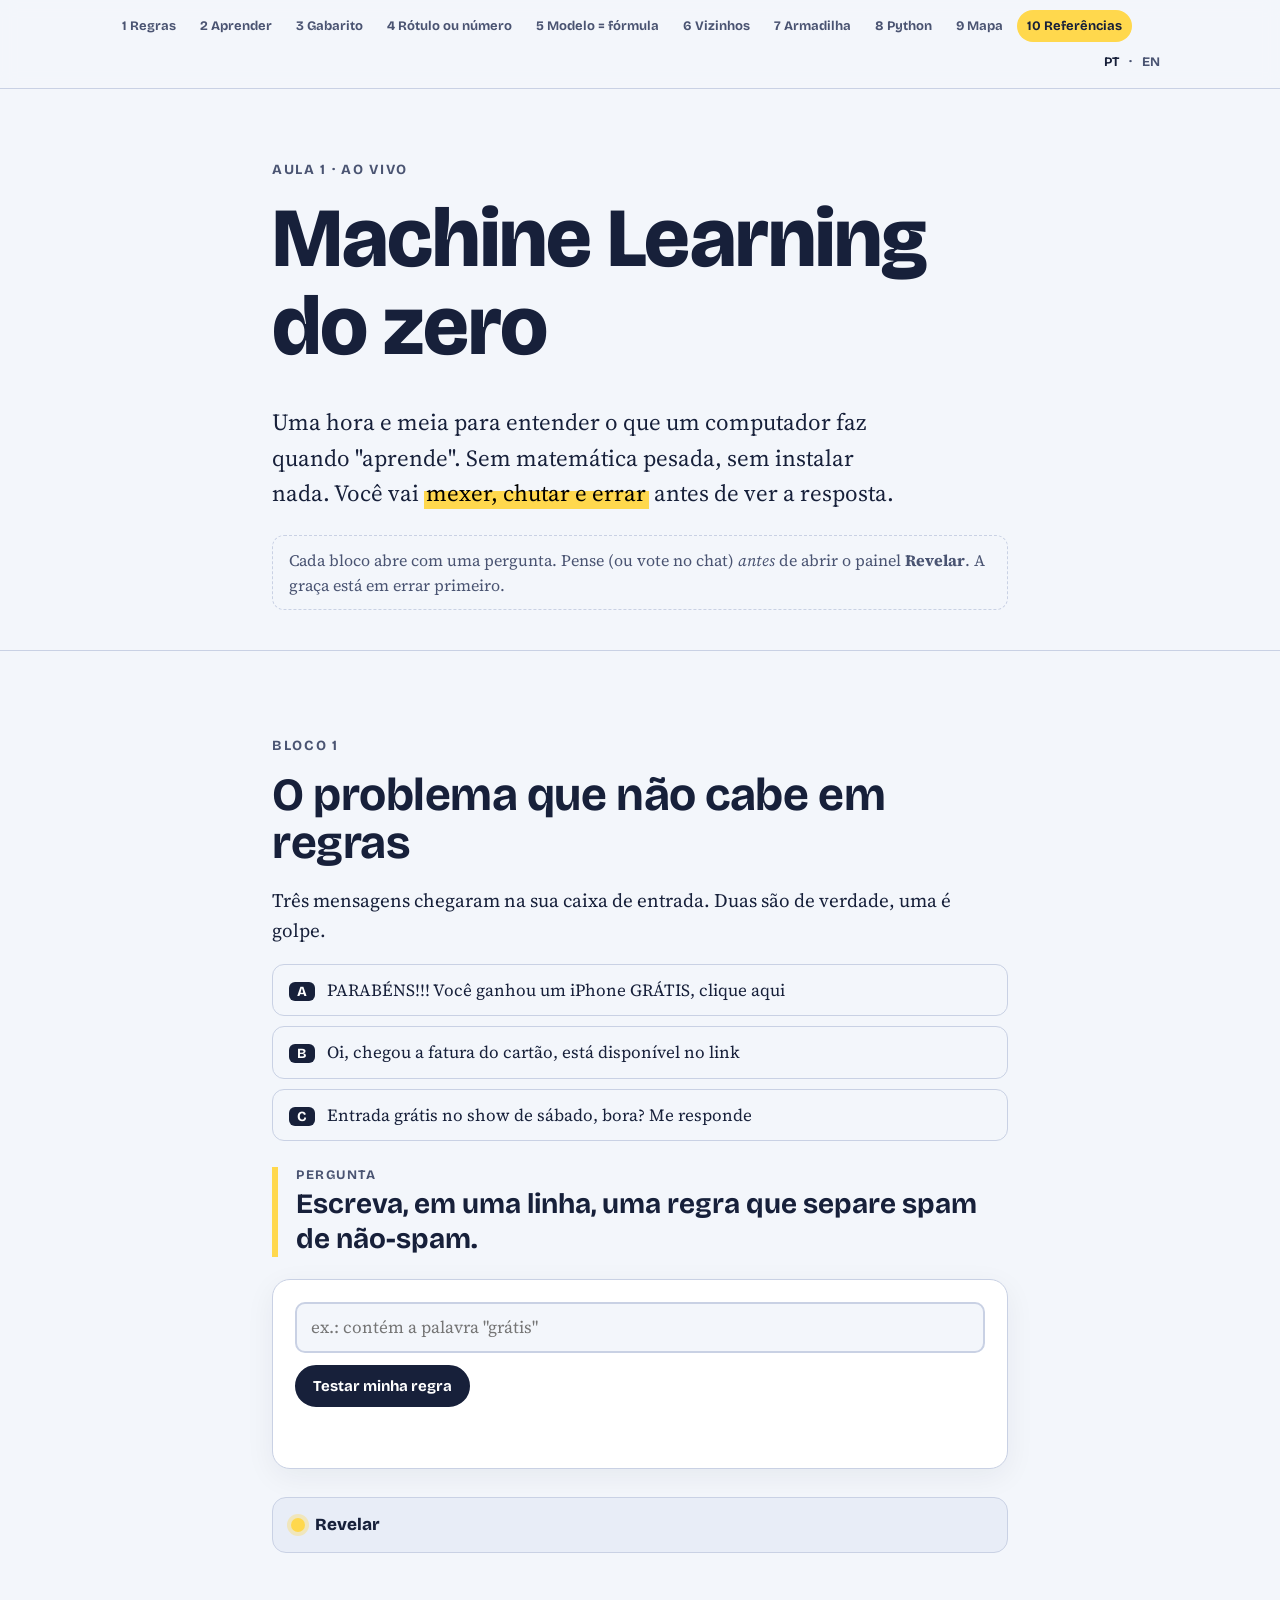
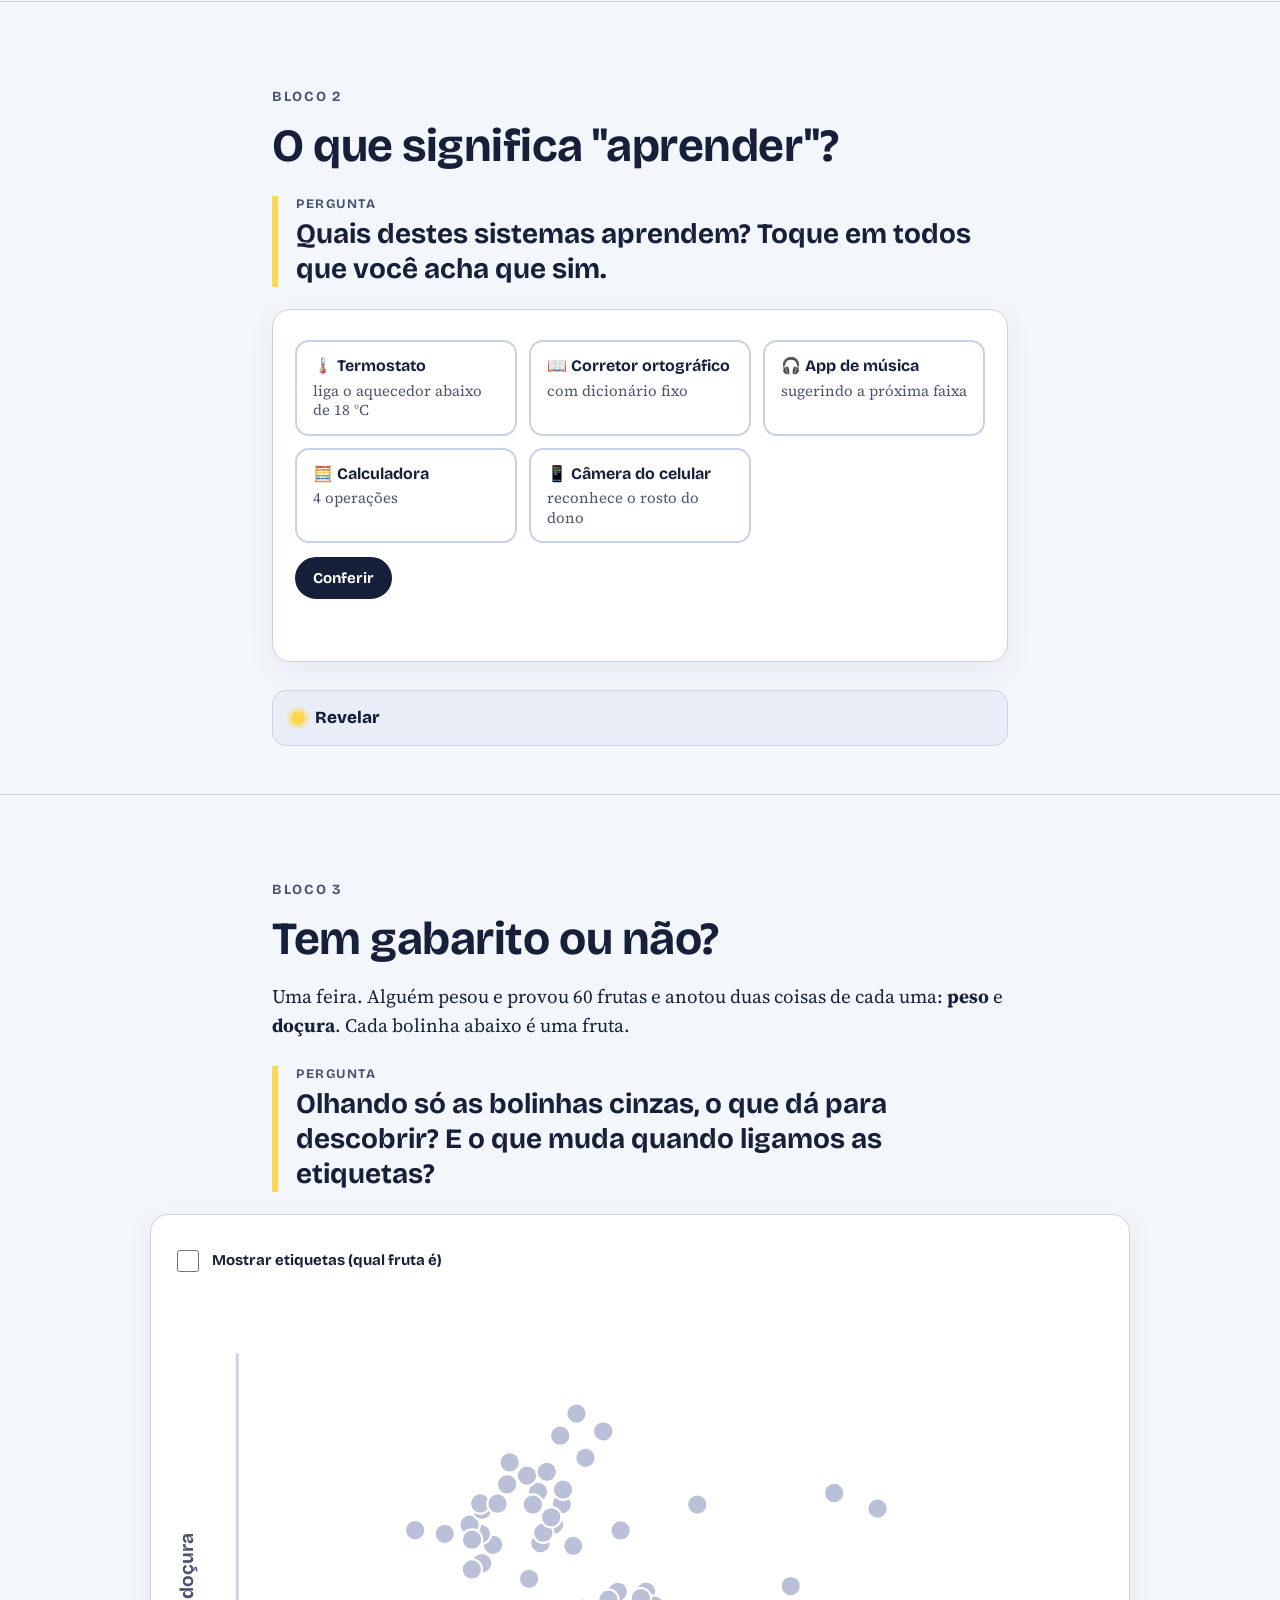
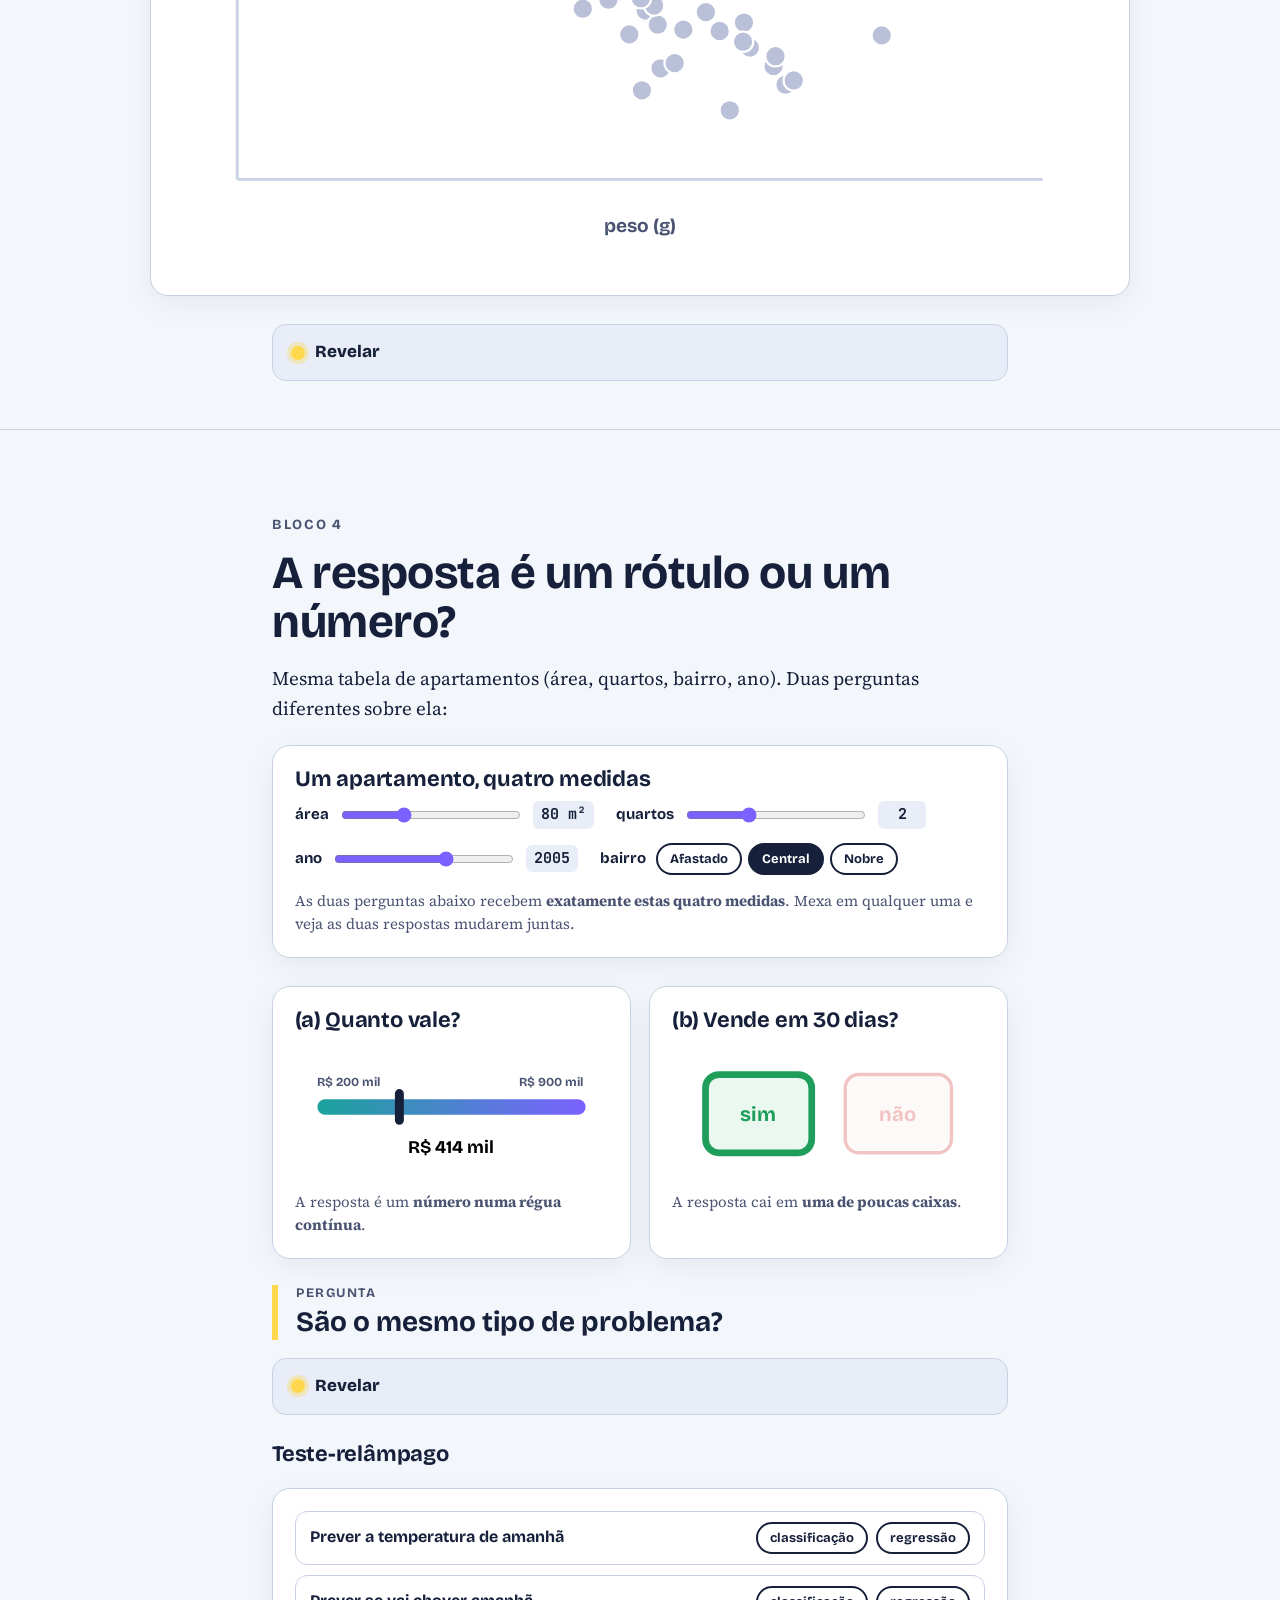
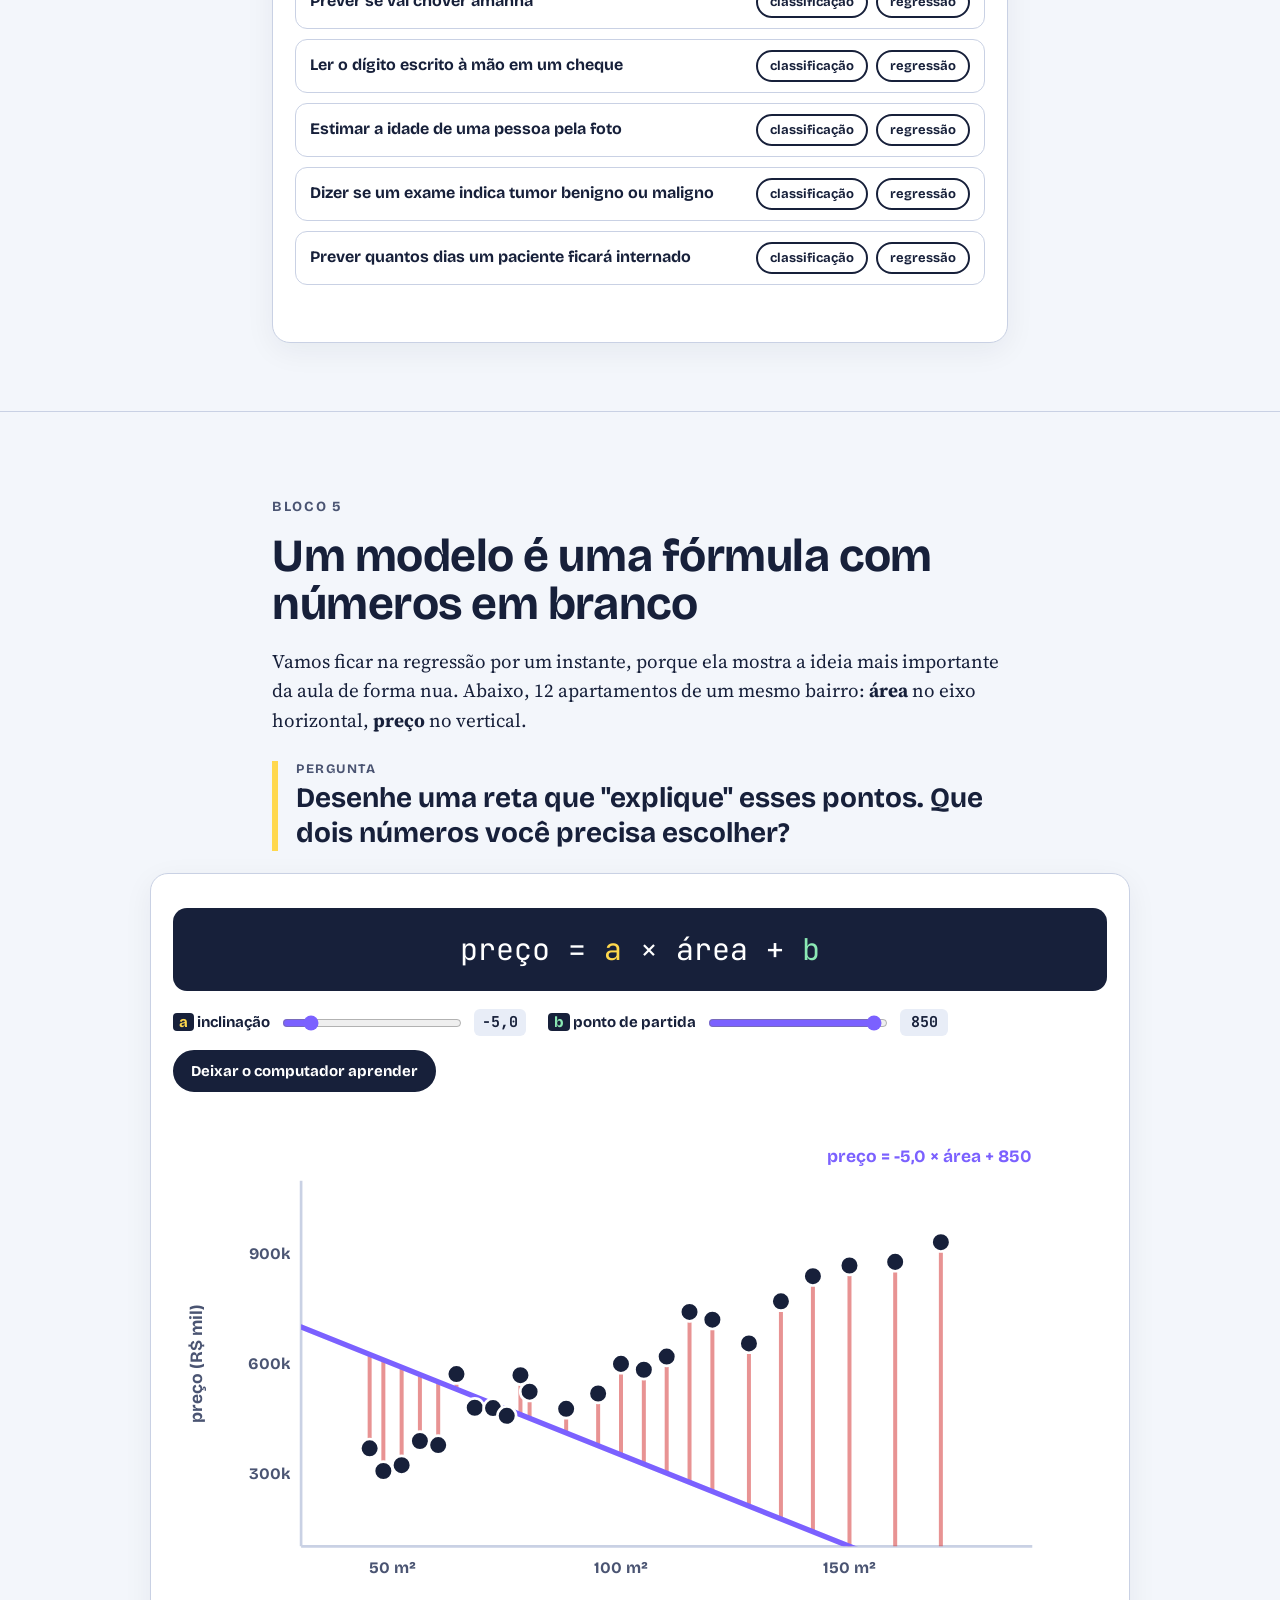
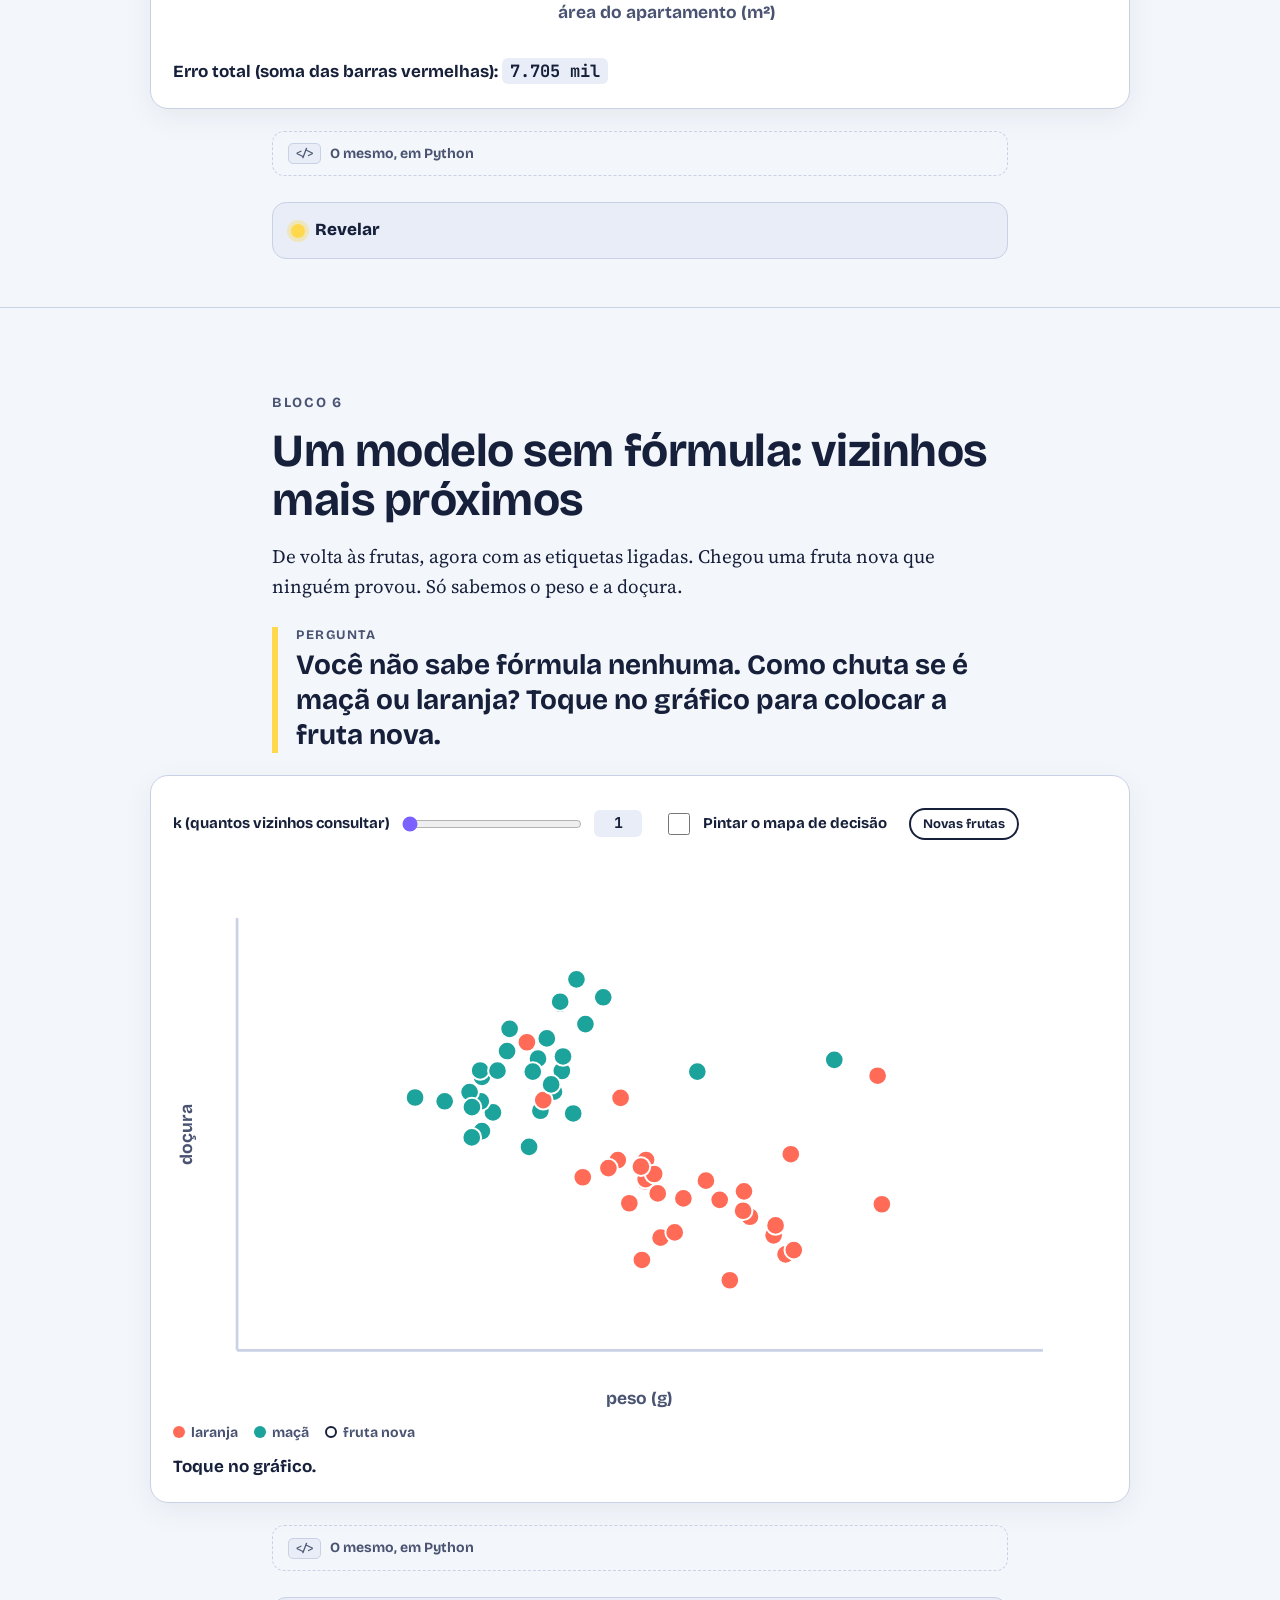
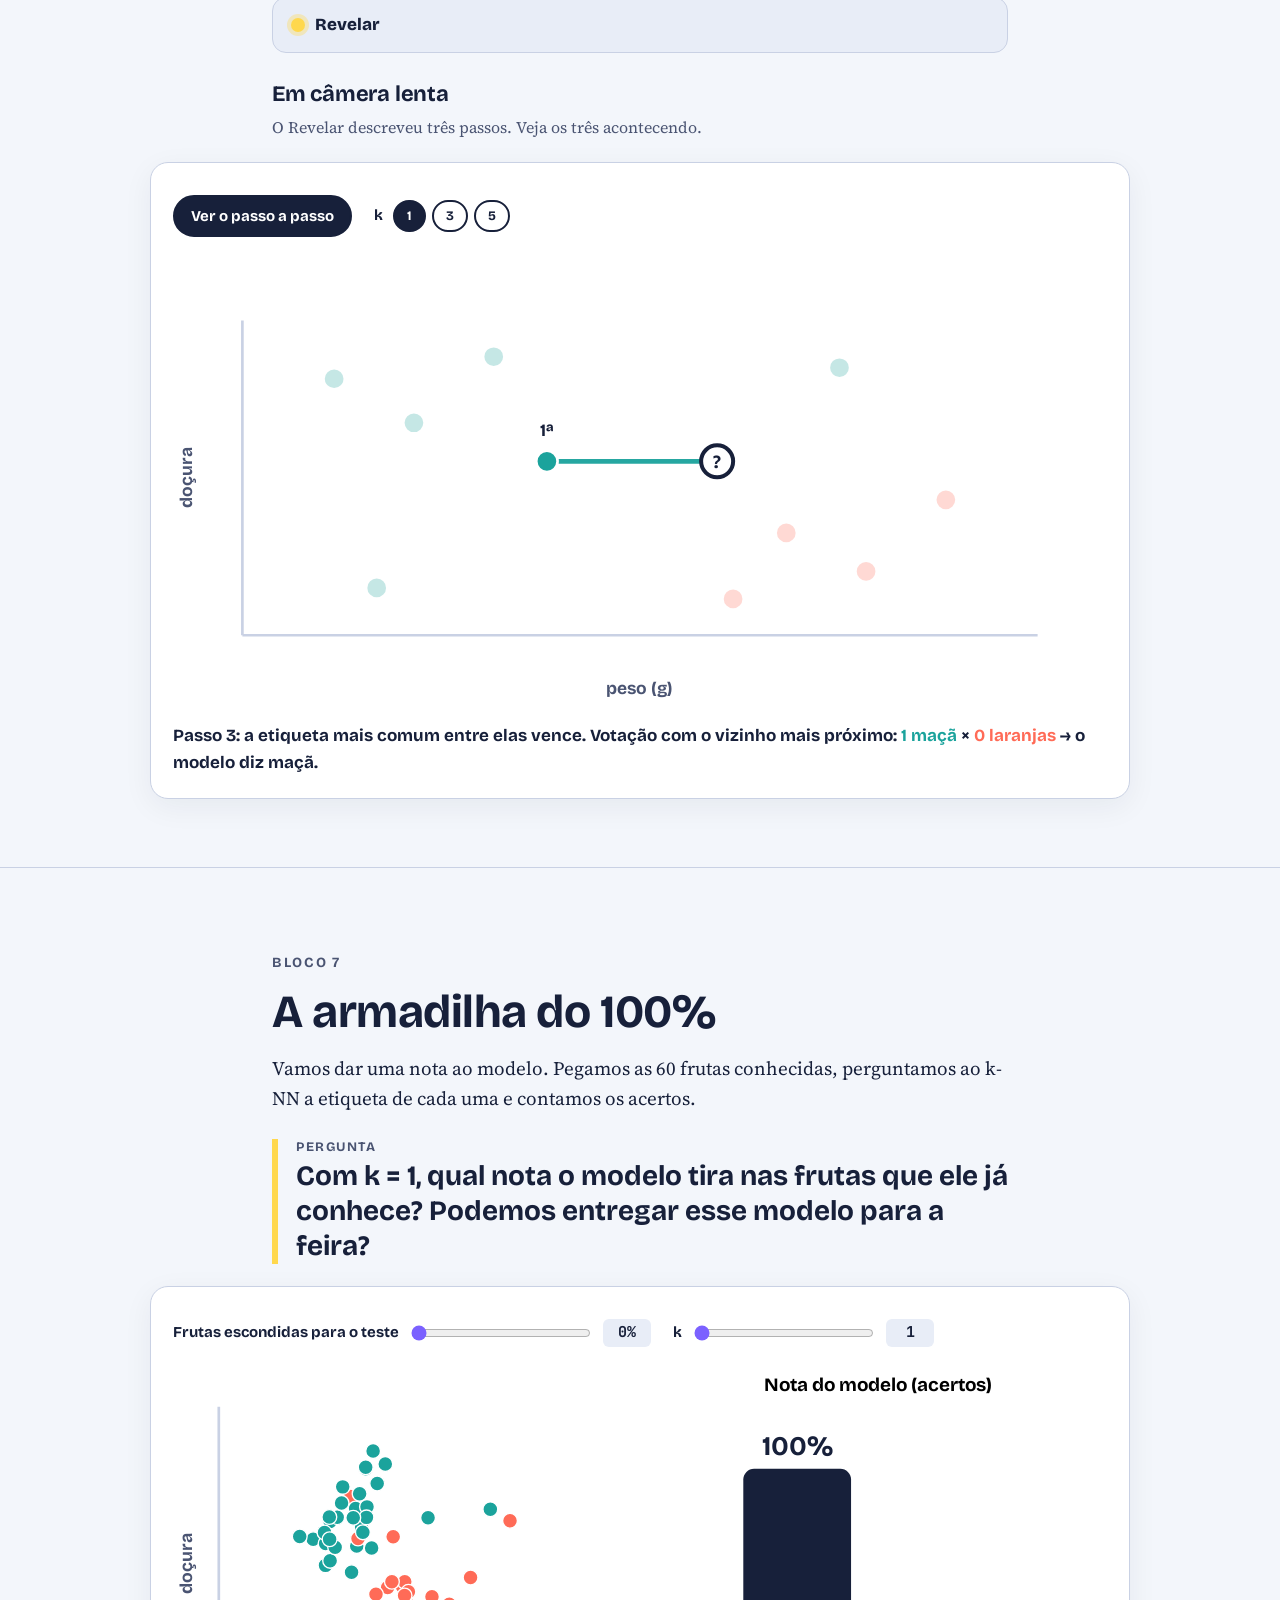
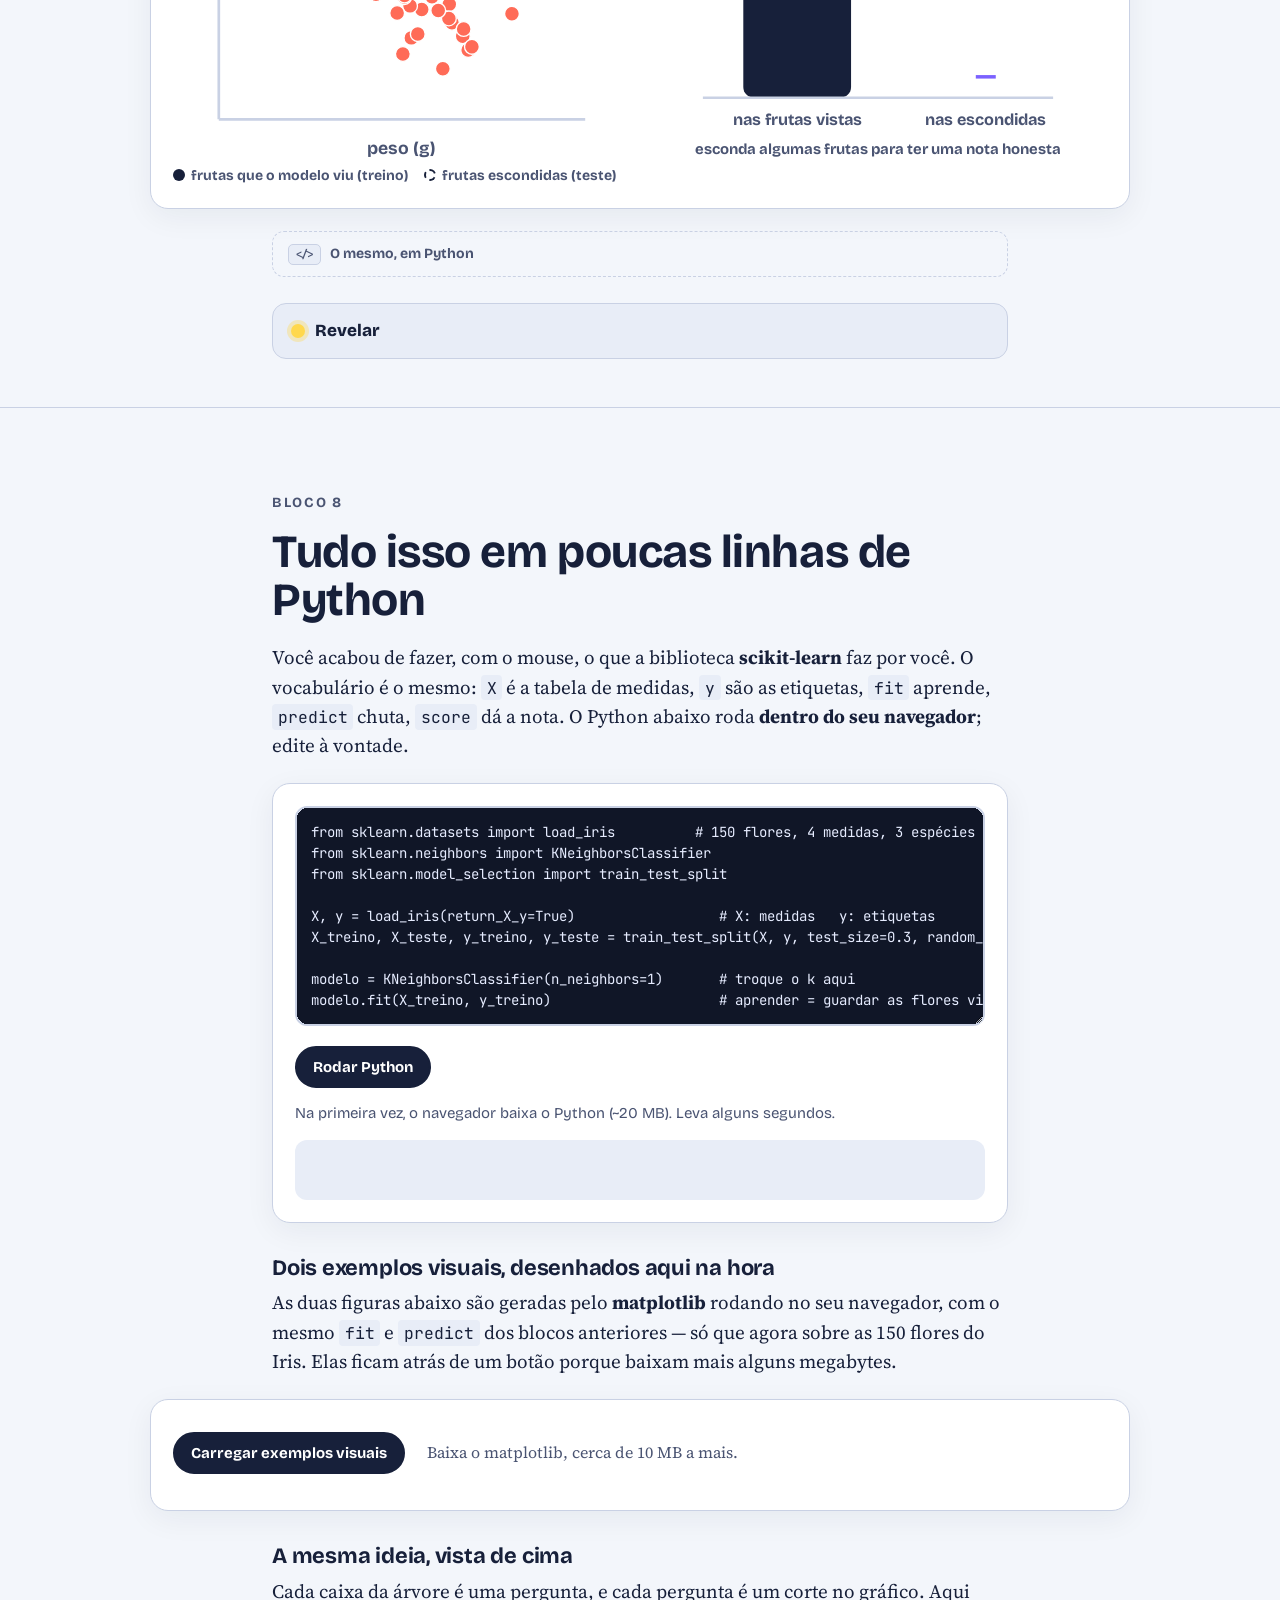
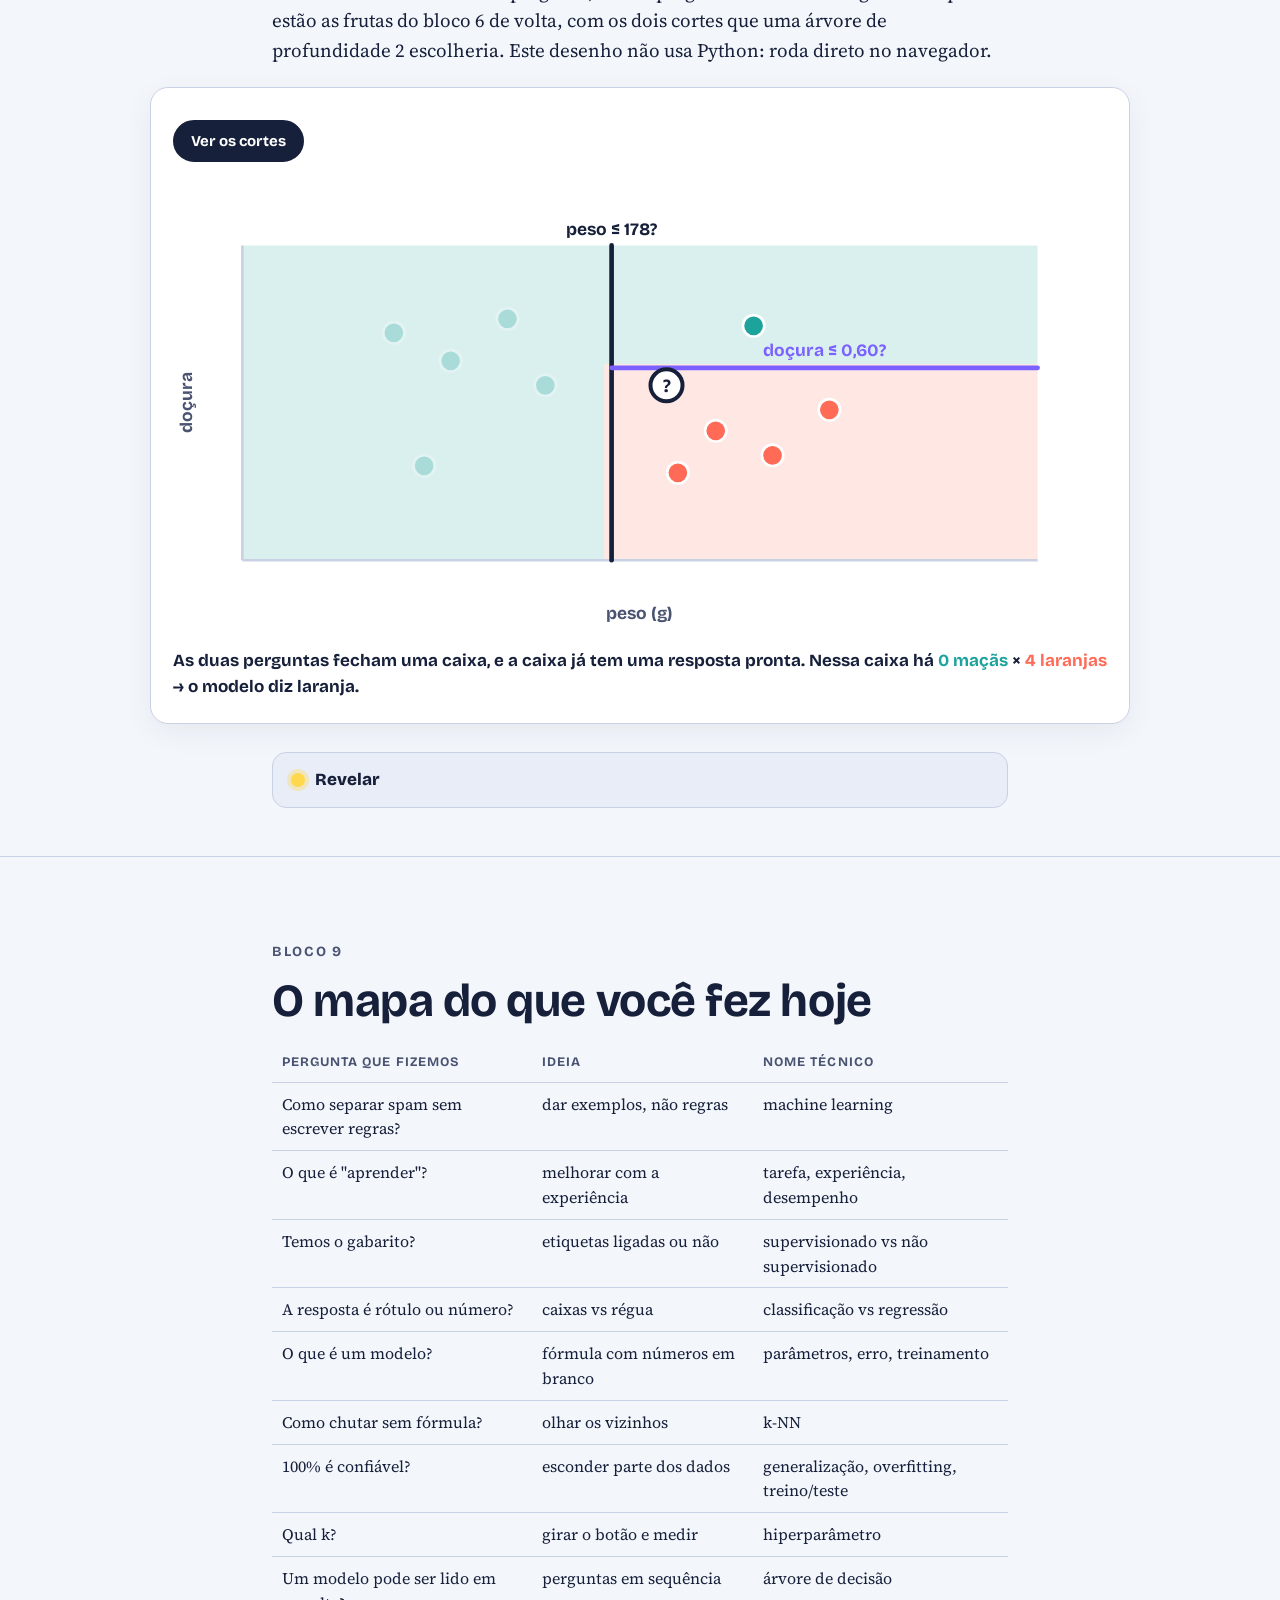
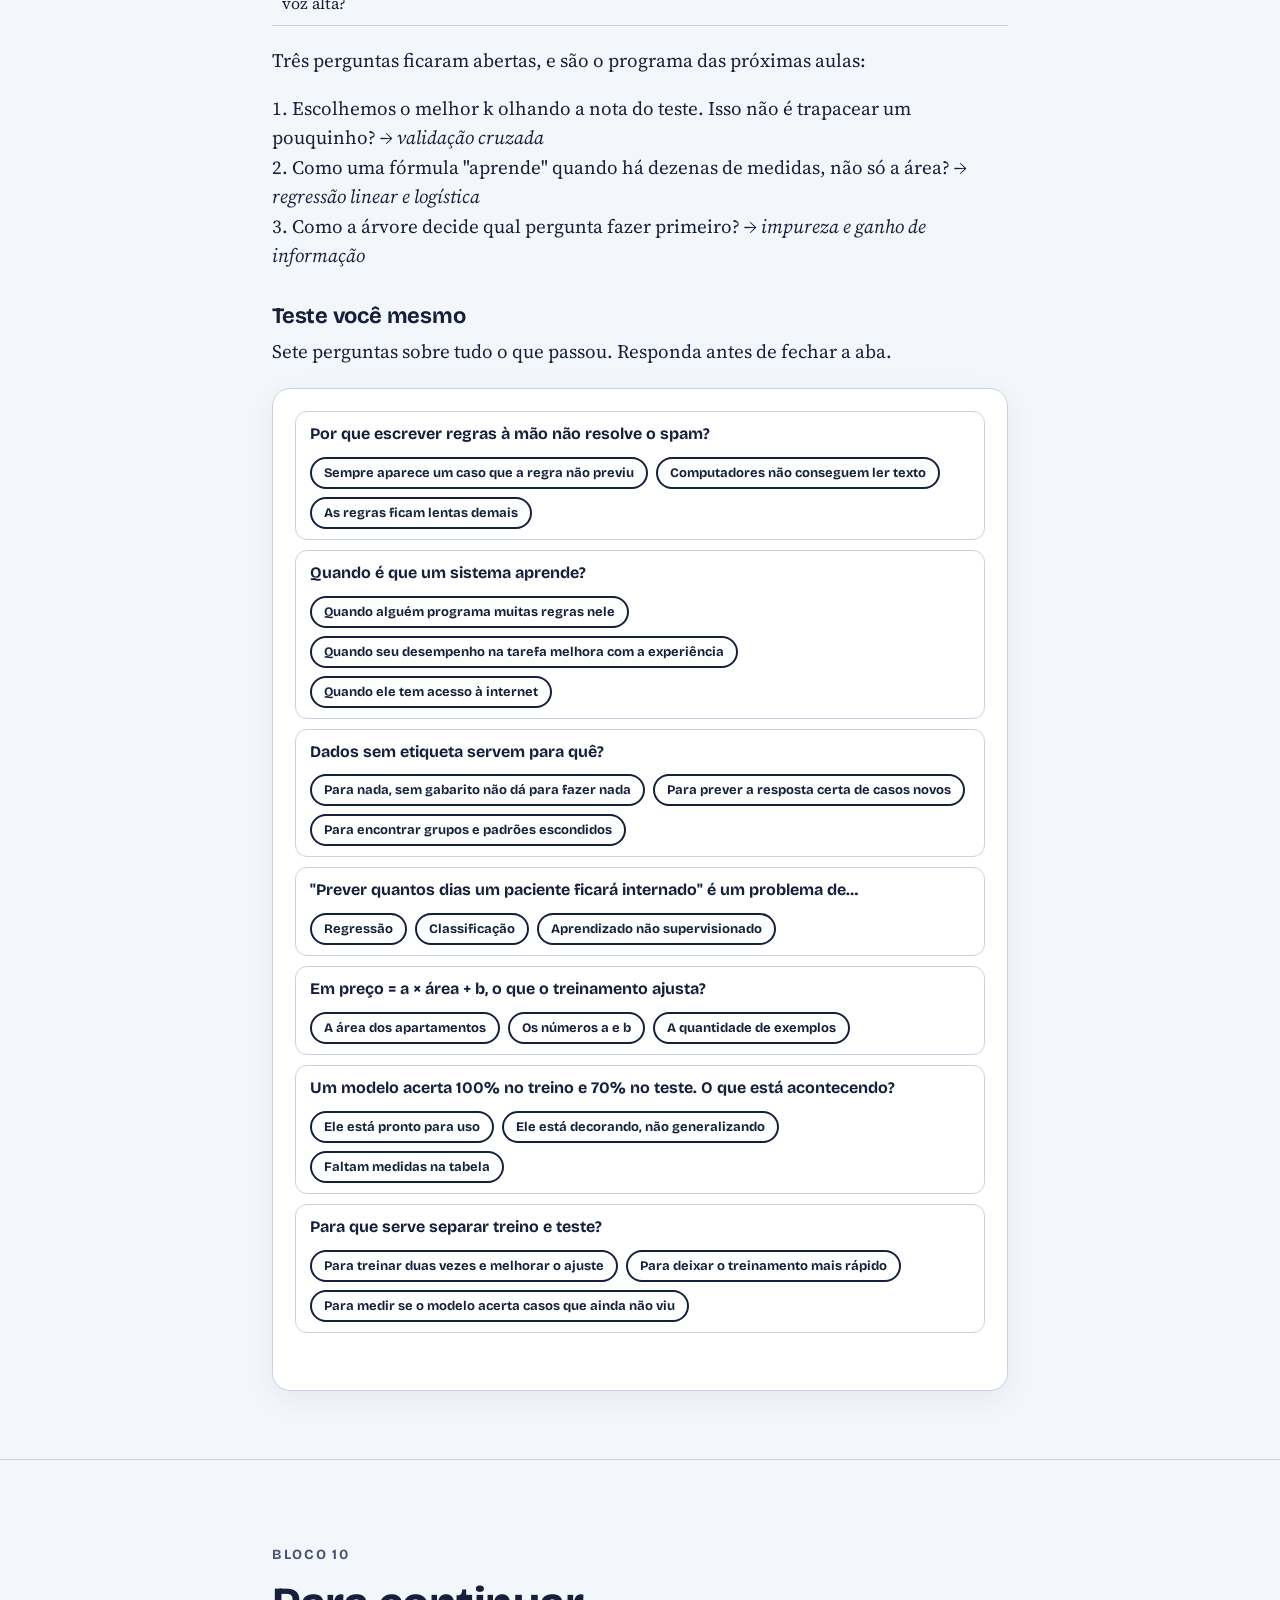
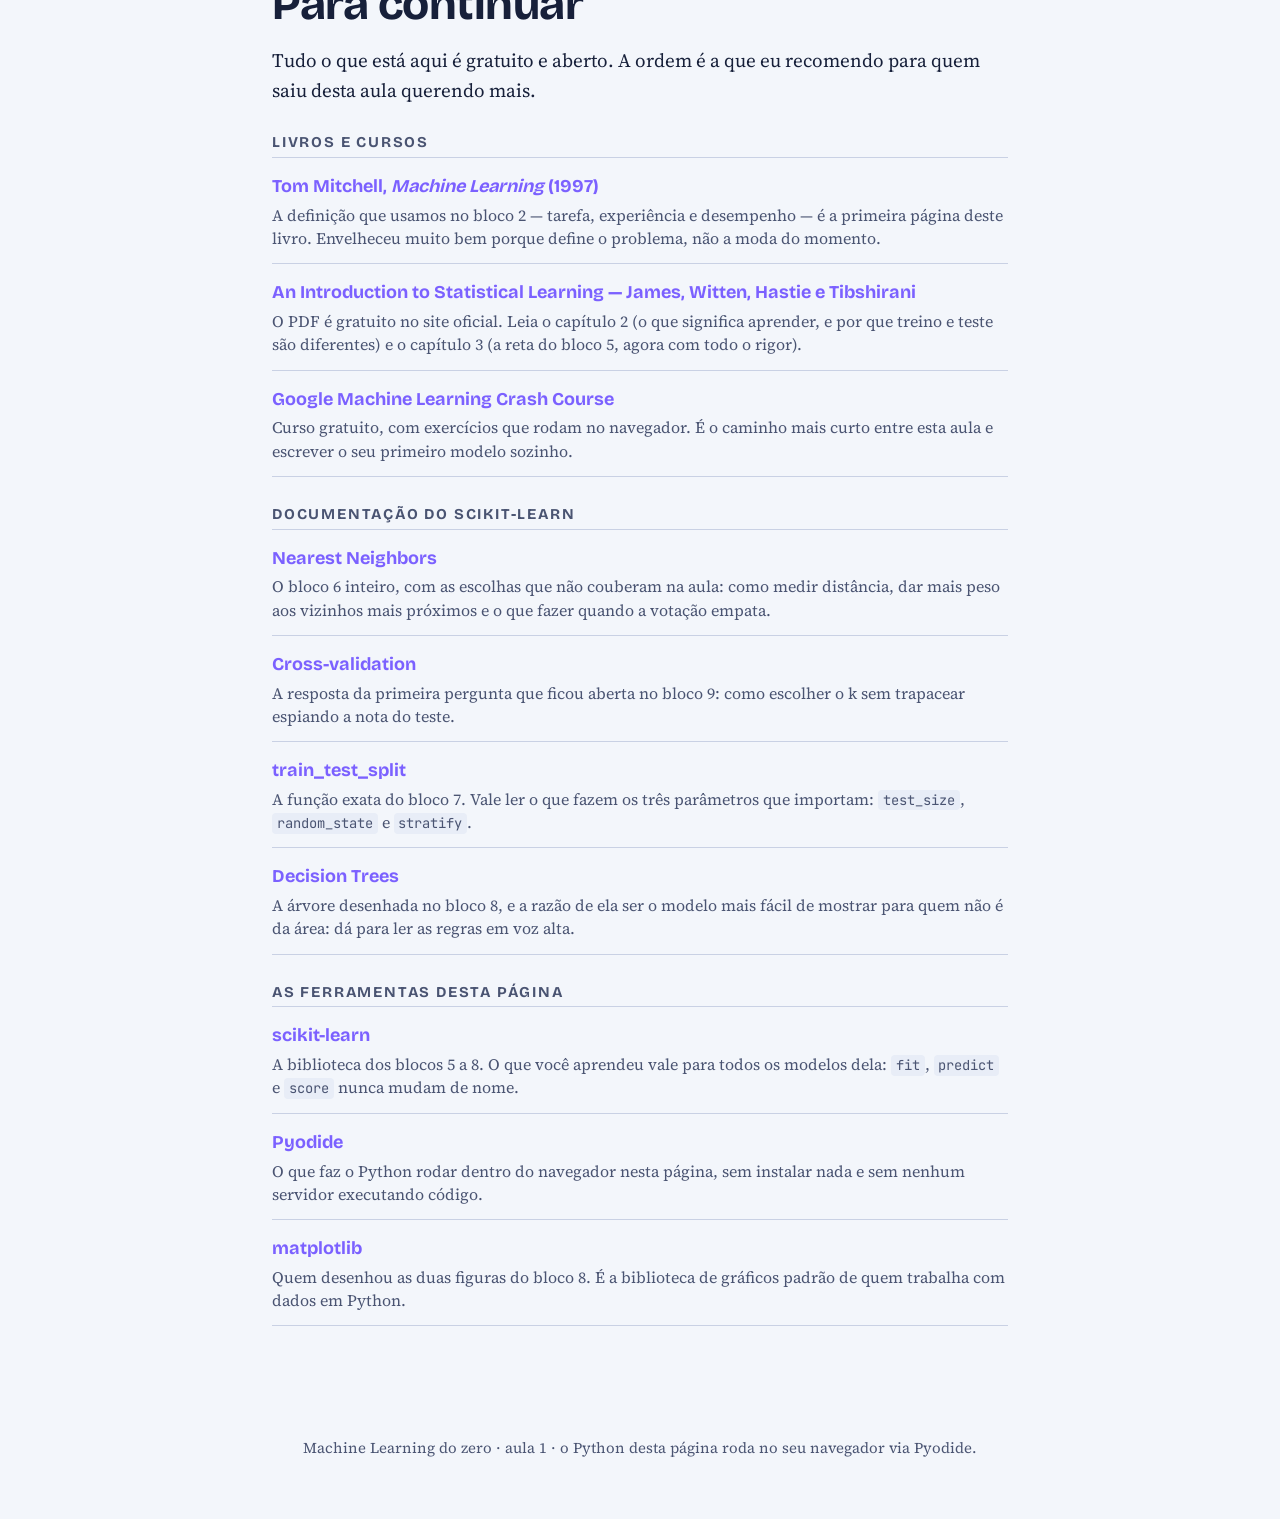
<file: site/index.html>
<!DOCTYPE html>
<html lang="pt-BR">
<head>
<meta charset="utf-8">
<meta name="viewport" content="width=device-width, initial-scale=1">
<title>Machine Learning do zero — aula interativa</title>
<meta name="description" content="Aula interativa de Machine Learning para iniciantes absolutos: dez blocos com widgets para mexer, errar e só depois ver a resposta. Roda no navegador, sem instalar nada.">
<meta property="og:type" content="article">
<meta property="og:title" content="Machine Learning do zero">
<meta property="og:description" content="Uma hora e meia para entender o que um computador faz quando aprende. Sem matemática pesada, sem instalar nada.">
<meta property="og:locale" content="pt_BR">
<meta property="og:locale:alternate" content="en_US">
<meta property="og:url" content="https://drlima.github.io/aula-ml/">
<link rel="alternate" hreflang="pt-BR" href="./">
<link rel="alternate" hreflang="en" href="en/">
<link rel="alternate" hreflang="x-default" href="./">
<link rel="preconnect" href="https://fonts.googleapis.com">
<link href="https://fonts.googleapis.com/css2?family=Bricolage+Grotesque:opsz,wght@12..96,500;12..96,700;12..96,800&family=Source+Serif+4:ital,opsz,wght@0,8..60,400;0,8..60,600;1,8..60,400&family=JetBrains+Mono:wght@400;600&display=swap" rel="stylesheet">
<link rel="stylesheet" href="assets/style.css">
</head>
<body>

<nav class="map" aria-label="Mapa da aula"><div class="wrap">
<a href="#s1">1 Regras</a><a href="#s2">2 Aprender</a><a href="#s3">3 Gabarito</a><a href="#s4">4 Rótulo ou número</a><a href="#s5">5 Modelo = fórmula</a><a href="#s6">6 Vizinhos</a><a href="#s7">7 Armadilha</a><a href="#s8">8 Python</a><a href="#s9">9 Mapa</a><a href="#s10">10 Referências</a><span class="lang"><strong>PT</strong> · <a href="en/" hreflang="en">EN</a></span>
</div></nav>

<header class="hero"><div class="wrap">
<div class="eyebrow">Aula 1 · ao vivo</div>
<h1>Machine Learning<br>do zero</h1>
<p class="lead">Uma hora e meia para entender o que um computador faz quando "aprende". Sem matemática pesada, sem instalar nada. Você vai <mark>mexer, chutar e errar</mark> antes de ver a resposta.</p>
<div class="note">Cada bloco abre com uma pergunta. Pense (ou vote no chat) <em>antes</em> de abrir o painel <strong>Revelar</strong>. A graça está em errar primeiro.</div>
</div></header>

<section class="block" id="s1"><div class="wrap">
<div class="eyebrow">Bloco 1</div>
<h2>O problema que não cabe em regras</h2>
<p>Três mensagens chegaram na sua caixa de entrada. Duas são de verdade, uma é golpe.</p>
<div class="mail"><b>A</b> PARABÉNS!!! Você ganhou um iPhone GRÁTIS, clique aqui</div>
<div class="mail"><b>B</b> Oi, chegou a fatura do cartão, está disponível no link</div>
<div class="mail"><b>C</b> Entrada grátis no show de sábado, bora? Me responde</div>
<div class="q">Escreva, em uma linha, uma regra que separe spam de não-spam.</div>
<div class="widget">
  <input type="text" id="rule" placeholder='ex.: contém a palavra "grátis"'>
  <div class="ctrls" style="margin-top:12px"><button id="ruleBtn">Testar minha regra</button></div>
  <div class="out" id="ruleOut"></div>
</div>
<details class="reveal"><summary>Revelar</summary><div class="in">
<p>Qualquer regra tem um contra-exemplo ali na tabela. "Contém grátis"? A mensagem C é da sua amiga. "Tem link"? A B é do seu banco. "Maiúsculas"? E o e-mail urgente do trabalho?</p>
<p>Você fez o que engenheiros fizeram por 30 anos: <strong>escrever regras à mão</strong>. E descobriu por que não funciona: o mundo tem mais casos do que qualquer lista consegue cobrir.</p>
<p><mark>Machine Learning é a inversão dessa lógica.</mark> Em vez de escrever a regra, damos exemplos e deixamos o computador descobrir a regra sozinho. A aula inteira vai tornar essa frase precisa.</p>
</div></details>
</div></section>

<section class="block" id="s2"><div class="wrap">
<div class="eyebrow">Bloco 2</div>
<h2>O que significa "aprender"?</h2>
<div class="q">Quais destes sistemas aprendem? Toque em todos que você acha que sim.</div>
<div class="widget">
<div class="cards" id="learnCards">
  <div class="card" data-ok="0">🌡️ Termostato<small>liga o aquecedor abaixo de 18 °C</small></div>
  <div class="card" data-ok="0">📖 Corretor ortográfico<small>com dicionário fixo</small></div>
  <div class="card" data-ok="1">🎧 App de música<small>sugerindo a próxima faixa</small></div>
  <div class="card" data-ok="0">🧮 Calculadora<small>4 operações</small></div>
  <div class="card" data-ok="1">📱 Câmera do celular<small>reconhece o rosto do dono</small></div>
</div>
<div class="ctrls"><button id="learnBtn">Conferir</button></div>
<div class="out" id="learnOut"></div>
</div>
<details class="reveal"><summary>Revelar</summary><div class="in">
<p>Só o <strong>app de música</strong> e a <strong>câmera</strong> aprendem. O critério é preciso:</p>
<p><mark>Um sistema aprende quando seu desempenho em uma tarefa melhora com a experiência.</mark> <span class="tag">Tom Mitchell, 1997</span></p>
<p>O termostato de hoje é igual ao de ontem, não importa quantos invernos passe. O app de música de hoje sugere diferente do de um mês atrás porque <em>viu mais dados</em>.</p>
<table><tr><th>Ingrediente</th><th>App de música</th><th>Filtro de spam</th></tr>
<tr><td><strong>Tarefa</strong> (o que faz)</td><td>sugerir a próxima faixa</td><td>separar spam</td></tr>
<tr><td><strong>Experiência</strong> (o que vê)</td><td>músicas ouvidas e puladas</td><td>e-mails já marcados por usuários</td></tr>
<tr><td><strong>Desempenho</strong> (como medimos)</td><td>quantas sugestões você ouviu até o fim</td><td>% de e-mails classificados certo</td></tr></table>
<p>Sempre que se perder nesta aula, a pergunta de socorro é: <em>"isso é a tarefa, a experiência ou o desempenho?"</em></p>
</div></details>
</div></section>

<section class="block" id="s3"><div class="wrap">
<div class="eyebrow">Bloco 3</div>
<h2>Tem gabarito ou não?</h2>
<p>Uma feira. Alguém pesou e provou 60 frutas e anotou duas coisas de cada uma: <strong>peso</strong> e <strong>doçura</strong>. Cada bolinha abaixo é uma fruta.</p>
<div class="q">Olhando só as bolinhas cinzas, o que dá para descobrir? E o que muda quando ligamos as etiquetas?</div>
<div class="widget wide">
<div class="ctrls"><label><input type="checkbox" id="lblToggle"> Mostrar etiquetas (qual fruta é)</label></div>
<svg id="svgLabels" viewBox="0 0 640 380" width="100%" aria-label="Gráfico de frutas"></svg>
<div class="legend" id="lblLegend" style="visibility:hidden"><span><i class="dot" style="background:var(--coral)"></i>laranja</span><span><i class="dot" style="background:var(--teal)"></i>maçã</span></div>
</div>
<details class="reveal"><summary>Revelar</summary><div class="in">
<p><strong>Sem etiquetas</strong>, você ainda enxerga alguma coisa: as bolinhas formam dois grupos. Dá para dizer "parece que há dois tipos de fruta aqui", mas não dá para dizer <em>quais</em>. Isso é <strong>aprendizado não supervisionado</strong>: encontrar estrutura escondida sem gabarito.</p>
<p><strong>Com etiquetas</strong>, o problema muda de natureza. Agora podemos aprender a relação entre as medidas e o nome, e <em>prever</em> a etiqueta de uma fruta nova. Isso é <strong>aprendizado supervisionado</strong>: os dados vêm com a resposta certa.</p>
<table><tr><th></th><th>Tem gabarito?</th><th>Tarefa</th><th>Exemplos</th></tr>
<tr><td><strong>Supervisionado</strong></td><td>sim</td><td>aprender <code>entrada → resposta</code></td><td>spam, diagnóstico, previsão de preço, reconhecer voz</td></tr>
<tr><td><strong>Não supervisionado</strong></td><td>não</td><td>encontrar grupos e padrões</td><td>segmentar clientes, detectar fraude atípica, agrupar notícias</td></tr></table>
<p>Existe uma terceira família, o <strong>aprendizado por reforço</strong> (aprender por tentativa e recompensa, como em jogos e robôs). Esta aula fica no supervisionado, onde estão a maioria das aplicações do dia a dia.</p>
<p>Falta uma peça. As frutas já chegaram em números &mdash; peso e doçura &mdash; mas as três mensagens do bloco 1 eram texto puro. Como um modelo olharia para elas? Assim:</p>
<table><tr><th>Mensagem</th><th>nº de "!"</th><th>tem link</th><th>palavras em maiúsculas</th><th>spam?</th></tr>
<tr><td><strong>A</strong> iPhone GRÁTIS</td><td>3</td><td>0</td><td>2</td><td>sim</td></tr>
<tr><td><strong>B</strong> fatura do cartão</td><td>0</td><td>1</td><td>0</td><td>não</td></tr>
<tr><td><strong>C</strong> show de sábado</td><td>0</td><td>0</td><td>0</td><td>não</td></tr></table>
<p>Cada mensagem virou uma linha de três números mais a etiqueta, exatamente o formato das frutas. <mark>Todo dado precisa virar números antes de qualquer modelo; isso se chama representação.</mark> Decidir <em>quais</em> números extrair é metade do trabalho, e é uma decisão humana: repare que a tabela acima já jogou fora quem enviou a mensagem, a hora, o idioma.</p>
<p>E um aviso que vale para o resto da aula: <strong>o modelo aprende o que os exemplos mostram, inclusive os erros de quem rotulou</strong>. Se quem marcou os e-mails confundiu promoção com golpe, o modelo vai confundir também.</p>
</div></details>
</div></section>

<section class="block" id="s4"><div class="wrap">
<div class="eyebrow">Bloco 4</div>
<h2>A resposta é um rótulo ou um número?</h2>
<p>Mesma tabela de apartamentos (área, quartos, bairro, ano). Duas perguntas diferentes sobre ela:</p>
<div class="widget">
<h3>Um apartamento, quatro medidas</h3>
<div class="ctrls">
<label>área <input type="range" id="ftArea" min="40" max="160" step="5" value="80"> <span class="val" id="vArea">80 m²</span></label>
<label>quartos <input type="range" id="ftRooms" min="1" max="4" step="1" value="2"> <span class="val" id="vRooms">2</span></label>
<label>ano <input type="range" id="ftYear" min="1970" max="2025" step="1" value="2005"> <span class="val" id="vYear">2005</span></label>
<label>bairro <span class="seg" id="ftHood" role="group" aria-label="bairro"><button class="ghost small" aria-pressed="false">Afastado</button><button class="ghost small" aria-pressed="true">Central</button><button class="ghost small" aria-pressed="false">Nobre</button></span></label>
</div>
<p style="font-size:15px;color:var(--ink-2);margin:4px 0 0">As duas perguntas abaixo recebem <strong>exatamente estas quatro medidas</strong>. Mexa em qualquer uma e veja as duas respostas mudarem juntas.</p>
</div>
<div class="two">
<div class="widget" style="margin:0"><h3>(a) Quanto vale?</h3>
<svg viewBox="0 0 280 120" width="100%"><defs><linearGradient id="g1" x1="0" x2="1"><stop offset="0" stop-color="#1BA39C"/><stop offset="1" stop-color="#7B61FF"/></linearGradient></defs>
<rect x="20" y="52" width="240" height="14" rx="7" fill="url(#g1)"/><g id="priceKnob"><rect x="146" y="43" width="8" height="32" rx="4" fill="#17203A"/></g>
<text x="20" y="40" font-size="11" fill="#4A5472">R$ 200 mil</text><text x="200" y="40" font-size="11" fill="#4A5472">R$ 900 mil</text>
<text id="priceTxt" x="140" y="100" font-size="16" text-anchor="middle">R$ 480 mil</text></svg>
<p style="font-size:15px;color:var(--ink-2);margin:6px 0 0">A resposta é um <strong>número numa régua contínua</strong>.</p></div>
<div class="widget" style="margin:0"><h3>(b) Vende em 30 dias?</h3>
<svg viewBox="0 0 280 120" width="100%">
<g id="binA" class="answer"><rect x="30" y="30" width="95" height="70" rx="12" fill="#EAF8F0" stroke="#1E9E5A" stroke-width="3"/><text x="77" y="72" font-size="18" text-anchor="middle" fill="#1E9E5A">sim</text></g>
<g id="binB" class="answer"><rect x="155" y="30" width="95" height="70" rx="12" fill="#FDEDED" stroke="#D63B3B" stroke-width="3"/><text x="202" y="72" font-size="18" text-anchor="middle" fill="#D63B3B">não</text></g></svg>
<p style="font-size:15px;color:var(--ink-2);margin:6px 0 0">A resposta cai em <strong>uma de poucas caixas</strong>.</p></div>
</div>
<div class="q" style="margin-top:26px">São o mesmo tipo de problema?</div>
<details class="reveal"><summary>Revelar</summary><div class="in">
<p>A <strong>entrada</strong> é idêntica. O que muda é o <strong>tipo de saída</strong>:</p>
<p>(a) um número contínuo → <mark>regressão</mark> · (b) uma categoria entre poucas → <mark>classificação</mark></p>
<p>A distinção está só na saída. Não é "regressão é mais matemática" nem "regressão tem números na entrada". A pergunta é uma só: <em>a resposta é um rótulo ou uma quantidade?</em></p>
</div></details>
<h3 style="margin-top:28px">Teste-relâmpago</h3>
<div class="widget"><div class="quiz" id="quiz"></div><div class="out" id="quizOut"></div></div>
</div></section>

<section class="block" id="s5"><div class="wrap">
<div class="eyebrow">Bloco 5</div>
<h2>Um modelo é uma fórmula com números em branco</h2>
<p>Vamos ficar na regressão por um instante, porque ela mostra a ideia mais importante da aula de forma nua. Abaixo, 12 apartamentos de um mesmo bairro: <strong>área</strong> no eixo horizontal, <strong>preço</strong> no vertical.</p>
<div class="q">Desenhe uma reta que "explique" esses pontos. Que dois números você precisa escolher?</div>
<div class="widget wide">
<div class="formula">preço = <span class="a">a</span> × área + <span class="b">b</span></div>
<div class="ctrls">
<label><span><span style="color:var(--marker);background:var(--ink);padding:0 6px;border-radius:4px">a</span> inclinação</span> <input type="range" id="slA" min="-8" max="16" step="0.1" value="-5"> <span class="val" id="vA">-5,0</span></label>
<label><span><span style="color:#8BE9B4;background:var(--ink);padding:0 6px;border-radius:4px">b</span> ponto de partida</span> <input type="range" id="slB" min="-400" max="900" step="5" value="850"> <span class="val" id="vB">850</span></label>
<button id="fitBtn">Deixar o computador aprender</button>
</div>
<svg id="svgReg" viewBox="0 0 700 400" width="100%" aria-label="Gráfico área versus preço"></svg>
<div class="out">Erro total (soma das barras vermelhas): <span class="val" id="errV">—</span></div>
</div>
<details class="code"><summary>O mesmo, em Python</summary><div class="in">
<p class="tie">Os dois sliders que você moveu são estes dois números. Aqui não há botão: o <code>fit</code> faz a busca que o "deixar o computador aprender" fez.</p>
<pre><code class="py">from sklearn.linear_model import LinearRegression

X = [[45], [52], [60], [68]]   # a área de cada apartamento
y = [310, 360, 395, 440]       # o preço de cada um

modelo = LinearRegression()
modelo.fit(X, y)               # procura o melhor a e o melhor b

print(modelo.coef_[0])         # o "a" do slider: a inclinação
print(modelo.intercept_)       # o "b" do slider: o ponto de partida</code></pre>
</div></details>
<details class="reveal"><summary>Revelar</summary><div class="in">
<p>Você escolheu dois números, <strong>a</strong> e <strong>b</strong>. Enquanto mexia neles, tentava diminuir as barras vermelhas: a distância entre o que a reta <em>prevê</em> e o que aconteceu de verdade. Isso é exatamente o que um computador faz ao "aprender", só que muito mais rápido e para milhares de números de uma vez.</p>
<p><mark>Um modelo é uma fórmula com espaços em branco. Aprender é preencher os espaços com os números que deixam o erro menor.</mark></p>
<p>Isso desmonta uma confusão comum: o computador não "entende" apartamentos. Ele ajusta números em uma fórmula até que ela imite os exemplos. Quanto mais exemplos, melhor o ajuste. Quando o botão "deixar o computador aprender" moveu os controles sozinho, foi isso: uma busca pelos melhores <strong>a</strong> e <strong>b</strong>.</p>
<p>Os nomes técnicos, para você reconhecer depois: os números em branco são os <strong>parâmetros</strong>; as barras vermelhas somadas são a <strong>função de erro</strong>; o ajuste automático é o <strong>treinamento</strong>.</p>
</div></details>
</div></section>

<section class="block" id="s6"><div class="wrap">
<div class="eyebrow">Bloco 6</div>
<h2>Um modelo sem fórmula: vizinhos mais próximos</h2>
<p>De volta às frutas, agora com as etiquetas ligadas. Chegou uma fruta nova que ninguém provou. Só sabemos o peso e a doçura.</p>
<div class="q">Você não sabe fórmula nenhuma. Como chuta se é maçã ou laranja? Toque no gráfico para colocar a fruta nova.</div>
<div class="widget wide">
<div class="ctrls">
<label>k (quantos vizinhos consultar) <input type="range" id="slK" min="1" max="25" step="2" value="1"> <span class="val" id="vK">1</span></label>
<label><input type="checkbox" id="mapToggle"> Pintar o mapa de decisão</label>
<button class="ghost small" id="shuffleBtn">Novas frutas</button>
</div>
<svg id="svgKnn" viewBox="0 0 700 420" width="100%" style="cursor:crosshair" aria-label="Playground de vizinhos mais próximos"></svg>
<div class="legend"><span><i class="dot" style="background:var(--coral)"></i>laranja</span><span><i class="dot" style="background:var(--teal)"></i>maçã</span><span><i class="dot" style="background:#fff;border:2px solid var(--ink)"></i>fruta nova</span></div>
<div class="out" id="knnOut">Toque no gráfico.</div>
</div>
<details class="code"><summary>O mesmo, em Python</summary><div class="in">
<p class="tie">A fruta que você colocou no gráfico é a linha <code>fruta_nova</code>, e o slider do k é o <code>n_neighbors</code>.</p>
<pre><code class="py">from sklearn.neighbors import KNeighborsClassifier

X = [[150, 0.62], [205, 0.40], [148, 0.66]]   # peso e doçura
y = ["maçã", "laranja", "maçã"]               # a etiqueta de cada uma

modelo = KNeighborsClassifier(n_neighbors=3)  # o k do slider
modelo.fit(X, y)                              # aqui, aprender = guardar

fruta_nova = [[170, 0.55]]                    # a que você colocou no gráfico
print(modelo.predict(fruta_nova))             # a etiqueta que venceu a votação</code></pre>
</div></details>
<details class="reveal"><summary>Revelar</summary><div class="in">
<p>Você provavelmente pensou: "olho as frutas parecidas ao redor". Isso tem nome: <strong>k vizinhos mais próximos</strong> (k-NN). Para classificar uma fruta nova: meça a distância dela a todas as conhecidas, pegue as <strong>k</strong> mais próximas, e a etiqueta vence <strong>por votação</strong>.</p>
<p>Repare que aqui não há fórmula com números em branco. O modelo simplesmente <em>guarda</em> os exemplos. E ainda assim é ML: com mais frutas provadas, a votação fica mais confiável. Então "modelo" é um termo largo: às vezes é uma fórmula ajustada, às vezes é uma memória organizada. O que todos têm em comum é que <mark>transformam exemplos passados em previsões para casos novos</mark>.</p>
<p>O mapa de decisão pinta o que o modelo responderia em <em>cada</em> ponto do gráfico. Note como com k = 1 ele fica cheio de ilhas estranhas ao redor de frutas isoladas, e como as fronteiras suavizam quando k cresce. Guarde essa imagem para o próximo bloco.</p>
</div></details>
<h3 style="margin-top:30px">Em câmera lenta</h3>
<p style="font-size:16px;color:var(--ink-2)">O Revelar descreveu três passos. Veja os três acontecendo.</p>
<div class="widget wide">
<div class="ctrls">
<button id="stepBtn">Ver o passo a passo</button>
<label id="stepKWrap">k <span class="seg" id="stepK" role="group" aria-label="k"></span></label>
</div>
<svg id="svgSteps" viewBox="0 0 700 340" width="100%" aria-label="Como o k-NN decide, passo a passo"></svg>
<div class="out" id="stepOut"></div>
</div>
</div></section>

<section class="block" id="s7"><div class="wrap">
<div class="eyebrow">Bloco 7</div>
<h2>A armadilha do 100%</h2>
<p>Vamos dar uma nota ao modelo. Pegamos as 60 frutas conhecidas, perguntamos ao k-NN a etiqueta de cada uma e contamos os acertos.</p>
<div class="q">Com k = 1, qual nota o modelo tira nas frutas que ele já conhece? Podemos entregar esse modelo para a feira?</div>
<div class="widget wide">
<div class="ctrls">
<label>Frutas escondidas para o teste <input type="range" id="slHide" min="0" max="80" step="5" value="0"> <span class="val" id="vHide">0%</span></label>
<label>k <input type="range" id="slK2" min="1" max="25" step="2" value="1"> <span class="val" id="vK2">1</span></label>
</div>
<div class="two">
<svg id="svgSplit" viewBox="0 0 340 300" width="100%" aria-label="Frutas vistas e escondidas"></svg>
<svg id="svgScore" viewBox="0 0 340 300" width="100%" aria-label="Nota do modelo"></svg>
</div>
<div class="legend"><span><i class="dot" style="background:var(--ink)"></i>frutas que o modelo viu (treino)</span><span><i class="dot" style="background:#fff;border:2px dashed var(--ink)"></i>frutas escondidas (teste)</span></div>
</div>
<details class="code"><summary>O mesmo, em Python</summary><div class="in">
<p class="tie">O controle de frutas escondidas é o <code>test_size</code>, e as duas barras do gráfico são estas duas notas.</p>
<pre><code class="py">from sklearn.model_selection import train_test_split

# esconde 30% das frutas antes de treinar
X_treino, X_teste, y_treino, y_teste = train_test_split(
    X, y, test_size=0.3, random_state=7)

modelo = KNeighborsClassifier(n_neighbors=1)
modelo.fit(X_treino, y_treino)             # só enxerga as frutas do treino

print(modelo.score(X_treino, y_treino))    # barra escura: nas que viu
print(modelo.score(X_teste, y_teste))      # barra roxa: nas escondidas</code></pre>
</div></details>
<details class="reveal"><summary>Revelar</summary><div class="in">
<p>Com k = 1 e 0% escondido, a nota é <strong>100%</strong>. E é uma mentira. Quando perguntamos sobre uma fruta que já está na memória, o vizinho mais próximo dela é <em>ela mesma</em>. O modelo não previu nada: decorou.</p>
<p>Avaliar no mesmo dado em que se aprendeu é corrigir uma prova cujo gabarito o aluno já leu. Daí a ideia central da disciplina inteira:</p>
<p><mark>O objetivo de um modelo não é acertar os exemplos que viu. É acertar os que ainda não viu.</mark> Isso se chama <strong>generalização</strong>. Um modelo que só acerta o treino está <strong>decorando</strong>, e o nome técnico é <em>overfitting</em>.</p>
<p>A solução é honesta e simples: <strong>esconder uma parte dos dados</strong> antes de treinar e só olhar a nota nelas. Mova o controle de frutas escondidas: a nota de treino continua alta e a de teste conta a verdade. Depois mova o k: com k pequeno o modelo decora (treino 100%, teste abaixo); com k enorme ele responde sempre a fruta mais comum (as duas notas caem). O meio costuma ser o melhor. O <strong>k</strong> é um número que <em>nós</em> escolhemos antes do treino, um <strong>hiperparâmetro</strong>; boa parte do trabalho prático em ML é girar botões assim e medir.</p>
</div></details>
</div></section>

<section class="block" id="s8"><div class="wrap">
<div class="eyebrow">Bloco 8</div>
<h2>Tudo isso em poucas linhas de Python</h2>
<p>Você acabou de fazer, com o mouse, o que a biblioteca <strong>scikit-learn</strong> faz por você. O vocabulário é o mesmo: <code>X</code> é a tabela de medidas, <code>y</code> são as etiquetas, <code>fit</code> aprende, <code>predict</code> chuta, <code>score</code> dá a nota. O Python abaixo roda <strong>dentro do seu navegador</strong>; edite à vontade.</p>
<div class="widget">
<textarea id="py" spellcheck="false">from sklearn.datasets import load_iris          # 150 flores, 4 medidas, 3 espécies
from sklearn.neighbors import KNeighborsClassifier
from sklearn.model_selection import train_test_split

X, y = load_iris(return_X_y=True)                  # X: medidas   y: etiquetas
X_treino, X_teste, y_treino, y_teste = train_test_split(X, y, test_size=0.3, random_state=7)

modelo = KNeighborsClassifier(n_neighbors=1)       # troque o k aqui
modelo.fit(X_treino, y_treino)                     # aprender = guardar as flores vistas

print("Nota nas flores vistas    :", modelo.score(X_treino, y_treino))
print("Nota nas flores escondidas:", round(modelo.score(X_teste, y_teste), 3))</textarea>
<div class="ctrls" style="margin-top:12px"><button id="runBtn">Rodar Python</button><span id="pyStatus" style="font-weight:400;color:var(--ink-2)">Na primeira vez, o navegador baixa o Python (~20 MB). Leva alguns segundos.</span></div>
<div class="console" id="pyOut"></div>
</div>

<h3 style="margin-top:34px">Dois exemplos visuais, desenhados aqui na hora</h3>
<p>As duas figuras abaixo são geradas pelo <strong>matplotlib</strong> rodando no seu navegador, com o mesmo <code>fit</code> e <code>predict</code> dos blocos anteriores &mdash; só que agora sobre as 150 flores do Iris. Elas ficam atrás de um botão porque baixam mais alguns megabytes.</p>
<div class="widget wide">
<div class="ctrls"><button id="vizBtn">Carregar exemplos visuais</button><span id="vizNote" style="font-weight:400;color:var(--ink-2);font-family:var(--body);font-size:16px">Baixa o matplotlib, cerca de 10&nbsp;MB a mais.</span></div>

<div id="vizWrap" hidden>
  <h3 style="margin-top:22px">a) O mapa de decisão do bloco 6, agora no Iris</h3>
  <p style="font-size:16px;color:var(--ink-2)">Mesma ideia do mapa que você pintou com o mouse: perguntar ao modelo a resposta de <em>cada</em> ponto do plano. Mova o k e veja as ilhas sumirem.</p>
  <div class="ctrls"><label>k (quantos vizinhos consultar) <input type="range" id="slKviz" min="1" max="25" step="2" value="5"> <span class="val" id="vKviz">5</span></label></div>
  <div class="fig" id="figKnn"><img id="imgKnn" alt="Fronteira de decisão do k-NN sobre as pétalas do Iris"></div>
  <details class="code"><summary>O código que desenhou esta figura</summary><div class="in">
  <p class="tie">É o mesmo <code>fit</code> do bloco 6. O que mudou foi só perguntar a resposta de milhares de pontos de uma vez para poder pintar o fundo.</p>
  <pre><code class="py" id="codeKnn">import matplotlib
matplotlib.use("Agg")          # desenha na memória, não numa janela
import io, base64
import numpy as np
import matplotlib.pyplot as plt
from matplotlib.colors import ListedColormap
from sklearn.datasets import load_iris
from sklearn.neighbors import KNeighborsClassifier

iris = load_iris()
X = iris.data[:, 2:4]          # só 2 medidas: comprimento e largura da pétala
y = iris.target                # 0 setosa, 1 versicolor, 2 virginica

modelo = KNeighborsClassifier(n_neighbors=k)   # o k vem do slider acima
modelo.fit(X, y)                               # o mesmo fit do bloco 6

# pergunta ao modelo a resposta de CADA ponto do plano: isso é o mapa
gx, gy = np.meshgrid(np.arange(0.5, 7.6, 0.02), np.arange(-0.2, 3.0, 0.02))
Z = modelo.predict(np.c_[gx.ravel(), gy.ravel()]).reshape(gx.shape)

cores = ["#FF6B57", "#1BA39C", "#7B61FF"]
plt.rcParams.update({"font.size": 12})
fig, ax = plt.subplots(figsize=(6.4, 4.3))
ax.pcolormesh(gx, gy, Z, cmap=ListedColormap(cores), alpha=0.18, shading="auto")
for i, nome in enumerate(iris.target_names):
    ax.scatter(X[y == i, 0], X[y == i, 1], c=cores[i], s=38,
               edgecolor="white", linewidth=0.8, label=nome)
ax.set_xlabel("comprimento da pétala (cm)")
ax.set_ylabel("largura da pétala (cm)")
ax.legend(loc="upper left", frameon=False)

buf = io.BytesIO()                                  # um arquivo que só existe na memória
fig.savefig(buf, format="png", dpi=140, bbox_inches="tight")
base64.b64encode(buf.getvalue()).decode()           # devolve a figura como texto</code></pre>
  </div></details>

  <h3 style="margin-top:26px">b) Uma árvore de decisão</h3>
  <p style="font-size:16px;color:var(--ink-2)">Este é o modelo que <strong>resume os exemplos em regras legíveis</strong> &mdash; a terceira pergunta que ficou aberta no bloco 9. Leia de cima para baixo: cada caixa é uma pergunta sobre uma medida, e a cor diz qual resposta vence ali dentro. Aumente a profundidade e veja o modelo trocar uma regra grosseira por várias regras finas.</p>
  <div class="ctrls"><label>profundidade (quantas perguntas em sequência) <input type="range" id="slDepth" min="1" max="3" step="1" value="2"> <span class="val" id="vDepth">2</span></label></div>
  <div class="fig" id="figTree"><img id="imgTree" alt="Árvore de decisão treinada no Iris"></div>
  <details class="code"><summary>O código que desenhou esta figura</summary><div class="in">
  <p class="tie">É o mesmo <code>fit</code> de sempre &mdash; só trocamos <code>KNeighborsClassifier</code> por <code>DecisionTreeClassifier</code>. O <code>max_depth</code> é o botão que você acabou de girar.</p>
  <pre><code class="py" id="codeTree">import matplotlib
matplotlib.use("Agg")
import io, base64
import matplotlib.pyplot as plt
from matplotlib.colors import to_rgba
from sklearn.datasets import load_iris
from sklearn.tree import DecisionTreeClassifier, plot_tree

iris = load_iris()
nomes = ["comprimento da sépala (cm)", "largura da sépala (cm)",
         "comprimento da pétala (cm)", "largura da pétala (cm)"]

arvore = DecisionTreeClassifier(max_depth=d, random_state=0)   # d vem do slider
arvore.fit(iris.data, iris.target)          # o mesmo fit dos blocos anteriores

fig, ax = plt.subplots(figsize=(min(4 + 2.6 * d, 13), 2.2 + 1.35 * d))
desenho = plot_tree(arvore, feature_names=nomes, class_names=list(iris.target_names),
                    filled=True, rounded=True, impurity=False,
                    fontsize=max(10, 13 - d), ax=ax)
# o plot_tree devolve também os "sim"/"não" das setas, que não são caixas
caixas = [c for c in desenho if c.get_bbox_patch() is not None]

# pinta cada caixa com as cores da página: quanto mais pura, mais forte a cor
cores = ["#FF6B57", "#1BA39C", "#7B61FF"]
for caixa, contagem in zip(caixas, arvore.tree_.value):
    classe = contagem[0].argmax()                       # quem ganha nesta caixa
    forca = (contagem[0].max() / contagem[0].sum() - 1 / 3) * 1.5   # 0 misturada, 1 pura
    caixa.get_bbox_patch().set_facecolor(to_rgba(cores[classe], 0.12 + 0.8 * forca))
    caixa.get_bbox_patch().set_edgecolor("#17203A")

# o plot_tree escreve os rótulos em inglês; traduzimos o texto de cada caixa
for texto in ax.texts:
    t = texto.get_text()
    for de, para in [("samples", "exemplos"), ("value", "contagem"),
                     ("class", "resposta"), ("True", "sim"), ("False", "não")]:
        t = t.replace(de, para)
    texto.set_text(t)

buf = io.BytesIO()
fig.savefig(buf, format="png", dpi=120, bbox_inches="tight")
base64.b64encode(buf.getvalue()).decode()</code></pre>
  </div></details>
</div>
</div>

<h3 style="margin-top:34px">A mesma ideia, vista de cima</h3>
<p>Cada caixa da árvore é uma pergunta, e cada pergunta é um corte no gráfico. Aqui estão as frutas do bloco 6 de volta, com os dois cortes que uma árvore de profundidade 2 escolheria. Este desenho não usa Python: roda direto no navegador.</p>
<div class="widget wide">
<div class="ctrls"><button id="cutsBtn">Ver os cortes</button></div>
<svg id="svgCuts" viewBox="0 0 700 340" width="100%" aria-label="Os cortes de uma árvore de decisão sobre as frutas"></svg>
<div class="out" id="cutsOut"></div>
</div>

<details class="reveal"><summary>Revelar</summary><div class="in">
<p>Troque <code>n_neighbors=1</code> por 7 e rode de novo. Troque <code>load_iris</code> por <code>load_wine</code> (vinhos, 13 análises químicas) ou <code>load_breast_cancer</code> (exames, benigno/maligno). O código não muda; só a tabela muda. Essa é a promessa do scikit-learn e o motivo de ML ser útil em tantas áreas.</p>
<p><strong>Desafio para casa:</strong> na árvore aqui em cima, mude <code>max_depth</code> para 1 e depois para 6, e observe o que acontece com a nota de teste. Uma árvore rasa demais não consegue separar; uma funda demais decora. É o bloco 7 de novo, agora com outro modelo.</p>
</div></details>
</div></section>

<section class="block" id="s9"><div class="wrap">
<div class="eyebrow">Bloco 9</div>
<h2>O mapa do que você fez hoje</h2>
<table><tr><th>Pergunta que fizemos</th><th>Ideia</th><th>Nome técnico</th></tr>
<tr><td>Como separar spam sem escrever regras?</td><td>dar exemplos, não regras</td><td>machine learning</td></tr>
<tr><td>O que é "aprender"?</td><td>melhorar com a experiência</td><td>tarefa, experiência, desempenho</td></tr>
<tr><td>Temos o gabarito?</td><td>etiquetas ligadas ou não</td><td>supervisionado vs não supervisionado</td></tr>
<tr><td>A resposta é rótulo ou número?</td><td>caixas vs régua</td><td>classificação vs regressão</td></tr>
<tr><td>O que é um modelo?</td><td>fórmula com números em branco</td><td>parâmetros, erro, treinamento</td></tr>
<tr><td>Como chutar sem fórmula?</td><td>olhar os vizinhos</td><td>k-NN</td></tr>
<tr><td>100% é confiável?</td><td>esconder parte dos dados</td><td>generalização, overfitting, treino/teste</td></tr>
<tr><td>Qual k?</td><td>girar o botão e medir</td><td>hiperparâmetro</td></tr>
<tr><td>Um modelo pode ser lido em voz alta?</td><td>perguntas em sequência</td><td>árvore de decisão</td></tr></table>
<p>Três perguntas ficaram abertas, e são o programa das próximas aulas:</p>
<p>1. Escolhemos o melhor k olhando a nota do teste. Isso não é trapacear um pouquinho? → <em>validação cruzada</em><br>2. Como uma fórmula "aprende" quando há dezenas de medidas, não só a área? → <em>regressão linear e logística</em><br>3. Como a árvore decide qual pergunta fazer primeiro? → <em>impureza e ganho de informação</em></p>
<h3 style="margin-top:34px">Teste você mesmo</h3>
<p>Sete perguntas sobre tudo o que passou. Responda antes de fechar a aba.</p>
<div class="widget"><div class="quiz" id="quiz9"></div><div class="out" id="quiz9Out"></div></div>
</div></section>

<section class="block" id="s10"><div class="wrap">
<div class="eyebrow">Bloco 10</div>
<h2>Para continuar</h2>
<p>Tudo o que está aqui é gratuito e aberto. A ordem é a que eu recomendo para quem saiu desta aula querendo mais.</p>

<h3 class="refgroup">Livros e cursos</h3>
<ul class="refs">
<li><a href="https://www.cs.cmu.edu/~tom/mlbook.html" target="_blank" rel="noopener">Tom Mitchell, <em>Machine Learning</em> (1997)</a>
<span class="why">A definição que usamos no bloco 2 — tarefa, experiência e desempenho — é a primeira página deste livro. Envelheceu muito bem porque define o problema, não a moda do momento.</span></li>
<li><a href="https://www.statlearning.com/" target="_blank" rel="noopener">An Introduction to Statistical Learning — James, Witten, Hastie e Tibshirani</a>
<span class="why">O PDF é gratuito no site oficial. Leia o capítulo 2 (o que significa aprender, e por que treino e teste são diferentes) e o capítulo 3 (a reta do bloco 5, agora com todo o rigor).</span></li>
<li><a href="https://developers.google.com/machine-learning/crash-course" target="_blank" rel="noopener">Google Machine Learning Crash Course</a>
<span class="why">Curso gratuito, com exercícios que rodam no navegador. É o caminho mais curto entre esta aula e escrever o seu primeiro modelo sozinho.</span></li>
</ul>

<h3 class="refgroup">Documentação do scikit-learn</h3>
<ul class="refs">
<li><a href="https://scikit-learn.org/stable/modules/neighbors.html" target="_blank" rel="noopener">Nearest Neighbors</a>
<span class="why">O bloco 6 inteiro, com as escolhas que não couberam na aula: como medir distância, dar mais peso aos vizinhos mais próximos e o que fazer quando a votação empata.</span></li>
<li><a href="https://scikit-learn.org/stable/modules/cross_validation.html" target="_blank" rel="noopener">Cross-validation</a>
<span class="why">A resposta da primeira pergunta que ficou aberta no bloco 9: como escolher o k sem trapacear espiando a nota do teste.</span></li>
<li><a href="https://scikit-learn.org/stable/modules/generated/sklearn.model_selection.train_test_split.html" target="_blank" rel="noopener">train_test_split</a>
<span class="why">A função exata do bloco 7. Vale ler o que fazem os três parâmetros que importam: <code>test_size</code>, <code>random_state</code> e <code>stratify</code>.</span></li>
<li><a href="https://scikit-learn.org/stable/modules/tree.html" target="_blank" rel="noopener">Decision Trees</a>
<span class="why">A árvore desenhada no bloco 8, e a razão de ela ser o modelo mais fácil de mostrar para quem não é da área: dá para ler as regras em voz alta.</span></li>
</ul>

<h3 class="refgroup">As ferramentas desta página</h3>
<ul class="refs">
<li><a href="https://scikit-learn.org/" target="_blank" rel="noopener">scikit-learn</a>
<span class="why">A biblioteca dos blocos 5 a 8. O que você aprendeu vale para todos os modelos dela: <code>fit</code>, <code>predict</code> e <code>score</code> nunca mudam de nome.</span></li>
<li><a href="https://pyodide.org/en/stable/" target="_blank" rel="noopener">Pyodide</a>
<span class="why">O que faz o Python rodar dentro do navegador nesta página, sem instalar nada e sem nenhum servidor executando código.</span></li>
<li><a href="https://matplotlib.org/" target="_blank" rel="noopener">matplotlib</a>
<span class="why">Quem desenhou as duas figuras do bloco 8. É a biblioteca de gráficos padrão de quem trabalha com dados em Python.</span></li>
</ul>
</div></section>

<footer>Machine Learning do zero · aula 1 · o Python desta página roda no seu navegador via Pyodide.</footer>

<script>
window.STR = {
  locale: "pt-BR",
  decimalComma: true,

  // bloco 1 — testador de regras
  ruleEmpty: "Escreva uma regra primeiro.",
  ruleNoHit: "Boa regra. Agora imagine 10 mil e-mails diferentes por dia: quantas exceções ela precisaria? Abra o Revelar.",
  ruleTests: [
    ["grát", "Sua regra pega a mensagem C, que é da sua amiga."],
    ["gratis", "Sua regra pega a mensagem C, que é da sua amiga."],
    ["link", "Sua regra pega a mensagem B, que é do seu banco."],
    ["clique", "E a mensagem do banco que diz \"clique para ver a fatura\"?"],
    ["maiúsc", "E um e-mail urgente do trabalho escrito em caixa alta?"],
    ["maiusc", "E um e-mail urgente do trabalho escrito em caixa alta?"],
    ["!", "E a amiga animada que usa três exclamações?"],
    ["iphone", "Funciona hoje. Amanhã o golpe oferece um Galaxy."],
    ["ganh", "E o e-mail do RH avisando que você ganhou um dia de folga?"],
    ["conhec", "Sua amiga trocou de número. O banco mandou de um endereço novo."],
    ["remetente", "Sua amiga trocou de número. O banco mandou de um endereço novo."]
  ],

  // bloco 2 — cartões
  learnOk: "Acertou em cheio. Abra o Revelar para ver o critério.",
  learnBad: "Quase. Verde = você acertou, vermelho = errou. O critério está no Revelar.",

  // eixos e etiquetas das frutas (blocos 3, 6, 7)
  axWeight: "peso (g)",
  axSweet: "doçura",
  apple: "maçã",
  applePl: "maçãs",
  orange: "laranja",
  orangePl: "laranjas",

  // bloco 4 — preço e quiz
  priceLabel: "R$ {v} mil",
  quiz9Score: "{right} de {total}. ",
  quiz9Perfect: "Você entendeu a aula inteira.",
  quiz9Good: "Boa. Reveja os blocos das que erraram.",
  quiz9Weak: "Vale reabrir os Revelar dos blocos 5 e 7 — são os que sustentam o resto.",
  quiz9: [
    ["Por que escrever regras à mão não resolve o spam?",
     ["Sempre aparece um caso que a regra não previu", "Computadores não conseguem ler texto", "As regras ficam lentas demais"], 0],
    ["Quando é que um sistema aprende?",
     ["Quando alguém programa muitas regras nele", "Quando seu desempenho na tarefa melhora com a experiência", "Quando ele tem acesso à internet"], 1],
    ["Dados sem etiqueta servem para quê?",
     ["Para nada, sem gabarito não dá para fazer nada", "Para prever a resposta certa de casos novos", "Para encontrar grupos e padrões escondidos"], 2],
    ["\"Prever quantos dias um paciente ficará internado\" é um problema de…",
     ["Regressão", "Classificação", "Aprendizado não supervisionado"], 0],
    ["Em preço = a × área + b, o que o treinamento ajusta?",
     ["A área dos apartamentos", "Os números a e b", "A quantidade de exemplos"], 1],
    ["Um modelo acerta 100% no treino e 70% no teste. O que está acontecendo?",
     ["Ele está pronto para uso", "Ele está decorando, não generalizando", "Faltam medidas na tabela"], 1],
    ["Para que serve separar treino e teste?",
     ["Para treinar duas vezes e melhorar o ajuste", "Para deixar o treinamento mais rápido", "Para medir se o modelo acerta casos que ainda não viu"], 2]
  ],
  quizC: "classificação",
  quizR: "regressão",
  quizAnswer: "  → é {a}",
  quizScore: "{right} de {total}. ",
  quizPerfect: "Perfeito.",
  quizHint: "Dica: a entrada não importa; olhe só o tipo da resposta.",
  quiz: [
    ["Prever a temperatura de amanhã", "R"],
    ["Prever se vai chover amanhã", "C"],
    ["Ler o dígito escrito à mão em um cheque", "C"],
    ["Estimar a idade de uma pessoa pela foto", "R"],
    ["Dizer se um exame indica tumor benigno ou maligno", "C"],
    ["Prever quantos dias um paciente ficará internado", "R"]
  ],

  // bloco 5 — regressão
  axArea: "área do apartamento (m²)",
  axPrice: "preço (R$ mil)",
  areaTick: "{v} m²",
  priceTick: "{v}k",
  errValue: "{v} mil",
  regFormula: "preço = {a} × área {sign} {b}",

  // bloco 6 — votação dos vizinhos
  featWeight: "peso",
  featSweet: "doçura",
  knn0: "Chegou uma fruta nova. Só sabemos onde ela cai no gráfico.",
  knn1: "Passo 1: medir a distância dela até cada fruta conhecida.",
  knn2: "Passo 2: ficar só com as k mais próximas e descartar o resto.",
  knn3: "Passo 3: a etiqueta mais comum entre elas vence.",
  tree0: "Uma árvore faz perguntas sobre uma medida de cada vez.",
  tree1: "Primeira pergunta: a que melhor separa as cores. Ela corta o gráfico em dois.",
  tree2: "Segunda pergunta, feita só dentro do pedaço onde a fruta nova caiu.",
  tree3: "As duas perguntas fecham uma caixa, e a caixa já tem uma resposta pronta.",
  treeQ: "{feat} ≤ {t}?",
  treeResult: "Nessa caixa há {apples} × {oranges} → o modelo diz {winner}.",
  rank: ["1ª", "2ª", "3ª", "4ª", "5ª"],
  voteOne: "Votação com o vizinho mais próximo",
  voteMany: "Votação entre os {k} vizinhos",
  voteResult: "{vote}: {apples} × {oranges} → o modelo diz {winner}.",

  // bloco 7 — treino e teste
  barTrain: "nas frutas vistas",
  barTest: "nas escondidas",
  scoreTitle: "Nota do modelo (acertos)",
  scoreHint: "esconda algumas frutas para ter uma nota honesta",

  // bloco 8 — Python no navegador
  pyDownload: "Baixando o Python…",
  pySklearn: "Baixando o scikit-learn…",
  pyReady: "Pronto. Rode quantas vezes quiser.",
  pyNetError: "Não foi possível baixar o Python. Confira a conexão e tente de novo.",
  pyCodeError: "Deu erro no código (veja abaixo). Corrija e rode de novo.",
  vizDownload: "Baixando o matplotlib…",
  vizLoading: "Baixando…",
  vizDone: "Prontas. Mova o k para redesenhar a primeira.",
  vizFail: "Não foi possível desenhar a figura. Ela precisa baixar o matplotlib da internet — confira a conexão e toque de novo em <em>Carregar exemplos visuais</em>.",
  vizFailStatus: "Falhou ao baixar. Tente de novo."
};
</script>
<script src="assets/app.js"></script>
</body>
</html>
</file>
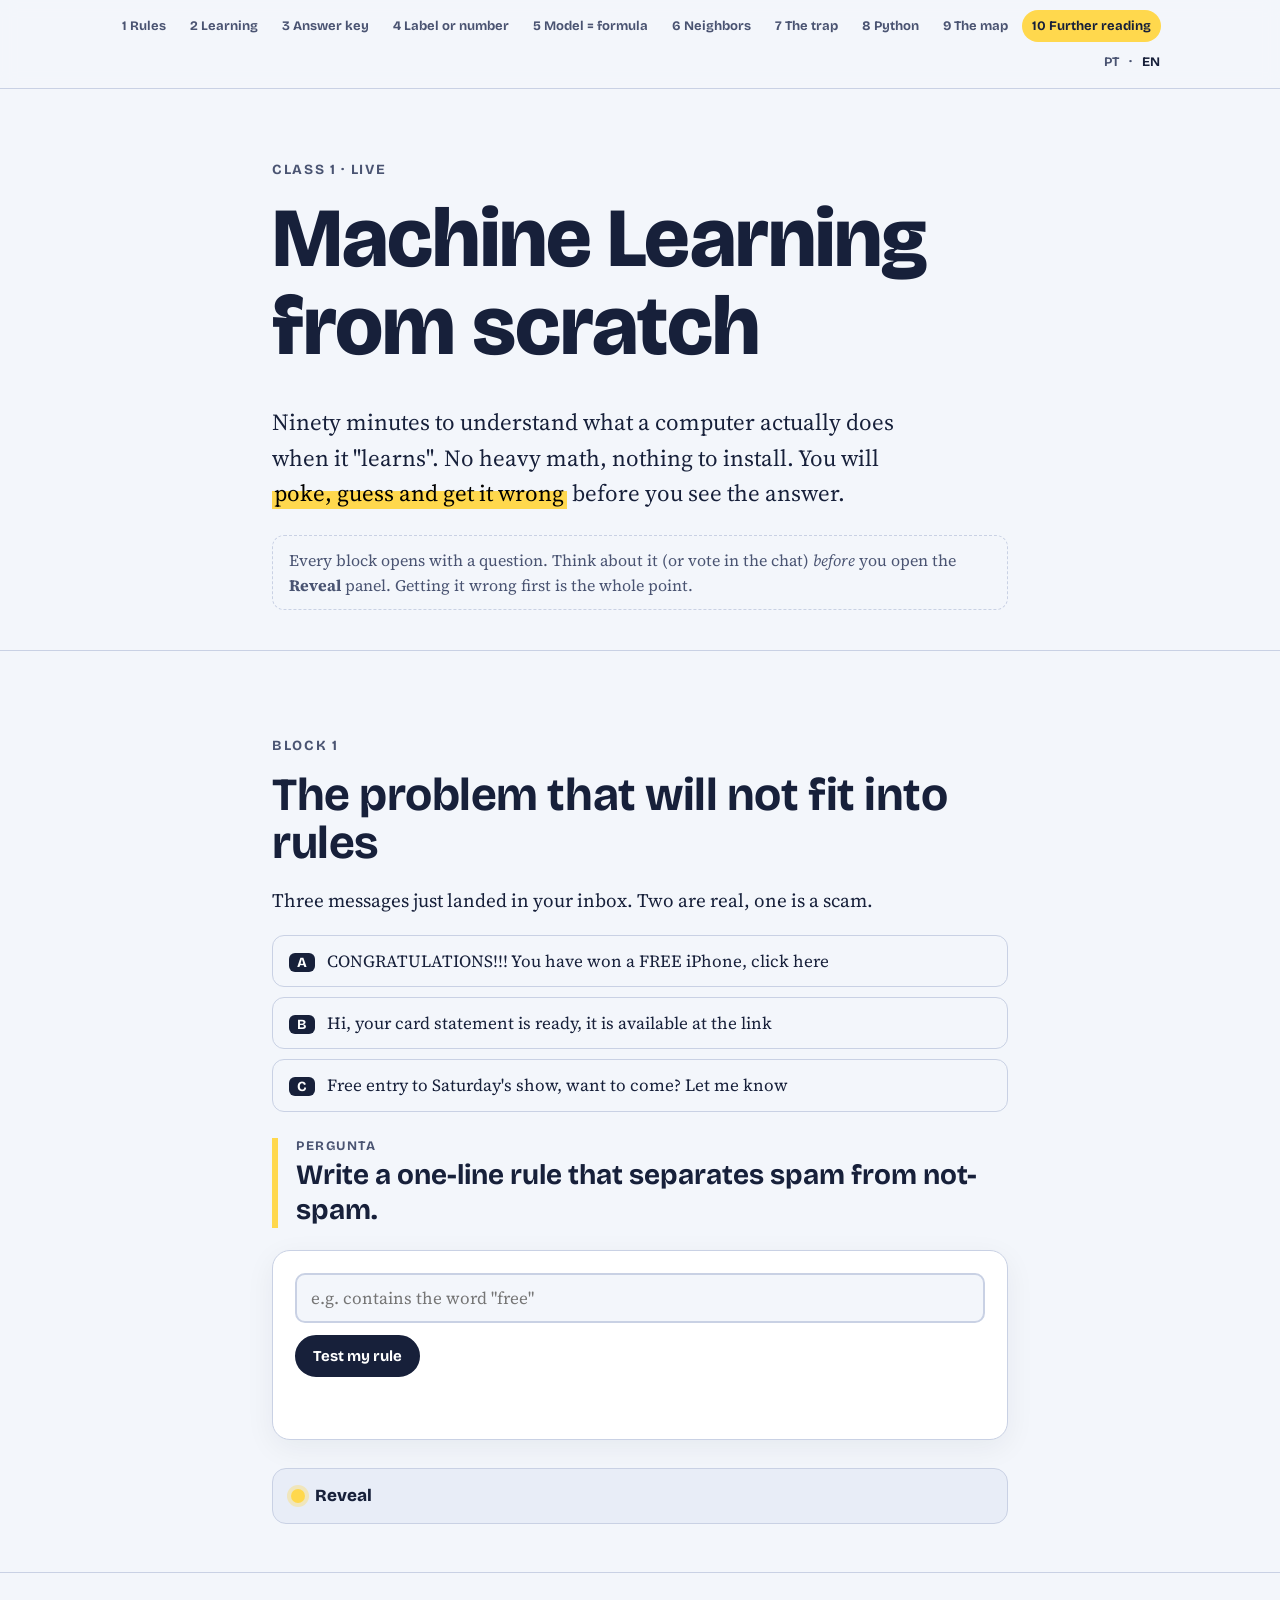
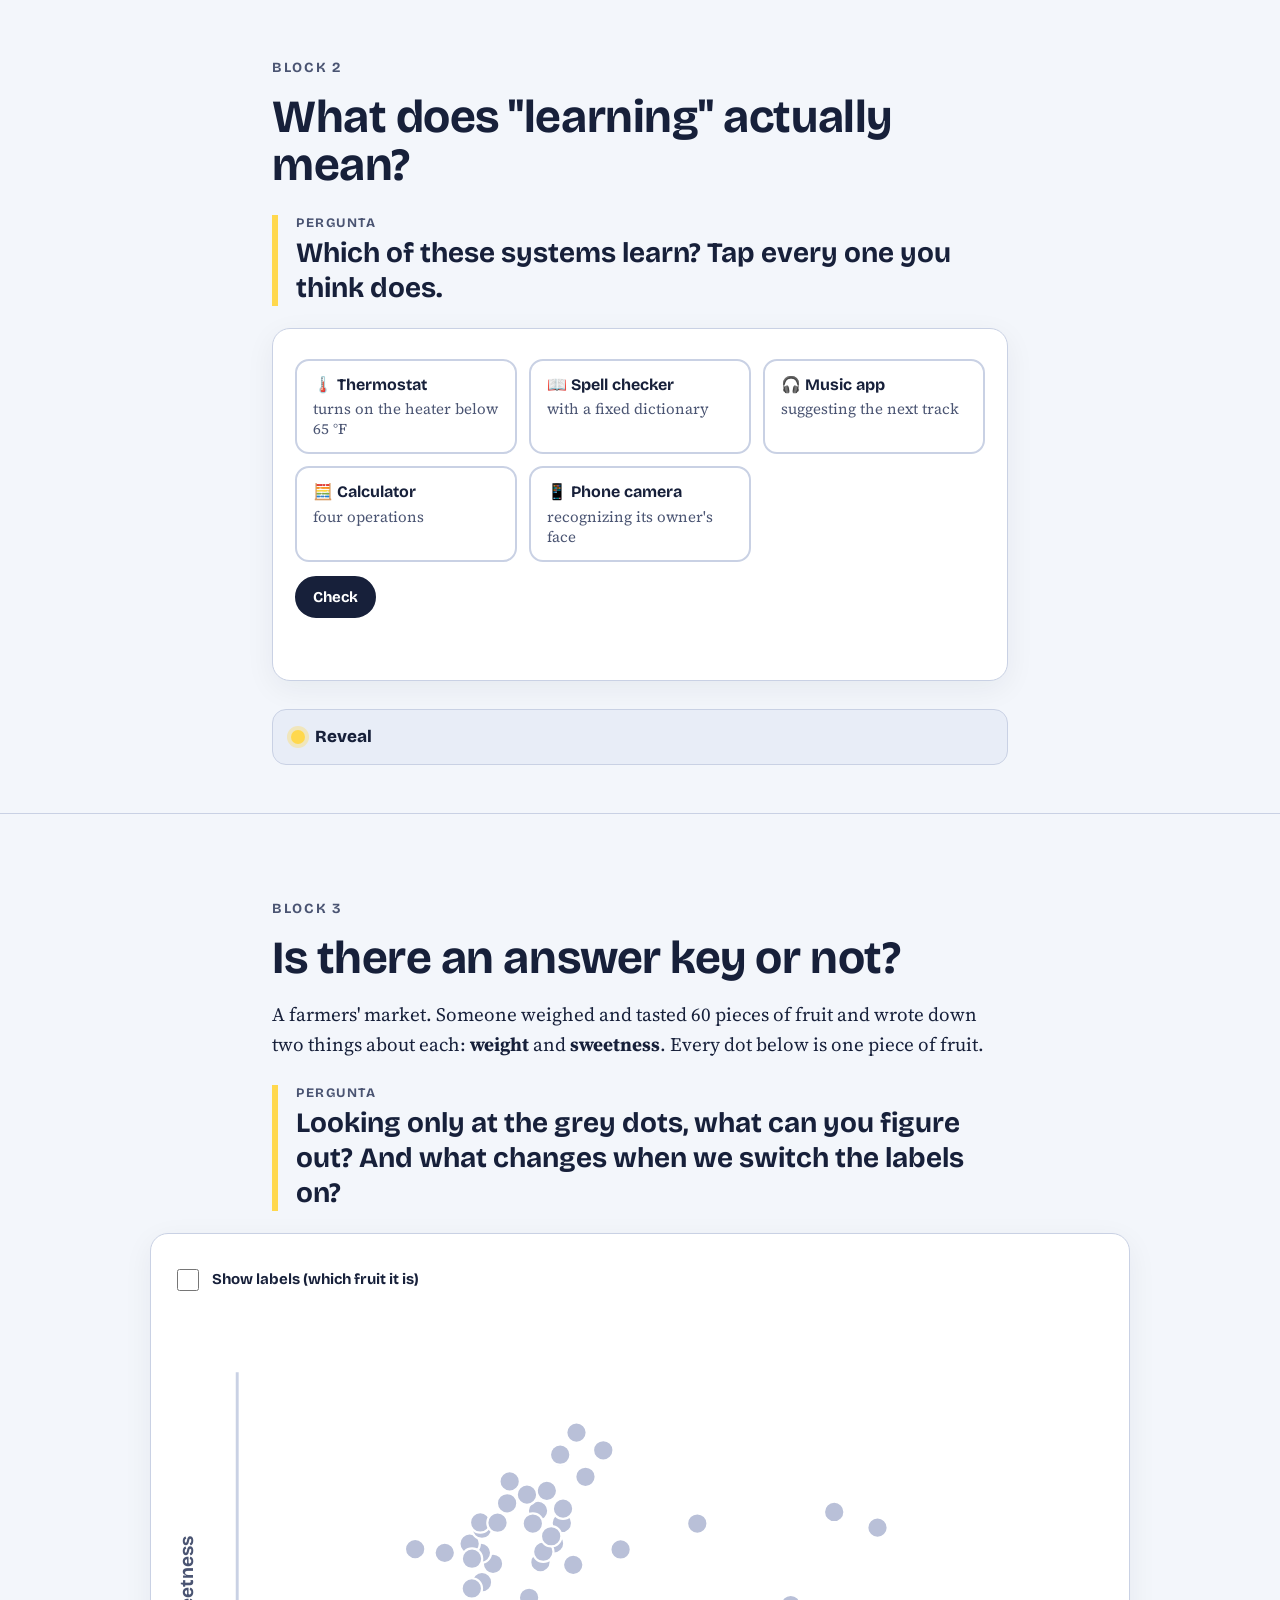
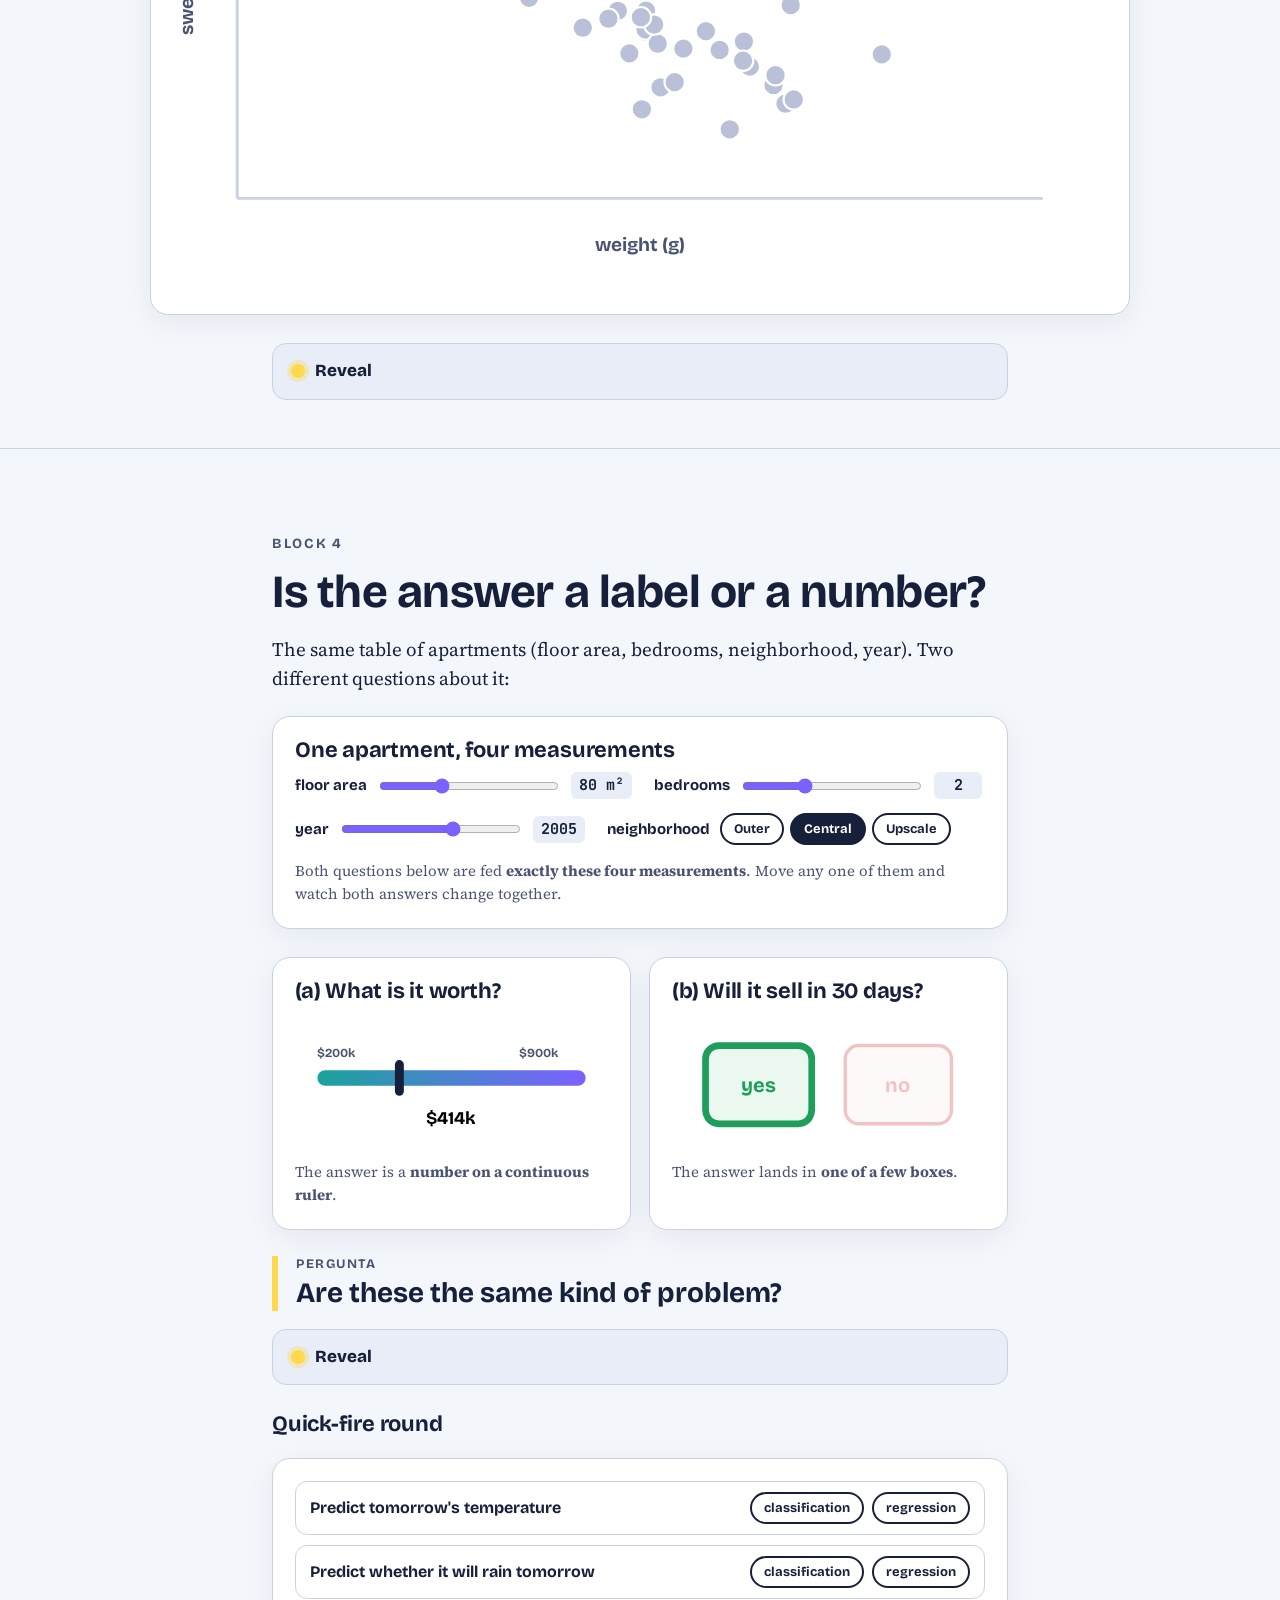
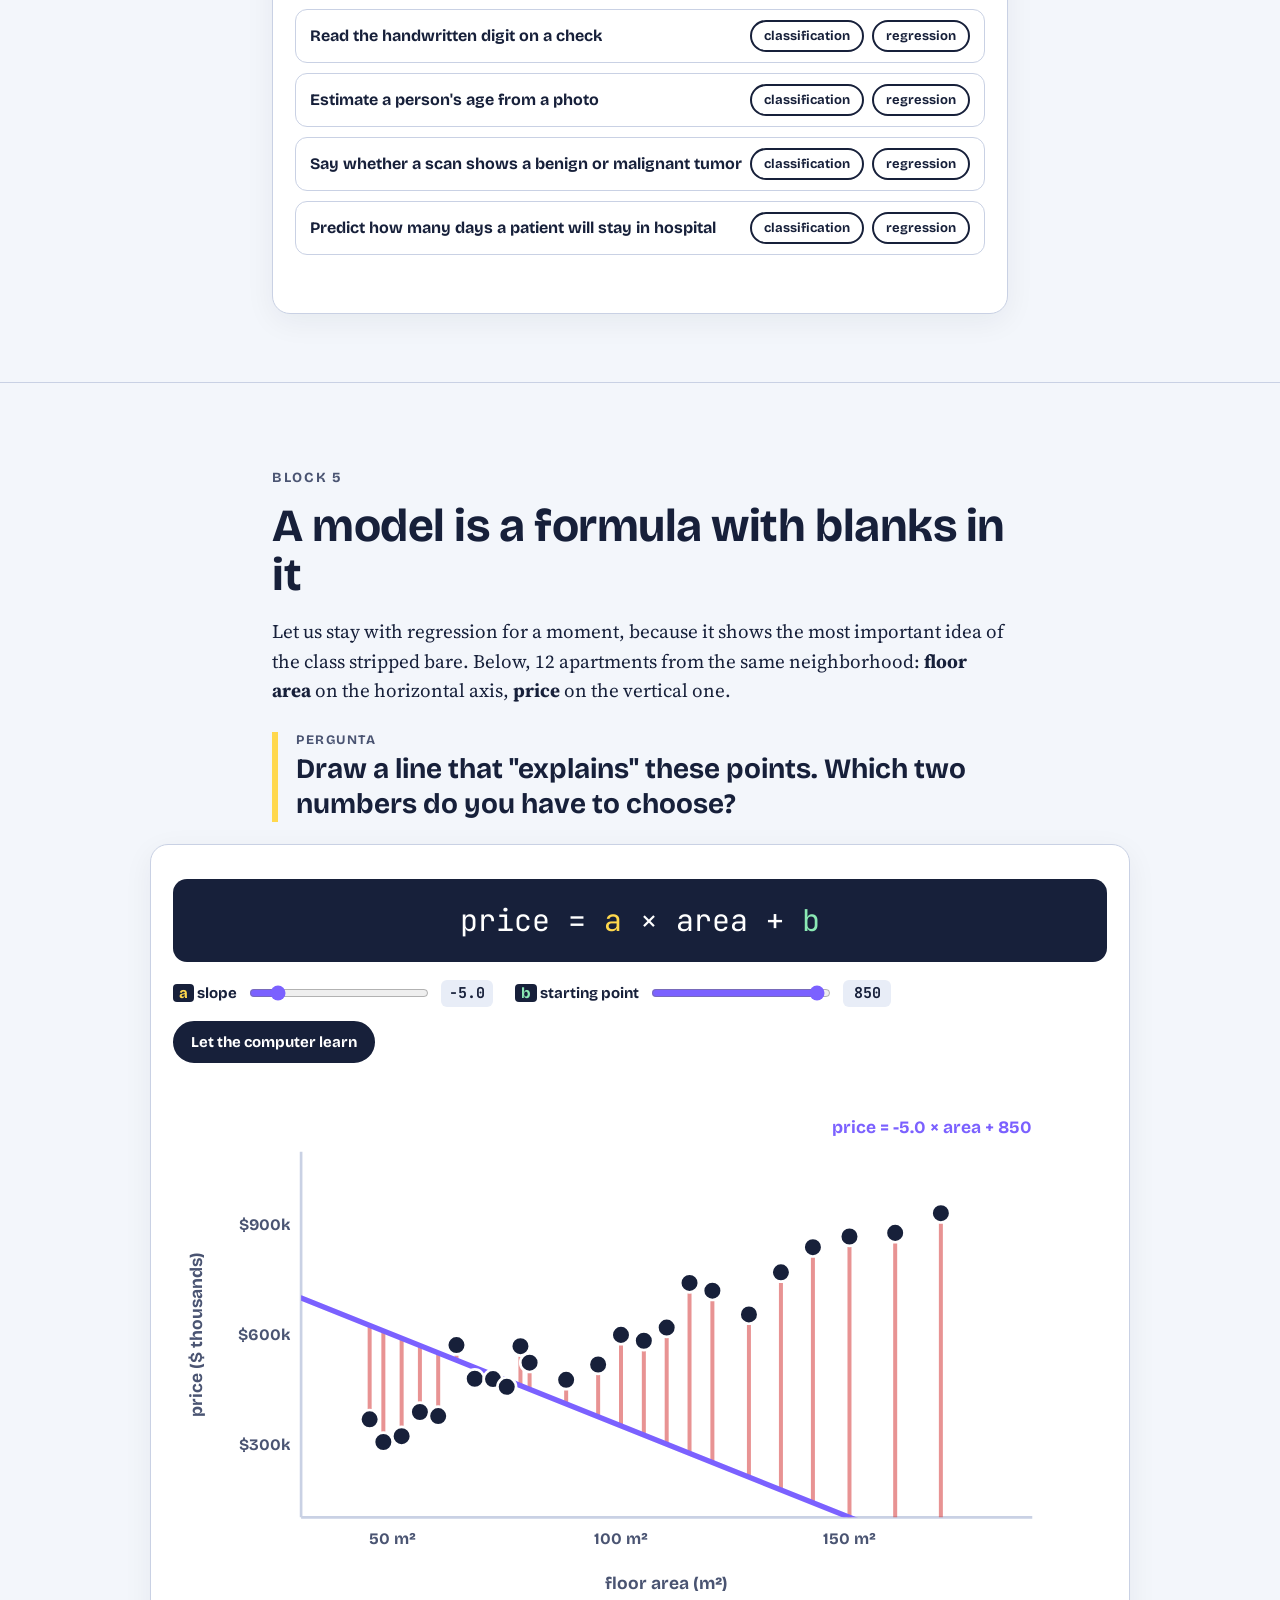
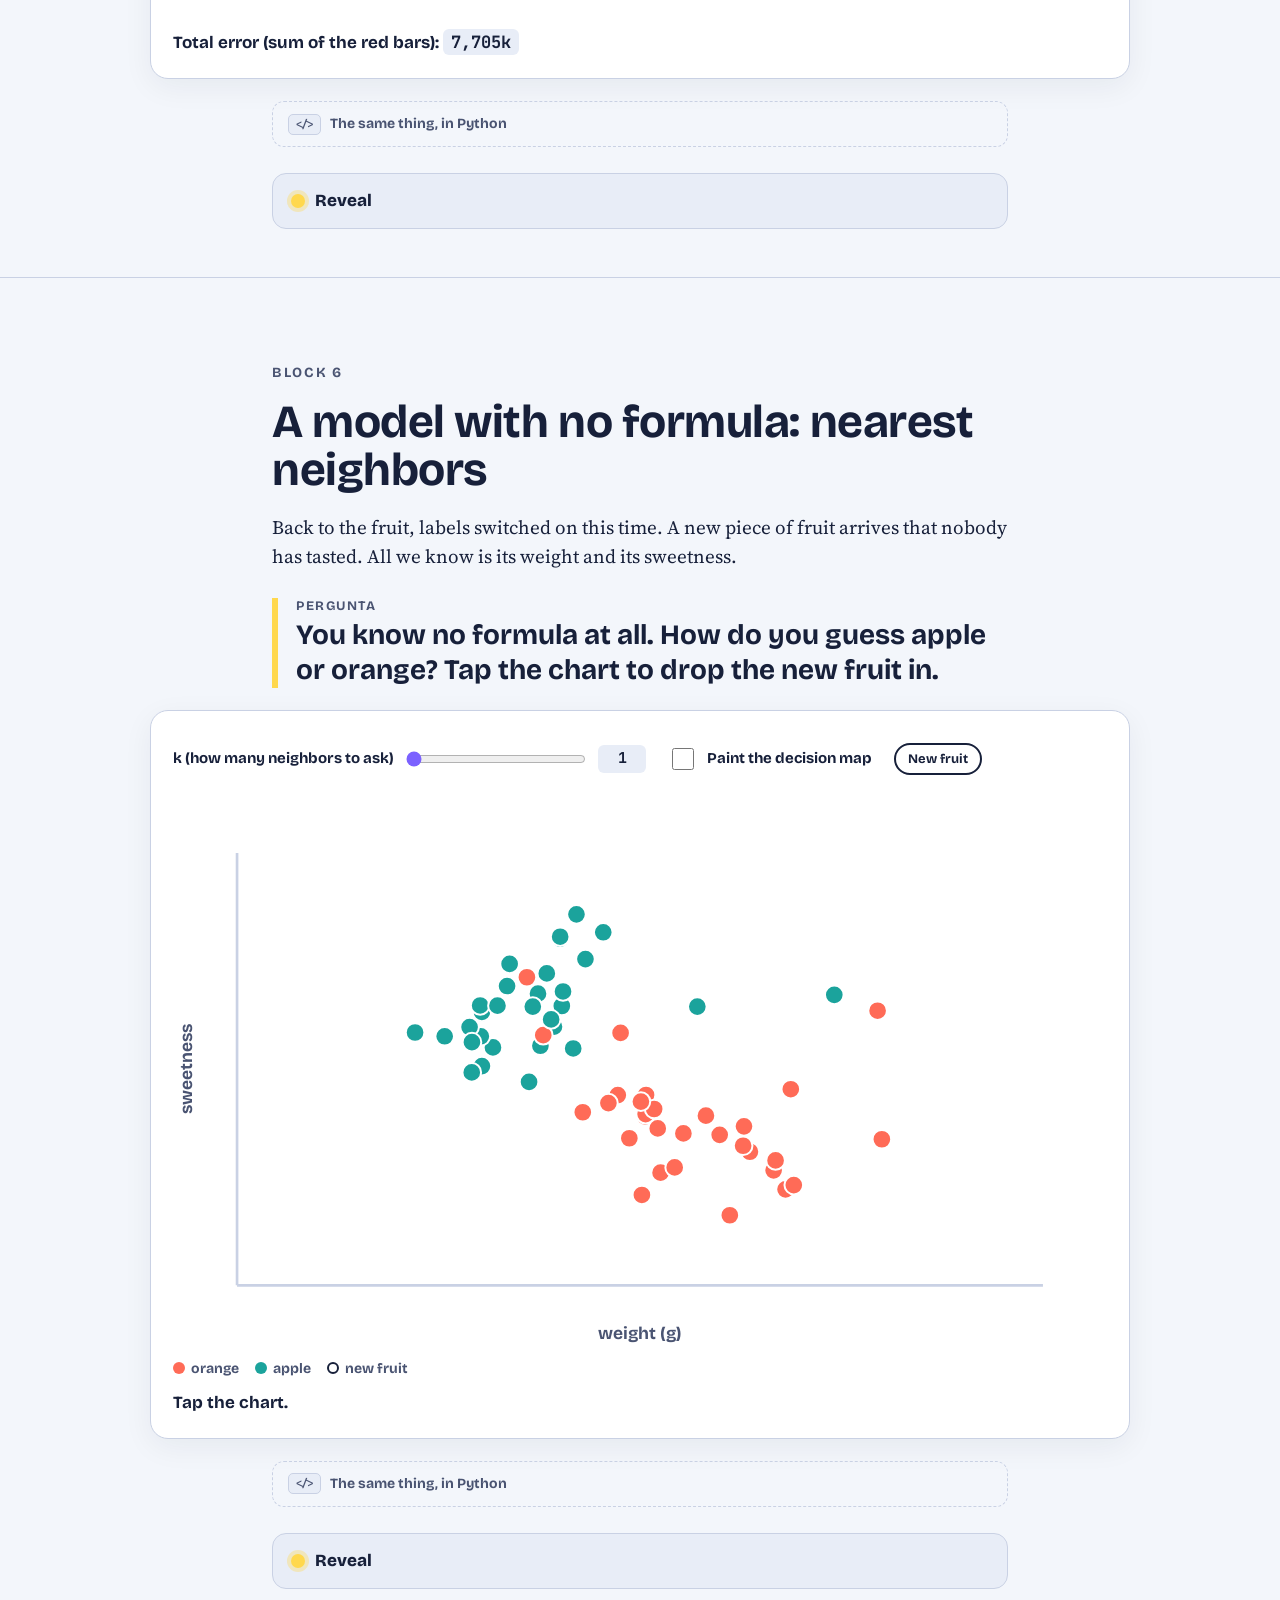
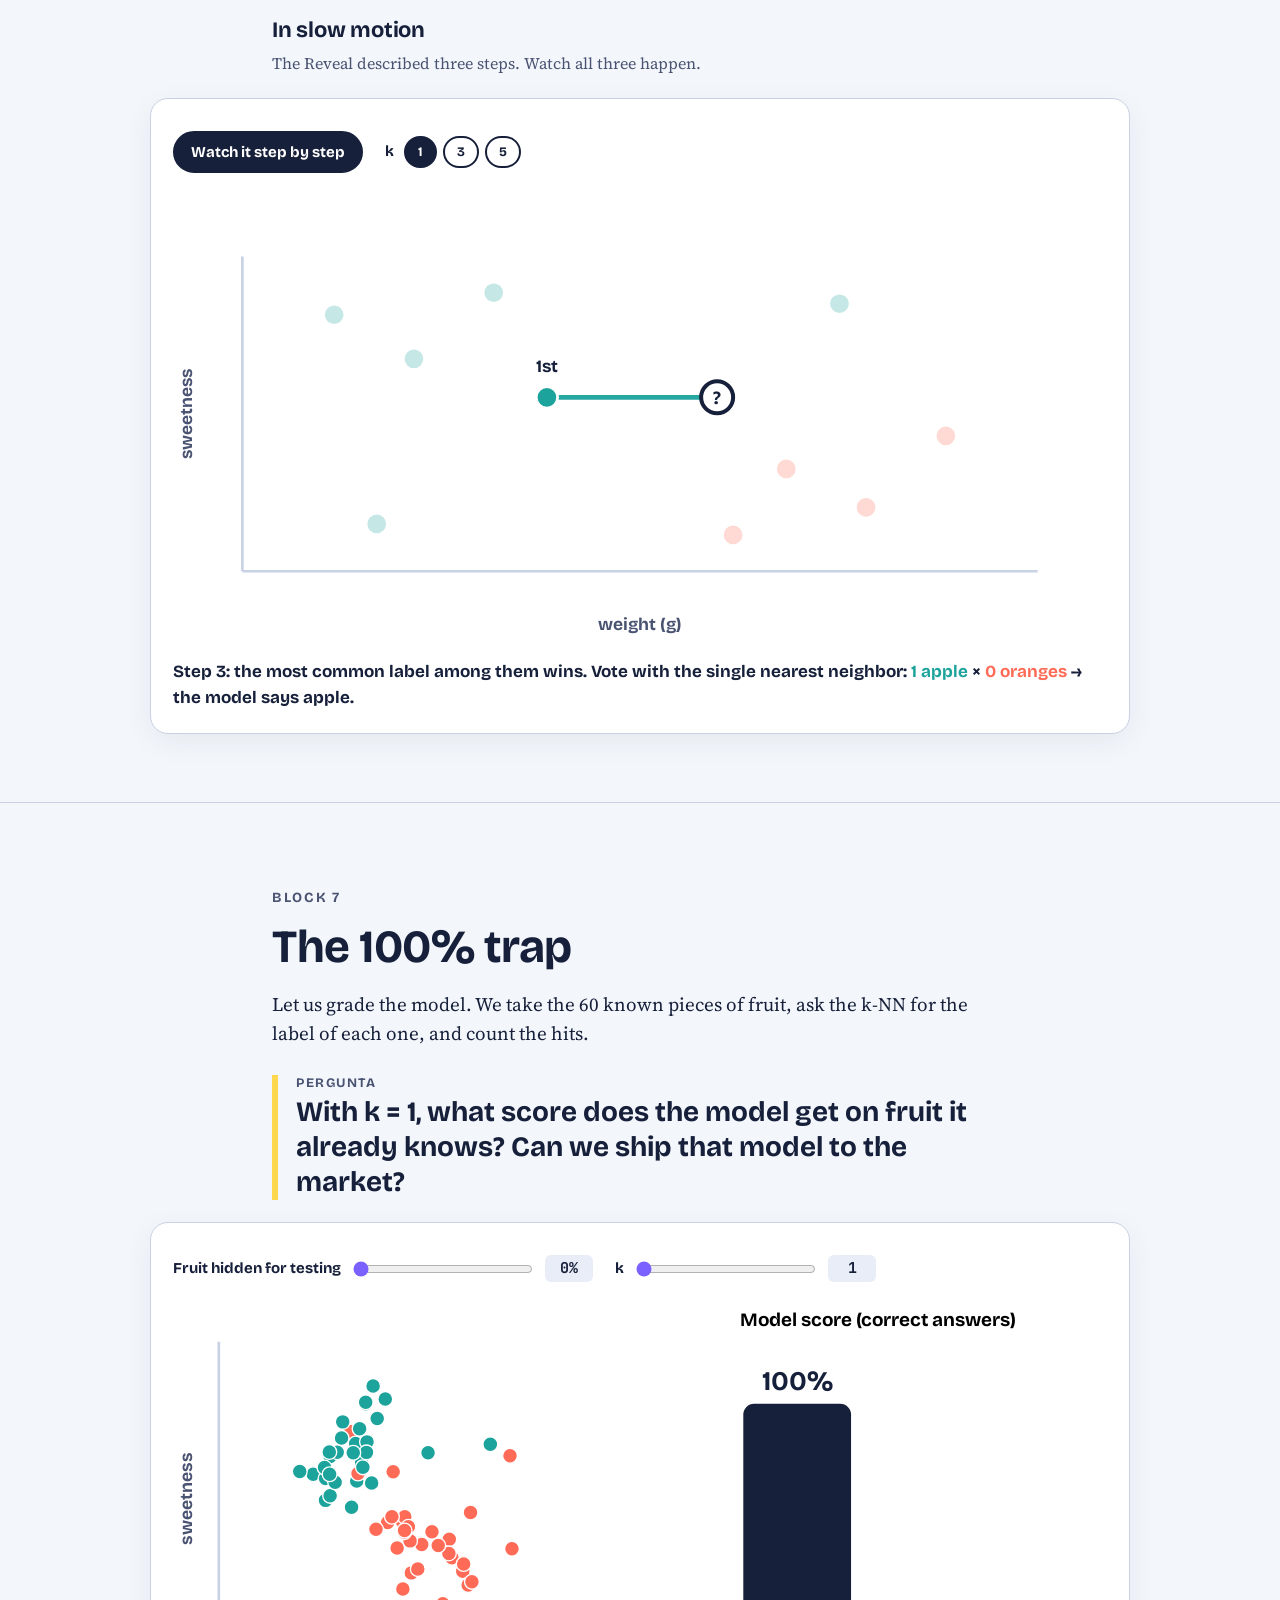
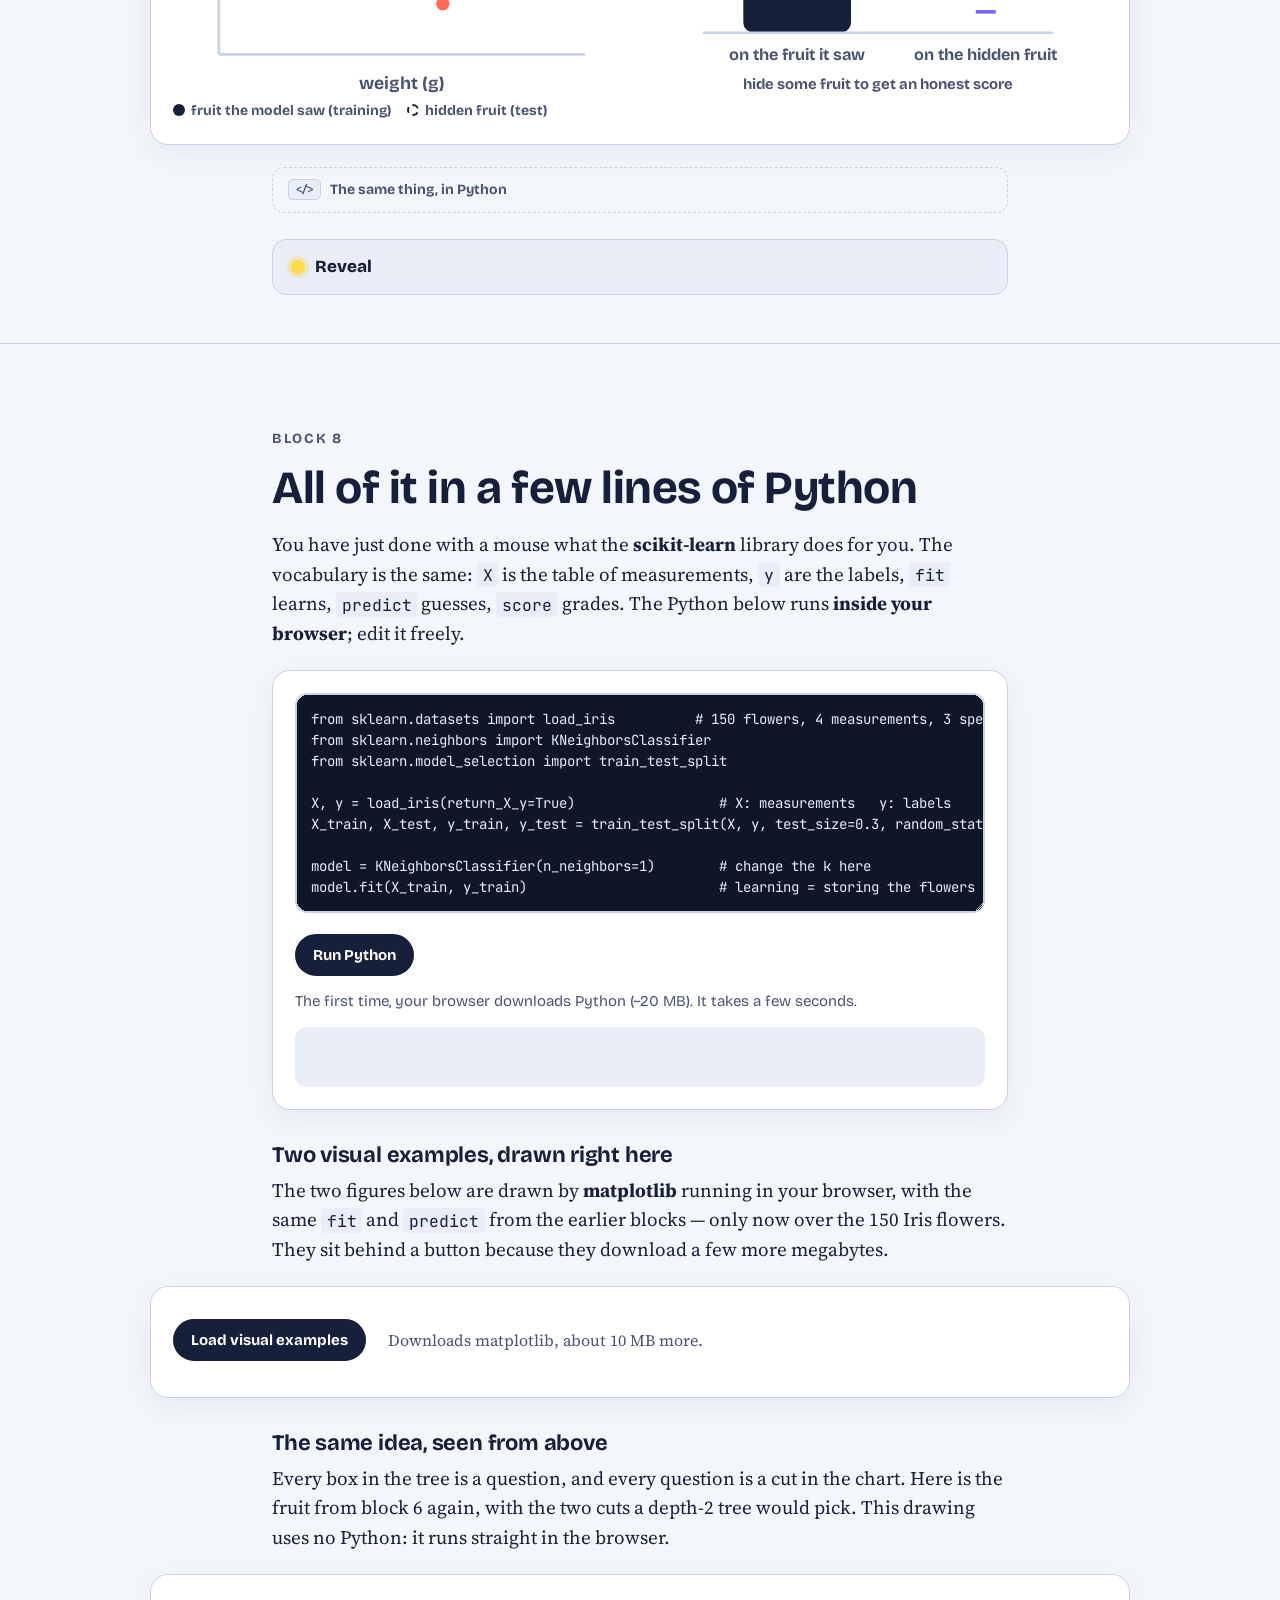
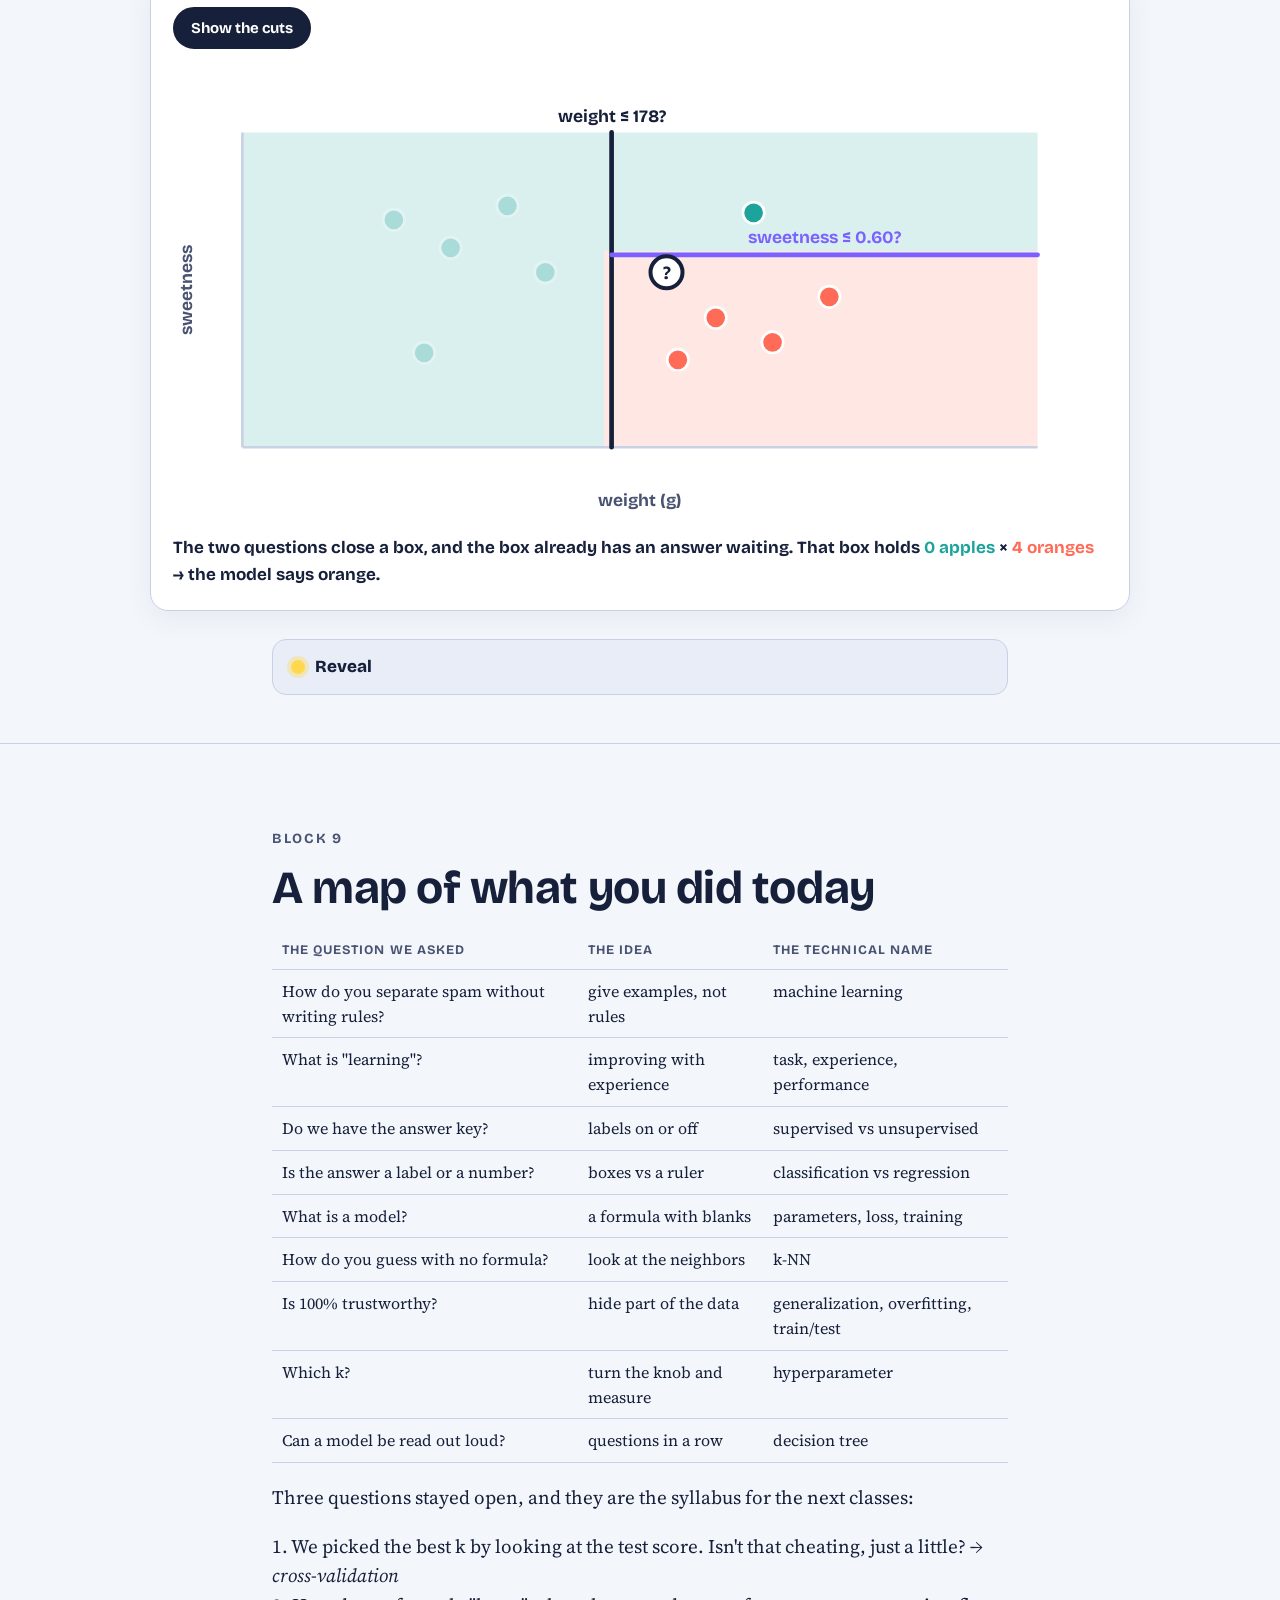
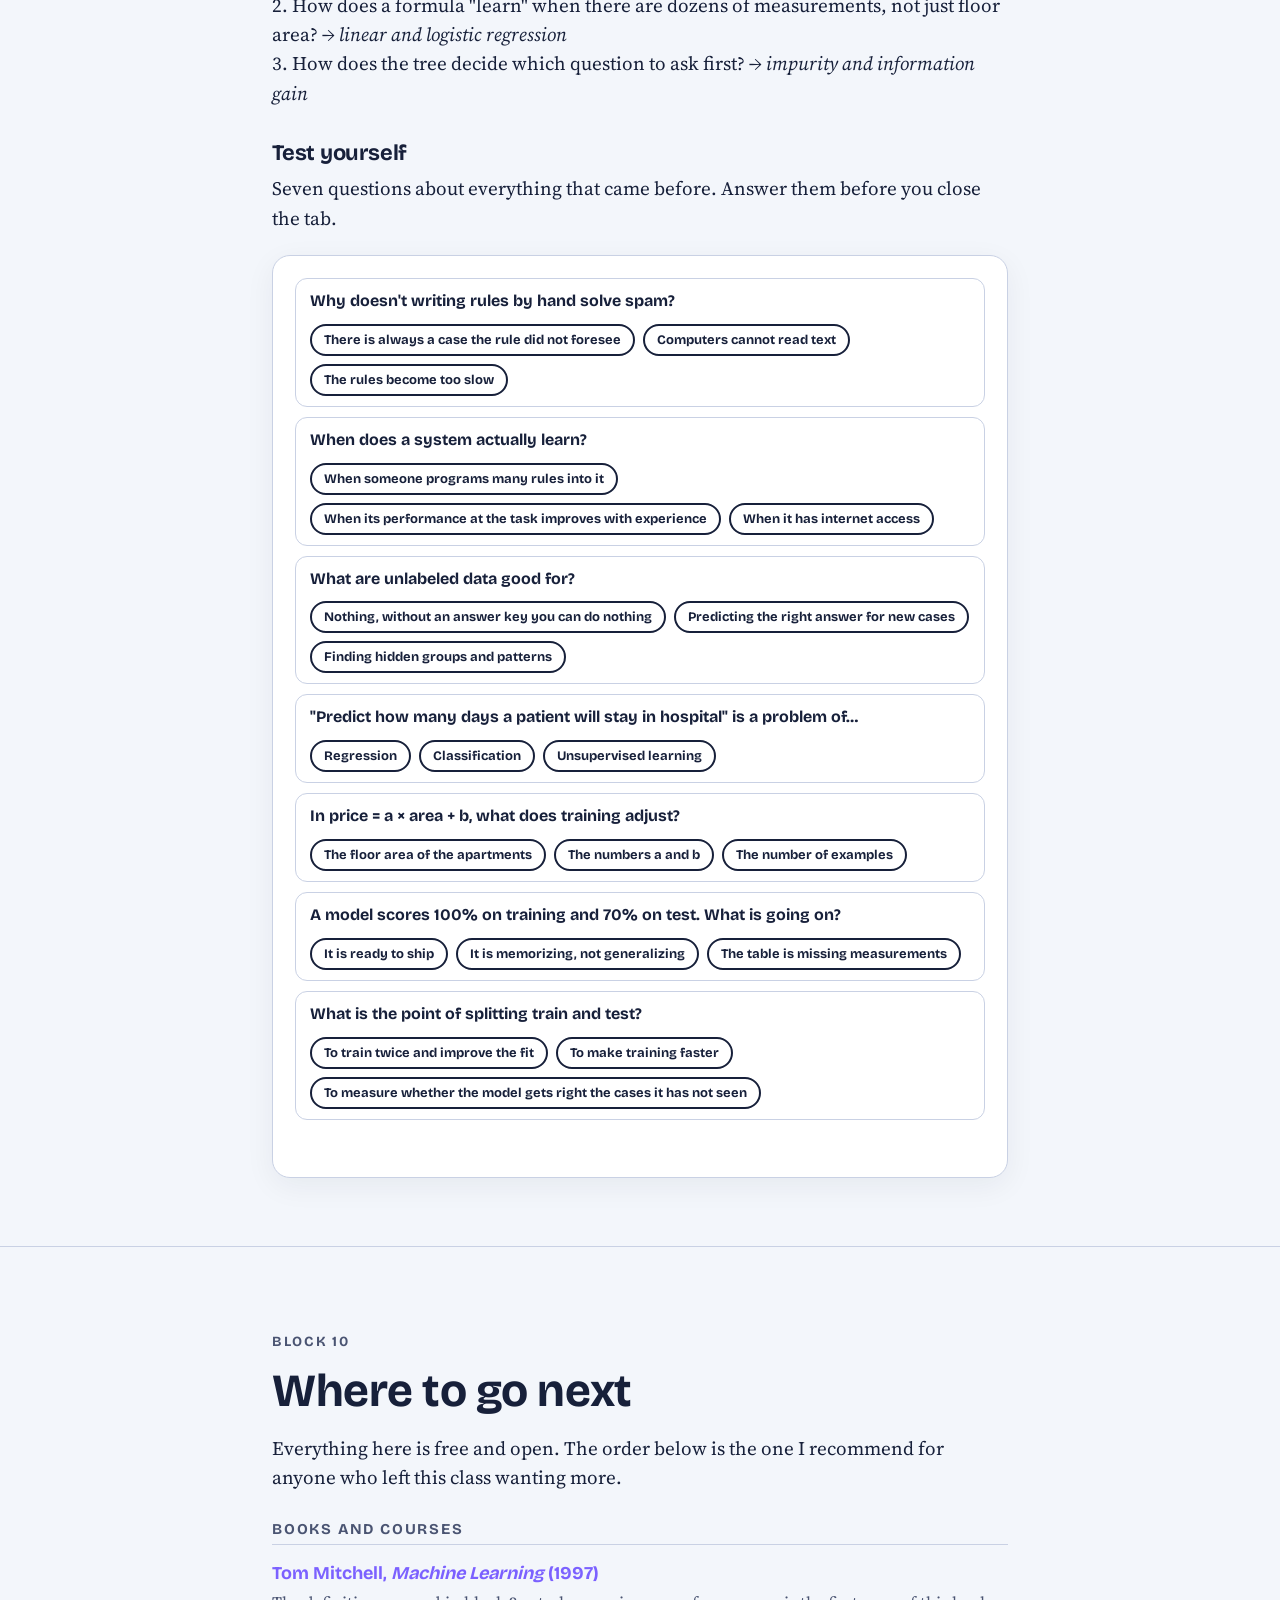
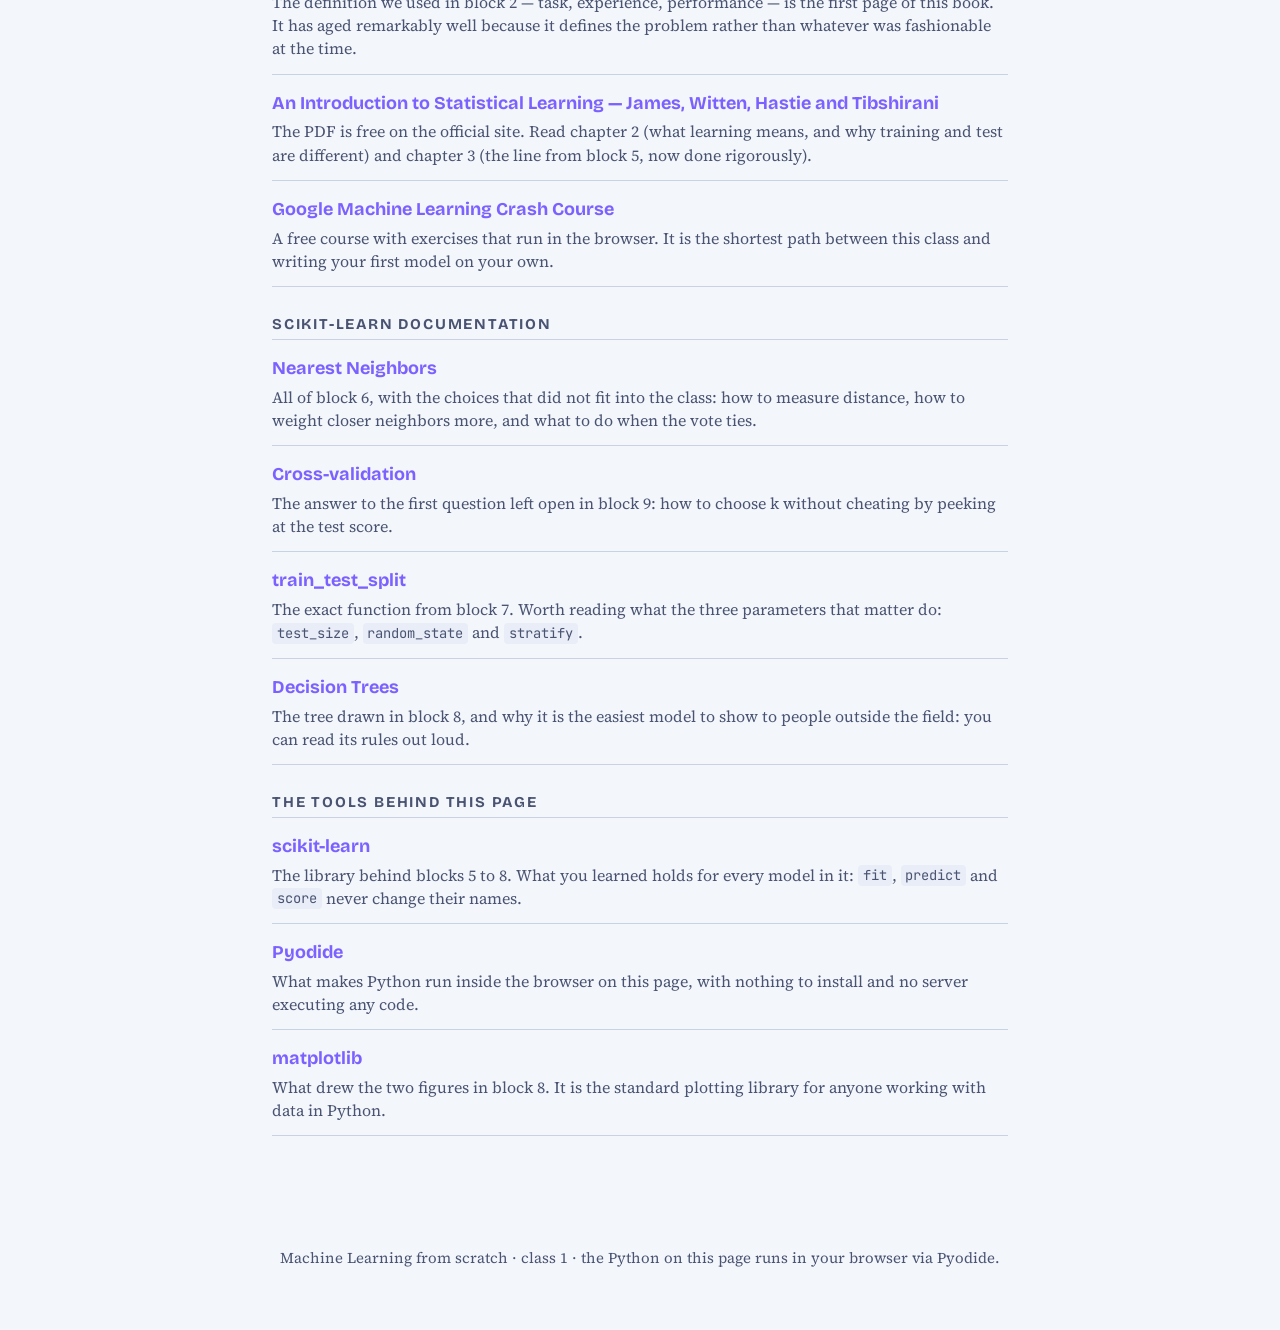
<file: site/en/index.html>
<!DOCTYPE html>
<html lang="en">
<head>
<meta charset="utf-8">
<meta name="viewport" content="width=device-width, initial-scale=1">
<title>Machine Learning from scratch — an interactive class</title>
<meta name="description" content="An interactive machine learning class for absolute beginners: ten blocks of widgets to poke, get wrong, and only then see the answer. Runs in the browser, nothing to install.">
<meta property="og:type" content="article">
<meta property="og:title" content="Machine Learning from scratch">
<meta property="og:description" content="Ninety minutes to understand what a computer does when it learns. No heavy math, nothing to install.">
<meta property="og:locale" content="en_US">
<meta property="og:locale:alternate" content="pt_BR">
<meta property="og:url" content="https://drlima.github.io/aula-ml/en/">
<link rel="alternate" hreflang="pt-BR" href="../">
<link rel="alternate" hreflang="en" href="./">
<link rel="alternate" hreflang="x-default" href="../">
<link rel="preconnect" href="https://fonts.googleapis.com">
<link href="https://fonts.googleapis.com/css2?family=Bricolage+Grotesque:opsz,wght@12..96,500;12..96,700;12..96,800&family=Source+Serif+4:ital,opsz,wght@0,8..60,400;0,8..60,600;1,8..60,400&family=JetBrains+Mono:wght@400;600&display=swap" rel="stylesheet">
<link rel="stylesheet" href="../assets/style.css">
</head>
<body>

<nav class="map" aria-label="Class map"><div class="wrap">
<a href="#s1">1 Rules</a><a href="#s2">2 Learning</a><a href="#s3">3 Answer key</a><a href="#s4">4 Label or number</a><a href="#s5">5 Model = formula</a><a href="#s6">6 Neighbors</a><a href="#s7">7 The trap</a><a href="#s8">8 Python</a><a href="#s9">9 The map</a><a href="#s10">10 Further reading</a><span class="lang"><a href="../" hreflang="pt-BR">PT</a> · <strong>EN</strong></span>
</div></nav>

<header class="hero"><div class="wrap">
<div class="eyebrow">Class 1 · live</div>
<h1>Machine Learning<br>from scratch</h1>
<p class="lead">Ninety minutes to understand what a computer actually does when it "learns". No heavy math, nothing to install. You will <mark>poke, guess and get it wrong</mark> before you see the answer.</p>
<div class="note">Every block opens with a question. Think about it (or vote in the chat) <em>before</em> you open the <strong>Reveal</strong> panel. Getting it wrong first is the whole point.</div>
</div></header>

<section class="block" id="s1"><div class="wrap">
<div class="eyebrow">Block 1</div>
<h2>The problem that will not fit into rules</h2>
<p>Three messages just landed in your inbox. Two are real, one is a scam.</p>
<div class="mail"><b>A</b> CONGRATULATIONS!!! You have won a FREE iPhone, click here</div>
<div class="mail"><b>B</b> Hi, your card statement is ready, it is available at the link</div>
<div class="mail"><b>C</b> Free entry to Saturday's show, want to come? Let me know</div>
<div class="q">Write a one-line rule that separates spam from not-spam.</div>
<div class="widget">
  <input type="text" id="rule" placeholder='e.g. contains the word "free"'>
  <div class="ctrls" style="margin-top:12px"><button id="ruleBtn">Test my rule</button></div>
  <div class="out" id="ruleOut"></div>
</div>
<details class="reveal"><summary>Reveal</summary><div class="in">
<p>Every rule has a counter-example sitting right there. "Contains free"? Message C is from your friend. "Has a link"? B is from your bank. "All caps"? What about that urgent email from work?</p>
<p>You just did what engineers did for thirty years: <strong>write the rules by hand</strong>. And you found out why it fails: the world has more cases than any list can cover.</p>
<p><mark>Machine learning flips that logic around.</mark> Instead of writing the rule, we hand over examples and let the computer find the rule on its own. The rest of this class turns that sentence into something precise.</p>
</div></details>
</div></section>

<section class="block" id="s2"><div class="wrap">
<div class="eyebrow">Block 2</div>
<h2>What does "learning" actually mean?</h2>
<div class="q">Which of these systems learn? Tap every one you think does.</div>
<div class="widget">
<div class="cards" id="learnCards">
  <div class="card" data-ok="0">🌡️ Thermostat<small>turns on the heater below 65 °F</small></div>
  <div class="card" data-ok="0">📖 Spell checker<small>with a fixed dictionary</small></div>
  <div class="card" data-ok="1">🎧 Music app<small>suggesting the next track</small></div>
  <div class="card" data-ok="0">🧮 Calculator<small>four operations</small></div>
  <div class="card" data-ok="1">📱 Phone camera<small>recognizing its owner's face</small></div>
</div>
<div class="ctrls"><button id="learnBtn">Check</button></div>
<div class="out" id="learnOut"></div>
</div>
<details class="reveal"><summary>Reveal</summary><div class="in">
<p>Only the <strong>music app</strong> and the <strong>camera</strong> learn. The test is a precise one:</p>
<p><mark>A system learns when its performance at a task improves with experience.</mark> <span class="tag">Tom Mitchell, 1997</span></p>
<p>Today's thermostat is identical to yesterday's, no matter how many winters go by. Today's music app suggests different tracks than it did a month ago because it <em>saw more data</em>.</p>
<table><tr><th>Ingredient</th><th>Music app</th><th>Spam filter</th></tr>
<tr><td><strong>Task</strong> (what it does)</td><td>suggest the next track</td><td>separate spam</td></tr>
<tr><td><strong>Experience</strong> (what it sees)</td><td>tracks played and skipped</td><td>emails users already flagged</td></tr>
<tr><td><strong>Performance</strong> (how we measure)</td><td>how many suggestions you listened to all the way</td><td>% of emails filed correctly</td></tr></table>
<p>Any time you get lost in this class, the rescue question is: <em>"is this the task, the experience or the performance?"</em></p>
</div></details>
</div></section>

<section class="block" id="s3"><div class="wrap">
<div class="eyebrow">Block 3</div>
<h2>Is there an answer key or not?</h2>
<p>A farmers' market. Someone weighed and tasted 60 pieces of fruit and wrote down two things about each: <strong>weight</strong> and <strong>sweetness</strong>. Every dot below is one piece of fruit.</p>
<div class="q">Looking only at the grey dots, what can you figure out? And what changes when we switch the labels on?</div>
<div class="widget wide">
<div class="ctrls"><label><input type="checkbox" id="lblToggle"> Show labels (which fruit it is)</label></div>
<svg id="svgLabels" viewBox="0 0 640 380" width="100%" aria-label="Fruit chart"></svg>
<div class="legend" id="lblLegend" style="visibility:hidden"><span><i class="dot" style="background:var(--coral)"></i>orange</span><span><i class="dot" style="background:var(--teal)"></i>apple</span></div>
</div>
<details class="reveal"><summary>Reveal</summary><div class="in">
<p><strong>Without labels</strong> you can still see something: the dots fall into two clumps. You can say "there seem to be two kinds of fruit here", but you cannot say <em>which</em>. That is <strong>unsupervised learning</strong>: finding hidden structure with no answer key.</p>
<p><strong>With labels</strong>, the problem changes character. Now we can learn the relationship between the measurements and the name, and <em>predict</em> the label of a new piece of fruit. That is <strong>supervised learning</strong>: the data comes with the right answer attached.</p>
<table><tr><th></th><th>Answer key?</th><th>Task</th><th>Examples</th></tr>
<tr><td><strong>Supervised</strong></td><td>yes</td><td>learn <code>input → answer</code></td><td>spam, diagnosis, price forecasting, speech recognition</td></tr>
<tr><td><strong>Unsupervised</strong></td><td>no</td><td>find groups and patterns</td><td>customer segments, unusual fraud, grouping news stories</td></tr></table>
<p>There is a third family, <strong>reinforcement learning</strong> (learning by trial and reward, as in games and robotics). This class stays in supervised learning, where most everyday applications live.</p>
<p>One piece is missing. The fruit already arrived as numbers &mdash; weight and sweetness &mdash; but the three messages in block 1 were plain text. How would a model look at them? Like this:</p>
<table><tr><th>Message</th><th># of "!"</th><th>has a link</th><th>words in caps</th><th>spam?</th></tr>
<tr><td><strong>A</strong> FREE iPhone</td><td>3</td><td>0</td><td>2</td><td>yes</td></tr>
<tr><td><strong>B</strong> card statement</td><td>0</td><td>1</td><td>0</td><td>no</td></tr>
<tr><td><strong>C</strong> Saturday's show</td><td>0</td><td>0</td><td>0</td><td>no</td></tr></table>
<p>Every message became a row of three numbers plus the label, exactly the shape of the fruit table. <mark>All data has to become numbers before any model; this is called representation.</mark> Deciding <em>which</em> numbers to pull out is half the work, and it is a human decision: notice that the table above already threw away who sent the message, the time of day, the language.</p>
<p>And a warning that holds for the rest of the class: <strong>a model learns what the examples show, including the mistakes of whoever labeled them</strong>. If the person who flagged the emails mixed up promotions with scams, the model will mix them up too.</p>
</div></details>
</div></section>

<section class="block" id="s4"><div class="wrap">
<div class="eyebrow">Block 4</div>
<h2>Is the answer a label or a number?</h2>
<p>The same table of apartments (floor area, bedrooms, neighborhood, year). Two different questions about it:</p>
<div class="widget">
<h3>One apartment, four measurements</h3>
<div class="ctrls">
<label>floor area <input type="range" id="ftArea" min="40" max="160" step="5" value="80"> <span class="val" id="vArea">80 m²</span></label>
<label>bedrooms <input type="range" id="ftRooms" min="1" max="4" step="1" value="2"> <span class="val" id="vRooms">2</span></label>
<label>year <input type="range" id="ftYear" min="1970" max="2025" step="1" value="2005"> <span class="val" id="vYear">2005</span></label>
<label>neighborhood <span class="seg" id="ftHood" role="group" aria-label="neighborhood"><button class="ghost small" aria-pressed="false">Outer</button><button class="ghost small" aria-pressed="true">Central</button><button class="ghost small" aria-pressed="false">Upscale</button></span></label>
</div>
<p style="font-size:15px;color:var(--ink-2);margin:4px 0 0">Both questions below are fed <strong>exactly these four measurements</strong>. Move any one of them and watch both answers change together.</p>
</div>
<div class="two">
<div class="widget" style="margin:0"><h3>(a) What is it worth?</h3>
<svg viewBox="0 0 280 120" width="100%"><defs><linearGradient id="g1" x1="0" x2="1"><stop offset="0" stop-color="#1BA39C"/><stop offset="1" stop-color="#7B61FF"/></linearGradient></defs>
<rect x="20" y="52" width="240" height="14" rx="7" fill="url(#g1)"/><g id="priceKnob"><rect x="146" y="43" width="8" height="32" rx="4" fill="#17203A"/></g>
<text x="20" y="40" font-size="11" fill="#4A5472">$200k</text><text x="200" y="40" font-size="11" fill="#4A5472">$900k</text>
<text id="priceTxt" x="140" y="100" font-size="16" text-anchor="middle">$480k</text></svg>
<p style="font-size:15px;color:var(--ink-2);margin:6px 0 0">The answer is a <strong>number on a continuous ruler</strong>.</p></div>
<div class="widget" style="margin:0"><h3>(b) Will it sell in 30 days?</h3>
<svg viewBox="0 0 280 120" width="100%">
<g id="binA" class="answer"><rect x="30" y="30" width="95" height="70" rx="12" fill="#EAF8F0" stroke="#1E9E5A" stroke-width="3"/><text x="77" y="72" font-size="18" text-anchor="middle" fill="#1E9E5A">yes</text></g>
<g id="binB" class="answer"><rect x="155" y="30" width="95" height="70" rx="12" fill="#FDEDED" stroke="#D63B3B" stroke-width="3"/><text x="202" y="72" font-size="18" text-anchor="middle" fill="#D63B3B">no</text></g></svg>
<p style="font-size:15px;color:var(--ink-2);margin:6px 0 0">The answer lands in <strong>one of a few boxes</strong>.</p></div>
</div>
<div class="q" style="margin-top:26px">Are these the same kind of problem?</div>
<details class="reveal"><summary>Reveal</summary><div class="in">
<p>The <strong>input</strong> is identical. What changes is the <strong>type of output</strong>:</p>
<p>(a) a continuous number → <mark>regression</mark> · (b) one category out of a few → <mark>classification</mark></p>
<p>The distinction lives entirely in the output. It is not that "regression is more mathematical", nor that "regression takes numbers as input". There is only one question: <em>is the answer a label or a quantity?</em></p>
</div></details>
<h3 style="margin-top:28px">Quick-fire round</h3>
<div class="widget"><div class="quiz" id="quiz"></div><div class="out" id="quizOut"></div></div>
</div></section>

<section class="block" id="s5"><div class="wrap">
<div class="eyebrow">Block 5</div>
<h2>A model is a formula with blanks in it</h2>
<p>Let us stay with regression for a moment, because it shows the most important idea of the class stripped bare. Below, 12 apartments from the same neighborhood: <strong>floor area</strong> on the horizontal axis, <strong>price</strong> on the vertical one.</p>
<div class="q">Draw a line that "explains" these points. Which two numbers do you have to choose?</div>
<div class="widget wide">
<div class="formula">price = <span class="a">a</span> × area + <span class="b">b</span></div>
<div class="ctrls">
<label><span><span style="color:var(--marker);background:var(--ink);padding:0 6px;border-radius:4px">a</span> slope</span> <input type="range" id="slA" min="-8" max="16" step="0.1" value="-5"> <span class="val" id="vA">-5.0</span></label>
<label><span><span style="color:#8BE9B4;background:var(--ink);padding:0 6px;border-radius:4px">b</span> starting point</span> <input type="range" id="slB" min="-400" max="900" step="5" value="850"> <span class="val" id="vB">850</span></label>
<button id="fitBtn">Let the computer learn</button>
</div>
<svg id="svgReg" viewBox="0 0 700 400" width="100%" aria-label="Area versus price chart"></svg>
<div class="out">Total error (sum of the red bars): <span class="val" id="errV">—</span></div>
</div>
<details class="code"><summary>The same thing, in Python</summary><div class="in">
<p class="tie">The two sliders you moved are these two numbers. There is no button here: <code>fit</code> runs the same search that "let the computer learn" ran.</p>
<pre><code class="py">from sklearn.linear_model import LinearRegression

X = [[45], [52], [60], [68]]   # the floor area of each apartment
y = [310, 360, 395, 440]       # the price of each one

model = LinearRegression()
model.fit(X, y)                # searches for the best a and the best b

print(model.coef_[0])          # the "a" slider: the slope
print(model.intercept_)        # the "b" slider: the starting point</code></pre>
</div></details>
<details class="reveal"><summary>Reveal</summary><div class="in">
<p>You picked two numbers, <strong>a</strong> and <strong>b</strong>. While you moved them around you were trying to shrink the red bars: the gap between what the line <em>predicts</em> and what actually happened. That is exactly what a computer does when it "learns", only much faster and for thousands of numbers at once.</p>
<p><mark>A model is a formula with blanks in it. Learning is filling those blanks with the numbers that make the error smallest.</mark></p>
<p>This takes apart a common confusion: the computer does not "understand" apartments. It tunes numbers in a formula until the formula imitates the examples. The more examples, the better the fit. When the "let the computer learn" button moved the sliders by itself, that is all it was doing: searching for the best <strong>a</strong> and <strong>b</strong>.</p>
<p>The technical names, so you recognize them later: the blanks are the <strong>parameters</strong>; the red bars added up are the <strong>loss function</strong>; the automatic tuning is <strong>training</strong>.</p>
</div></details>
</div></section>

<section class="block" id="s6"><div class="wrap">
<div class="eyebrow">Block 6</div>
<h2>A model with no formula: nearest neighbors</h2>
<p>Back to the fruit, labels switched on this time. A new piece of fruit arrives that nobody has tasted. All we know is its weight and its sweetness.</p>
<div class="q">You know no formula at all. How do you guess apple or orange? Tap the chart to drop the new fruit in.</div>
<div class="widget wide">
<div class="ctrls">
<label>k (how many neighbors to ask) <input type="range" id="slK" min="1" max="25" step="2" value="1"> <span class="val" id="vK">1</span></label>
<label><input type="checkbox" id="mapToggle"> Paint the decision map</label>
<button class="ghost small" id="shuffleBtn">New fruit</button>
</div>
<svg id="svgKnn" viewBox="0 0 700 420" width="100%" style="cursor:crosshair" aria-label="Nearest neighbors playground"></svg>
<div class="legend"><span><i class="dot" style="background:var(--coral)"></i>orange</span><span><i class="dot" style="background:var(--teal)"></i>apple</span><span><i class="dot" style="background:#fff;border:2px solid var(--ink)"></i>new fruit</span></div>
<div class="out" id="knnOut">Tap the chart.</div>
</div>
<details class="code"><summary>The same thing, in Python</summary><div class="in">
<p class="tie">The fruit you dropped on the chart is the <code>new_fruit</code> line, and the k slider is <code>n_neighbors</code>.</p>
<pre><code class="py">from sklearn.neighbors import KNeighborsClassifier

X = [[150, 0.62], [205, 0.40], [148, 0.66]]   # weight and sweetness
y = ["apple", "orange", "apple"]              # the label of each one

model = KNeighborsClassifier(n_neighbors=3)   # the k from the slider
model.fit(X, y)                               # here, learning = storing

new_fruit = [[170, 0.55]]                     # the one you put on the chart
print(model.predict(new_fruit))               # the label that won the vote</code></pre>
</div></details>
<details class="reveal"><summary>Reveal</summary><div class="in">
<p>You probably thought: "I look at the similar fruit around it". That has a name: <strong>k nearest neighbors</strong> (k-NN). To classify a new piece of fruit: measure its distance to every known one, take the <strong>k</strong> closest, and let the label win <strong>by vote</strong>.</p>
<p>Notice there is no formula with blanks here. The model simply <em>stores</em> the examples. And it is still ML: with more tasted fruit, the vote gets more reliable. So "model" is a broad word: sometimes it is a fitted formula, sometimes it is an organized memory. What they all share is that they <mark>turn past examples into predictions about new cases</mark>.</p>
<p>The decision map paints what the model would answer at <em>every</em> point of the chart. Notice how at k = 1 it is full of strange islands around isolated fruit, and how the borders smooth out as k grows. Hold on to that picture for the next block.</p>
</div></details>
<h3 style="margin-top:30px">In slow motion</h3>
<p style="font-size:16px;color:var(--ink-2)">The Reveal described three steps. Watch all three happen.</p>
<div class="widget wide">
<div class="ctrls">
<button id="stepBtn">Watch it step by step</button>
<label id="stepKWrap">k <span class="seg" id="stepK" role="group" aria-label="k"></span></label>
</div>
<svg id="svgSteps" viewBox="0 0 700 340" width="100%" aria-label="How k-NN decides, step by step"></svg>
<div class="out" id="stepOut"></div>
</div>
</div></section>

<section class="block" id="s7"><div class="wrap">
<div class="eyebrow">Block 7</div>
<h2>The 100% trap</h2>
<p>Let us grade the model. We take the 60 known pieces of fruit, ask the k-NN for the label of each one, and count the hits.</p>
<div class="q">With k = 1, what score does the model get on fruit it already knows? Can we ship that model to the market?</div>
<div class="widget wide">
<div class="ctrls">
<label>Fruit hidden for testing <input type="range" id="slHide" min="0" max="80" step="5" value="0"> <span class="val" id="vHide">0%</span></label>
<label>k <input type="range" id="slK2" min="1" max="25" step="2" value="1"> <span class="val" id="vK2">1</span></label>
</div>
<div class="two">
<svg id="svgSplit" viewBox="0 0 340 300" width="100%" aria-label="Seen and hidden fruit"></svg>
<svg id="svgScore" viewBox="0 0 340 300" width="100%" aria-label="Model score"></svg>
</div>
<div class="legend"><span><i class="dot" style="background:var(--ink)"></i>fruit the model saw (training)</span><span><i class="dot" style="background:#fff;border:2px dashed var(--ink)"></i>hidden fruit (test)</span></div>
</div>
<details class="code"><summary>The same thing, in Python</summary><div class="in">
<p class="tie">The hidden-fruit slider is <code>test_size</code>, and the two bars on the chart are these two scores.</p>
<pre><code class="py">from sklearn.model_selection import train_test_split

# hide 30% of the fruit before training
X_train, X_test, y_train, y_test = train_test_split(
    X, y, test_size=0.3, random_state=7)

model = KNeighborsClassifier(n_neighbors=1)
model.fit(X_train, y_train)          # only ever sees the training fruit

print(model.score(X_train, y_train)) # dark bar: on what it saw
print(model.score(X_test, y_test))   # purple bar: on the hidden fruit</code></pre>
</div></details>
<details class="reveal"><summary>Reveal</summary><div class="in">
<p>With k = 1 and 0% hidden, the score is <strong>100%</strong>. And it is a lie. When we ask about a fruit that is already in memory, its nearest neighbor is <em>itself</em>. The model predicted nothing: it memorized.</p>
<p>Grading on the same data you learned from is marking an exam whose answer key the student already read. Hence the central idea of the whole field:</p>
<p><mark>The goal of a model is not to get the examples it has seen right. It is to get right the ones it has not seen yet.</mark> That is called <strong>generalization</strong>. A model that only gets the training set right is <strong>memorizing</strong>, and the technical name is <em>overfitting</em>.</p>
<p>The fix is honest and simple: <strong>hide part of the data</strong> before training and only look at the score there. Move the hidden-fruit slider: the training score stays high while the test score tells the truth. Then move k: with a small k the model memorizes (100% on training, lower on test); with a huge k it always answers whichever fruit is most common (both scores drop). The middle is usually best. <strong>k</strong> is a number <em>we</em> pick before training, a <strong>hyperparameter</strong>; a good share of practical ML work is turning knobs like this one and measuring.</p>
</div></details>
</div></section>

<section class="block" id="s8"><div class="wrap">
<div class="eyebrow">Block 8</div>
<h2>All of it in a few lines of Python</h2>
<p>You have just done with a mouse what the <strong>scikit-learn</strong> library does for you. The vocabulary is the same: <code>X</code> is the table of measurements, <code>y</code> are the labels, <code>fit</code> learns, <code>predict</code> guesses, <code>score</code> grades. The Python below runs <strong>inside your browser</strong>; edit it freely.</p>
<div class="widget">
<textarea id="py" spellcheck="false">from sklearn.datasets import load_iris          # 150 flowers, 4 measurements, 3 species
from sklearn.neighbors import KNeighborsClassifier
from sklearn.model_selection import train_test_split

X, y = load_iris(return_X_y=True)                  # X: measurements   y: labels
X_train, X_test, y_train, y_test = train_test_split(X, y, test_size=0.3, random_state=7)

model = KNeighborsClassifier(n_neighbors=1)        # change the k here
model.fit(X_train, y_train)                        # learning = storing the flowers it saw

print("Score on the flowers it saw:", model.score(X_train, y_train))
print("Score on the hidden flowers:", round(model.score(X_test, y_test), 3))</textarea>
<div class="ctrls" style="margin-top:12px"><button id="runBtn">Run Python</button><span id="pyStatus" style="font-weight:400;color:var(--ink-2)">The first time, your browser downloads Python (~20 MB). It takes a few seconds.</span></div>
<div class="console" id="pyOut"></div>
</div>

<h3 style="margin-top:34px">Two visual examples, drawn right here</h3>
<p>The two figures below are drawn by <strong>matplotlib</strong> running in your browser, with the same <code>fit</code> and <code>predict</code> from the earlier blocks &mdash; only now over the 150 Iris flowers. They sit behind a button because they download a few more megabytes.</p>
<div class="widget wide">
<div class="ctrls"><button id="vizBtn">Load visual examples</button><span id="vizNote" style="font-weight:400;color:var(--ink-2);font-family:var(--body);font-size:16px">Downloads matplotlib, about 10&nbsp;MB more.</span></div>

<div id="vizWrap" hidden>
  <h3 style="margin-top:22px">a) The decision map from block 6, now on Iris</h3>
  <p style="font-size:16px;color:var(--ink-2)">Same idea as the map you painted with the mouse: asking the model for its answer at <em>every</em> point of the plane. Move k and watch the islands disappear.</p>
  <div class="ctrls"><label>k (how many neighbors to ask) <input type="range" id="slKviz" min="1" max="25" step="2" value="5"> <span class="val" id="vKviz">5</span></label></div>
  <div class="fig" id="figKnn"><img id="imgKnn" alt="k-NN decision boundary over the Iris petals"></div>
  <details class="code"><summary>The code that drew this figure</summary><div class="in">
  <p class="tie">It is the same <code>fit</code> from block 6. All that changed is asking for the answer at thousands of points at once, so we can paint the background.</p>
  <pre><code class="py" id="codeKnn">import matplotlib
matplotlib.use("Agg")          # draw into memory, not into a window
import io, base64
import numpy as np
import matplotlib.pyplot as plt
from matplotlib.colors import ListedColormap
from sklearn.datasets import load_iris
from sklearn.neighbors import KNeighborsClassifier

iris = load_iris()
X = iris.data[:, 2:4]          # just 2 measurements: petal length and width
y = iris.target                # 0 setosa, 1 versicolor, 2 virginica

model = KNeighborsClassifier(n_neighbors=k)    # k comes from the slider above
model.fit(X, y)                                # the same fit as block 6

# ask the model for its answer at EVERY point of the plane: that is the map
gx, gy = np.meshgrid(np.arange(0.5, 7.6, 0.02), np.arange(-0.2, 3.0, 0.02))
Z = model.predict(np.c_[gx.ravel(), gy.ravel()]).reshape(gx.shape)

colors = ["#FF6B57", "#1BA39C", "#7B61FF"]
plt.rcParams.update({"font.size": 12})
fig, ax = plt.subplots(figsize=(6.4, 4.3))
ax.pcolormesh(gx, gy, Z, cmap=ListedColormap(colors), alpha=0.18, shading="auto")
for i, name in enumerate(iris.target_names):
    ax.scatter(X[y == i, 0], X[y == i, 1], c=colors[i], s=38,
               edgecolor="white", linewidth=0.8, label=name)
ax.set_xlabel("petal length (cm)")
ax.set_ylabel("petal width (cm)")
ax.legend(loc="upper left", frameon=False)

buf = io.BytesIO()                                  # a file that only exists in memory
fig.savefig(buf, format="png", dpi=140, bbox_inches="tight")
base64.b64encode(buf.getvalue()).decode()           # hand the figure back as text</code></pre>
  </div></details>

  <h3 style="margin-top:26px">b) A decision tree</h3>
  <p style="font-size:16px;color:var(--ink-2)">This is the model that <strong>boils the examples down to readable rules</strong> &mdash; the third question left open in block 9. Read it top to bottom: every box is one question about one measurement, and its color tells you which answer wins inside it. Turn the depth up and watch the model trade one coarse rule for several fine ones.</p>
  <div class="ctrls"><label>depth (how many questions in a row) <input type="range" id="slDepth" min="1" max="3" step="1" value="2"> <span class="val" id="vDepth">2</span></label></div>
  <div class="fig" id="figTree"><img id="imgTree" alt="Decision tree trained on Iris"></div>
  <details class="code"><summary>The code that drew this figure</summary><div class="in">
  <p class="tie">It is the same <code>fit</code> as always &mdash; we only swapped <code>KNeighborsClassifier</code> for <code>DecisionTreeClassifier</code>. <code>max_depth</code> is the knob you just turned.</p>
  <pre><code class="py" id="codeTree">import matplotlib
matplotlib.use("Agg")
import io, base64
import matplotlib.pyplot as plt
from matplotlib.colors import to_rgba
from sklearn.datasets import load_iris
from sklearn.tree import DecisionTreeClassifier, plot_tree

iris = load_iris()
names = ["sepal length (cm)", "sepal width (cm)",
         "petal length (cm)", "petal width (cm)"]

tree = DecisionTreeClassifier(max_depth=d, random_state=0)   # d comes from the slider
tree.fit(iris.data, iris.target)            # the same fit as the earlier blocks

fig, ax = plt.subplots(figsize=(min(4 + 2.6 * d, 13), 2.2 + 1.35 * d))
drawn = plot_tree(tree, feature_names=names, class_names=list(iris.target_names),
                  filled=True, rounded=True, impurity=False,
                  fontsize=max(10, 13 - d), ax=ax)
# plot_tree also hands back the "True"/"False" arrow labels, which are not boxes
boxes = [c for c in drawn if c.get_bbox_patch() is not None]

# paint each box in the page colors: the purer the box, the stronger the color
colors = ["#FF6B57", "#1BA39C", "#7B61FF"]
for box, counts in zip(boxes, tree.tree_.value):
    winner = counts[0].argmax()                          # which class wins in this box
    purity = (counts[0].max() / counts[0].sum() - 1 / 3) * 1.5   # 0 mixed, 1 pure
    box.get_bbox_patch().set_facecolor(to_rgba(colors[winner], 0.12 + 0.8 * purity))
    box.get_bbox_patch().set_edgecolor("#17203A")

buf = io.BytesIO()
fig.savefig(buf, format="png", dpi=120, bbox_inches="tight")
base64.b64encode(buf.getvalue()).decode()</code></pre>
  </div></details>
</div>
</div>

<h3 style="margin-top:34px">The same idea, seen from above</h3>
<p>Every box in the tree is a question, and every question is a cut in the chart. Here is the fruit from block 6 again, with the two cuts a depth-2 tree would pick. This drawing uses no Python: it runs straight in the browser.</p>
<div class="widget wide">
<div class="ctrls"><button id="cutsBtn">Show the cuts</button></div>
<svg id="svgCuts" viewBox="0 0 700 340" width="100%" aria-label="The cuts a decision tree makes on the fruit"></svg>
<div class="out" id="cutsOut"></div>
</div>

<details class="reveal"><summary>Reveal</summary><div class="in">
<p>Change <code>n_neighbors=1</code> to 7 and run it again. Swap <code>load_iris</code> for <code>load_wine</code> (wines, 13 chemical measurements) or <code>load_breast_cancer</code> (test results, benign/malignant). The code does not change; only the table changes. That is the promise of scikit-learn, and the reason ML is useful in so many fields.</p>
<p><strong>Homework:</strong> in the tree just above, change <code>max_depth</code> to 1 and then to 6, and watch what happens to the test score. A tree that is too shallow cannot separate; one that is too deep memorizes. It is block 7 all over again, with a different model.</p>
</div></details>
</div></section>

<section class="block" id="s9"><div class="wrap">
<div class="eyebrow">Block 9</div>
<h2>A map of what you did today</h2>
<table><tr><th>The question we asked</th><th>The idea</th><th>The technical name</th></tr>
<tr><td>How do you separate spam without writing rules?</td><td>give examples, not rules</td><td>machine learning</td></tr>
<tr><td>What is "learning"?</td><td>improving with experience</td><td>task, experience, performance</td></tr>
<tr><td>Do we have the answer key?</td><td>labels on or off</td><td>supervised vs unsupervised</td></tr>
<tr><td>Is the answer a label or a number?</td><td>boxes vs a ruler</td><td>classification vs regression</td></tr>
<tr><td>What is a model?</td><td>a formula with blanks</td><td>parameters, loss, training</td></tr>
<tr><td>How do you guess with no formula?</td><td>look at the neighbors</td><td>k-NN</td></tr>
<tr><td>Is 100% trustworthy?</td><td>hide part of the data</td><td>generalization, overfitting, train/test</td></tr>
<tr><td>Which k?</td><td>turn the knob and measure</td><td>hyperparameter</td></tr>
<tr><td>Can a model be read out loud?</td><td>questions in a row</td><td>decision tree</td></tr></table>
<p>Three questions stayed open, and they are the syllabus for the next classes:</p>
<p>1. We picked the best k by looking at the test score. Isn't that cheating, just a little? → <em>cross-validation</em><br>2. How does a formula "learn" when there are dozens of measurements, not just floor area? → <em>linear and logistic regression</em><br>3. How does the tree decide which question to ask first? → <em>impurity and information gain</em></p>
<h3 style="margin-top:34px">Test yourself</h3>
<p>Seven questions about everything that came before. Answer them before you close the tab.</p>
<div class="widget"><div class="quiz" id="quiz9"></div><div class="out" id="quiz9Out"></div></div>
</div></section>

<section class="block" id="s10"><div class="wrap">
<div class="eyebrow">Block 10</div>
<h2>Where to go next</h2>
<p>Everything here is free and open. The order below is the one I recommend for anyone who left this class wanting more.</p>

<h3 class="refgroup">Books and courses</h3>
<ul class="refs">
<li><a href="https://www.cs.cmu.edu/~tom/mlbook.html" target="_blank" rel="noopener">Tom Mitchell, <em>Machine Learning</em> (1997)</a>
<span class="why">The definition we used in block 2 — task, experience, performance — is the first page of this book. It has aged remarkably well because it defines the problem rather than whatever was fashionable at the time.</span></li>
<li><a href="https://www.statlearning.com/" target="_blank" rel="noopener">An Introduction to Statistical Learning — James, Witten, Hastie and Tibshirani</a>
<span class="why">The PDF is free on the official site. Read chapter 2 (what learning means, and why training and test are different) and chapter 3 (the line from block 5, now done rigorously).</span></li>
<li><a href="https://developers.google.com/machine-learning/crash-course" target="_blank" rel="noopener">Google Machine Learning Crash Course</a>
<span class="why">A free course with exercises that run in the browser. It is the shortest path between this class and writing your first model on your own.</span></li>
</ul>

<h3 class="refgroup">scikit-learn documentation</h3>
<ul class="refs">
<li><a href="https://scikit-learn.org/stable/modules/neighbors.html" target="_blank" rel="noopener">Nearest Neighbors</a>
<span class="why">All of block 6, with the choices that did not fit into the class: how to measure distance, how to weight closer neighbors more, and what to do when the vote ties.</span></li>
<li><a href="https://scikit-learn.org/stable/modules/cross_validation.html" target="_blank" rel="noopener">Cross-validation</a>
<span class="why">The answer to the first question left open in block 9: how to choose k without cheating by peeking at the test score.</span></li>
<li><a href="https://scikit-learn.org/stable/modules/generated/sklearn.model_selection.train_test_split.html" target="_blank" rel="noopener">train_test_split</a>
<span class="why">The exact function from block 7. Worth reading what the three parameters that matter do: <code>test_size</code>, <code>random_state</code> and <code>stratify</code>.</span></li>
<li><a href="https://scikit-learn.org/stable/modules/tree.html" target="_blank" rel="noopener">Decision Trees</a>
<span class="why">The tree drawn in block 8, and why it is the easiest model to show to people outside the field: you can read its rules out loud.</span></li>
</ul>

<h3 class="refgroup">The tools behind this page</h3>
<ul class="refs">
<li><a href="https://scikit-learn.org/" target="_blank" rel="noopener">scikit-learn</a>
<span class="why">The library behind blocks 5 to 8. What you learned holds for every model in it: <code>fit</code>, <code>predict</code> and <code>score</code> never change their names.</span></li>
<li><a href="https://pyodide.org/en/stable/" target="_blank" rel="noopener">Pyodide</a>
<span class="why">What makes Python run inside the browser on this page, with nothing to install and no server executing any code.</span></li>
<li><a href="https://matplotlib.org/" target="_blank" rel="noopener">matplotlib</a>
<span class="why">What drew the two figures in block 8. It is the standard plotting library for anyone working with data in Python.</span></li>
</ul>
</div></section>

<footer>Machine Learning from scratch · class 1 · the Python on this page runs in your browser via Pyodide.</footer>

<script>
window.STR = {
  locale: "en-US",
  decimalComma: false,

  // block 1 — rule tester
  ruleEmpty: "Write a rule first.",
  ruleNoHit: "Good rule. Now picture 10,000 different emails a day: how many exceptions would it need? Open the Reveal.",
  ruleTests: [
    ["free", "Your rule catches message C, which is from your friend."],
    ["link", "Your rule catches message B, which is from your bank."],
    ["click", "What about the message from the bank that says \"click to see your statement\"?"],
    ["caps", "What about an urgent work email typed in all caps?"],
    ["upper", "What about an urgent work email typed in all caps?"],
    ["!", "What about your excited friend who uses three exclamation marks?"],
    ["iphone", "Works today. Tomorrow the scam offers a Galaxy."],
    ["won", "What about the email from HR telling you that you won a day off?"],
    ["win", "What about the email from HR telling you that you won a day off?"],
    ["know", "Your friend changed numbers. The bank wrote from a new address."],
    ["sender", "Your friend changed numbers. The bank wrote from a new address."]
  ],

  // block 2 — cards
  learnOk: "Nailed it. Open the Reveal to see the test.",
  learnBad: "Close. Green = you got it right, red = wrong. The test is in the Reveal.",

  // fruit axes and labels (blocks 3, 6, 7)
  axWeight: "weight (g)",
  axSweet: "sweetness",
  apple: "apple",
  applePl: "apples",
  orange: "orange",
  orangePl: "oranges",

  // block 4 — price and quiz
  priceLabel: "${v}k",
  quiz9Score: "{right} out of {total}. ",
  quiz9Perfect: "You understood the whole class.",
  quiz9Good: "Good. Go back over the blocks behind the ones you missed.",
  quiz9Weak: "Worth reopening the Reveals in blocks 5 and 7 — they hold up everything else.",
  quiz9: [
    ["Why doesn't writing rules by hand solve spam?",
     ["There is always a case the rule did not foresee", "Computers cannot read text", "The rules become too slow"], 0],
    ["When does a system actually learn?",
     ["When someone programs many rules into it", "When its performance at the task improves with experience", "When it has internet access"], 1],
    ["What are unlabeled data good for?",
     ["Nothing, without an answer key you can do nothing", "Predicting the right answer for new cases", "Finding hidden groups and patterns"], 2],
    ["\"Predict how many days a patient will stay in hospital\" is a problem of…",
     ["Regression", "Classification", "Unsupervised learning"], 0],
    ["In price = a × area + b, what does training adjust?",
     ["The floor area of the apartments", "The numbers a and b", "The number of examples"], 1],
    ["A model scores 100% on training and 70% on test. What is going on?",
     ["It is ready to ship", "It is memorizing, not generalizing", "The table is missing measurements"], 1],
    ["What is the point of splitting train and test?",
     ["To train twice and improve the fit", "To make training faster", "To measure whether the model gets right the cases it has not seen"], 2]
  ],
  quizC: "classification",
  quizR: "regression",
  quizAnswer: "  → it's {a}",
  quizScore: "{right} out of {total}. ",
  quizPerfect: "Perfect.",
  quizHint: "Hint: the input does not matter; look only at the type of the answer.",
  quiz: [
    ["Predict tomorrow's temperature", "R"],
    ["Predict whether it will rain tomorrow", "C"],
    ["Read the handwritten digit on a check", "C"],
    ["Estimate a person's age from a photo", "R"],
    ["Say whether a scan shows a benign or malignant tumor", "C"],
    ["Predict how many days a patient will stay in hospital", "R"]
  ],

  // block 5 — regression
  axArea: "floor area (m²)",
  axPrice: "price ($ thousands)",
  areaTick: "{v} m²",
  priceTick: "${v}k",
  errValue: "{v}k",
  regFormula: "price = {a} × area {sign} {b}",

  // block 6 — neighbor vote
  featWeight: "weight",
  featSweet: "sweetness",
  knn0: "A new piece of fruit arrives. All we know is where it lands on the chart.",
  knn1: "Step 1: measure its distance to every piece of fruit we already know.",
  knn2: "Step 2: keep only the k closest ones and drop the rest.",
  knn3: "Step 3: the most common label among them wins.",
  tree0: "A tree asks questions about one measurement at a time.",
  tree1: "First question: the one that best separates the colors. It cuts the chart in two.",
  tree2: "Second question, asked only inside the piece where the new fruit landed.",
  tree3: "The two questions close a box, and the box already has an answer waiting.",
  treeQ: "{feat} ≤ {t}?",
  treeResult: "That box holds {apples} × {oranges} → the model says {winner}.",
  rank: ["1st", "2nd", "3rd", "4th", "5th"],
  voteOne: "Vote with the single nearest neighbor",
  voteMany: "Vote among the {k} nearest neighbors",
  voteResult: "{vote}: {apples} × {oranges} → the model says {winner}.",

  // block 7 — train and test
  barTrain: "on the fruit it saw",
  barTest: "on the hidden fruit",
  scoreTitle: "Model score (correct answers)",
  scoreHint: "hide some fruit to get an honest score",

  // block 8 — Python in the browser
  pyDownload: "Downloading Python…",
  pySklearn: "Downloading scikit-learn…",
  pyReady: "Ready. Run it as many times as you like.",
  pyNetError: "Could not download Python. Check your connection and try again.",
  pyCodeError: "The code raised an error (see below). Fix it and run again.",
  vizDownload: "Downloading matplotlib…",
  vizLoading: "Downloading…",
  vizDone: "Done. Move k to redraw the first one.",
  vizFail: "Could not draw the figure. It needs to download matplotlib from the internet — check your connection and tap <em>Load visual examples</em> again.",
  vizFailStatus: "Download failed. Try again."
};
</script>
<script src="../assets/app.js"></script>
</body>
</html>
</file>
<file: site/assets/style.css>
:root{
  --paper:#F3F6FB; --paper-2:#E8EDF7; --ink:#17203A; --ink-2:#4A5472; --line:#C9D1E4;
  --marker:#FFD84D; --coral:#FF6B57; --teal:#1BA39C; --grape:#7B61FF; --grey:#B9C0D8;
  --ok:#1E9E5A; --bad:#D63B3B;
  --disp:"Bricolage Grotesque",system-ui,sans-serif; --body:"Source Serif 4",Georgia,serif; --mono:"JetBrains Mono",ui-monospace,monospace;
}
*{box-sizing:border-box}
[hidden]{display:none!important}   /* o atributo hidden nao pode perder para display:flex/grid */
html{scroll-behavior:smooth}
@media (prefers-reduced-motion:reduce){html{scroll-behavior:auto} *{animation:none!important;transition:none!important}}
body{margin:0;background:var(--paper);color:var(--ink);font-family:var(--body);font-size:19px;line-height:1.55}
h1,h2,h3{font-family:var(--disp);line-height:1.05;margin:0 0 .4em;letter-spacing:-.01em}
h1{font-size:clamp(44px,7vw,84px);font-weight:800}
h2{font-size:clamp(30px,4.2vw,46px);font-weight:700}
h3{font-size:22px;font-weight:700}
p{margin:0 0 1em}
code{font-family:var(--mono);font-size:.86em;background:var(--paper-2);padding:.1em .35em;border-radius:4px}
a{color:var(--grape)}
.wrap{max-width:780px;margin:0 auto;padding:0 22px}
/* a coluna de texto e sempre 780; so o widget largo extrapola, simetricamente */
.widget.wide{margin-left:-122px;margin-right:-122px}
@media(max-width:1040px){.widget.wide{margin-left:0;margin-right:0}}
section.block{padding:84px 0 40px;border-top:1px solid var(--line);scroll-margin-top:60px}
@media(min-width:900px){section.block{scroll-margin-top:96px}}  /* a nav quebra em duas linhas e fica com 89px */
.eyebrow{font-family:var(--disp);font-weight:700;font-size:14px;letter-spacing:.12em;text-transform:uppercase;color:var(--ink-2);margin-bottom:14px}
.q{font-family:var(--disp);font-weight:700;font-size:clamp(22px,2.6vw,28px);line-height:1.25;margin:26px 0 18px;padding-left:18px;border-left:6px solid var(--marker)}
.q::before{content:"Pergunta";display:block;font-size:13px;letter-spacing:.12em;text-transform:uppercase;color:var(--ink-2);margin-bottom:4px}
mark{background:linear-gradient(transparent 45%,var(--marker) 45%);padding:0 .1em}
nav.map{position:sticky;top:0;z-index:10;background:rgba(243,246,251,.92);backdrop-filter:blur(8px);border-bottom:1px solid var(--line)}
nav.map .wrap{max-width:1100px;display:flex;gap:4px;overflow-x:auto;padding:10px 22px;scrollbar-width:none}
nav.map .wrap::-webkit-scrollbar{display:none}
@media(min-width:900px){nav.map .wrap{flex-wrap:wrap;overflow:visible}}
@media(max-width:899px){nav.map::after{content:"";position:absolute;top:0;right:0;bottom:0;width:44px;pointer-events:none;
  background:linear-gradient(90deg,rgba(243,246,251,0),rgba(243,246,251,.97))}}
nav.map a{flex:0 0 auto;font-family:var(--disp);font-weight:700;font-size:13px;color:var(--ink-2);text-decoration:none;padding:6px 10px;border-radius:999px}
nav.map a.on{color:var(--ink);background:var(--marker)}
nav.map .lang{margin-left:auto;flex:0 0 auto;display:flex;align-items:center;gap:2px;font-family:var(--disp);font-weight:700;font-size:13px;color:var(--ink-2);padding-left:14px;white-space:nowrap}
nav.map .lang a{color:var(--ink-2);text-decoration:none;padding:6px 8px;border-radius:999px}
nav.map .lang a:hover{background:var(--paper-2);color:var(--ink)}
nav.map .lang strong{color:var(--ink);padding:6px 8px}
.hero{padding:70px 0 40px}
.hero p.lead{font-size:23px;max-width:640px}
.hero .note{font-size:16px;color:var(--ink-2);margin-top:20px;border:1px dashed var(--line);border-radius:12px;padding:12px 16px}
.widget{background:#fff;border:1px solid var(--line);border-radius:18px;padding:22px;margin:22px 0 28px;box-shadow:0 8px 30px rgba(23,32,58,.06)}
.widget h3{margin-top:0}
.widget .ctrls{display:flex;flex-wrap:wrap;gap:14px 22px;align-items:center;margin:10px 0 14px;font-family:var(--disp);font-size:15px;font-weight:700}
.widget label{display:flex;align-items:center;gap:10px;flex-wrap:wrap}
input[type=range]{accent-color:var(--grape);width:180px;max-width:100%}
input[type=checkbox]{width:22px;height:22px;flex:0 0 auto}
input[type=text]{font:inherit;font-size:17px;padding:10px 14px;border:2px solid var(--line);border-radius:10px;width:100%;background:var(--paper)}
input[type=text]:focus,button:focus-visible{outline:3px solid var(--grape);outline-offset:2px}
button{font-family:var(--disp);font-weight:700;font-size:15px;padding:10px 16px;border-radius:999px;border:2px solid var(--ink);background:var(--ink);color:#fff;cursor:pointer}
button.ghost{background:transparent;color:var(--ink)}
button.small{padding:6px 12px;font-size:13px}
button:disabled{opacity:.45;cursor:default}
.val{font-family:var(--mono);background:var(--paper-2);padding:2px 8px;border-radius:6px;min-width:3.2em;text-align:center}
svg text{font-family:var(--disp);font-weight:700}
.out{font-family:var(--disp);font-weight:700;font-size:17px;margin-top:10px;min-height:1.5em}
.out.ok{color:var(--ok)}.out.bad{color:var(--bad)}
.legend{display:flex;gap:16px;flex-wrap:wrap;font-family:var(--disp);font-size:14px;font-weight:700;color:var(--ink-2)}
.dot{display:inline-block;width:12px;height:12px;border-radius:50%;margin-right:6px;vertical-align:-1px}
details.reveal{margin:14px 0 8px;border-radius:14px;background:var(--paper-2);border:1px solid var(--line)}
details.reveal summary{cursor:pointer;list-style:none;padding:14px 18px;font-family:var(--disp);font-weight:800;font-size:17px;display:flex;align-items:center;gap:10px}
details.reveal summary::-webkit-details-marker{display:none}
details.reveal summary::before{content:"";width:14px;height:14px;border-radius:50%;background:var(--marker);box-shadow:0 0 0 4px rgba(255,216,77,.35)}
details.reveal[open] summary::before{background:var(--ink)}
details.reveal .in{padding:4px 20px 18px;font-size:18px}
details.reveal .in p:last-child{margin:0}
.cards{display:grid;grid-template-columns:repeat(auto-fit,minmax(200px,1fr));gap:12px;margin:8px 0 14px}
.card{border:2px solid var(--line);border-radius:14px;padding:14px 16px;background:#fff;cursor:pointer;font-family:var(--disp);font-weight:700;font-size:16px;line-height:1.3;transition:transform .08s}
.card:hover{transform:translateY(-2px)}
.card.sel{border-color:var(--grape);background:#F1EEFF}
.card.right{border-color:var(--ok);background:#EAF8F0}
.card.wrong{border-color:var(--bad);background:#FDEDED}
.card small{display:block;font-family:var(--body);font-weight:400;font-size:15px;color:var(--ink-2);margin-top:4px}
.mail{border:1px solid var(--line);border-radius:12px;padding:12px 16px;background:var(--paper);margin-bottom:10px;font-size:17px}
.mail b{font-family:var(--disp);margin-right:8px;background:var(--ink);color:#fff;border-radius:6px;padding:1px 8px;font-size:14px}
.quiz{display:grid;gap:10px}
.quiz .row{display:grid;grid-template-columns:1fr auto auto;gap:8px;align-items:center;border:1px solid var(--line);border-radius:12px;padding:10px 14px;background:#fff}
.quiz .row.right{border-color:var(--ok);background:#EAF8F0}.quiz .row.wrong{border-color:var(--bad);background:#FDEDED}
.quiz .row span{font-family:var(--disp);font-weight:700;font-size:16px}
.quiz .row.multi{grid-template-columns:1fr;gap:10px}
.quiz .opts{display:flex;flex-wrap:wrap;gap:8px}
.quiz .opts button{text-align:left}
.seg{display:inline-flex;gap:6px;flex-wrap:wrap}
.seg button[aria-pressed="true"]{background:var(--ink);color:#fff;border-color:var(--ink)}
.answer{transition:opacity .15s}
.two{display:grid;grid-template-columns:1fr 1fr;gap:18px}
@media(max-width:700px){.two{grid-template-columns:1fr}.quiz .row{grid-template-columns:1fr}}
table{border-collapse:collapse;width:100%;font-size:16px;margin:10px 0 20px}
th,td{text-align:left;padding:9px 10px;border-bottom:1px solid var(--line);vertical-align:top}
th{font-family:var(--disp);font-size:13px;letter-spacing:.08em;text-transform:uppercase;color:var(--ink-2)}
.formula{font-family:var(--mono);font-size:clamp(20px,3vw,30px);text-align:center;padding:18px;background:var(--ink);color:#fff;border-radius:14px;margin:12px 0 18px}
.formula .a{color:var(--marker)}.formula .b{color:#8BE9B4}
textarea{white-space:pre;overflow-x:auto;width:100%;min-height:220px;font-family:var(--mono);font-size:14px;line-height:1.5;padding:14px;border-radius:12px;border:2px solid var(--line);background:#101627;color:#E6ECFF;resize:vertical}
.console{font-family:var(--mono);font-size:14px;white-space:pre-wrap;background:var(--paper-2);border-radius:12px;padding:14px;min-height:60px;margin-top:10px}
@media(max-width:700px){
  /* sliders: ocupam a sobra da linha em vez de largura fixa */
  input[type=range]{height:24px}
  .widget label:has(input[type=range]){display:grid;grid-template-columns:auto 1fr auto;gap:10px;width:100%}
  .widget label:has(input[type=range]) input[type=range]{width:100%;min-width:0}
  /* tabelas largas rolam dentro da propria caixa em vez de serem cortadas */
  table{display:block;overflow-x:auto;-webkit-overflow-scrolling:touch}
  table tbody{display:table;width:max-content;min-width:100%}
  /* SVG de viewBox largo: texto legivel depois da escala */
  #svgLabels text{font-size:24px}
  #svgReg text{font-size:25px}
  #svgKnn text{font-size:26px}
  #svgSteps text{font-size:26px}
  /* a arvore e larga: rola na horizontal em vez de encolher ate ficar ilegivel */
  #figTree{overflow-x:auto;justify-content:flex-start}
  #figTree img{width:auto;max-width:none;height:320px}
}
/* painel de codigo: apendice discreto, distinto do Revelar (que e o punch) */
details.code{margin:-6px 0 26px;border:1px dashed var(--line);border-radius:12px;background:transparent}
details.code summary{cursor:pointer;list-style:none;padding:11px 15px;font-family:var(--disp);font-weight:700;font-size:14px;color:var(--ink-2);display:flex;align-items:center;gap:9px}
details.code summary::-webkit-details-marker{display:none}
details.code summary::before{content:"</>";font-family:var(--mono);font-size:11px;font-weight:600;color:var(--ink-2);background:var(--paper-2);border:1px solid var(--line);border-radius:5px;padding:1px 5px}
details.code[open] summary{color:var(--ink);border-bottom:1px dashed var(--line)}
details.code .in{padding:13px 15px 15px}
details.code .tie{font-size:16px;color:var(--ink-2);margin:0 0 11px}
pre{margin:0;background:#101627;border-radius:10px;padding:14px 16px;overflow-x:auto}
pre code.py{font-family:var(--mono);font-size:13.5px;line-height:1.65;background:none;padding:0;border-radius:0;color:#E6ECFF;display:block;white-space:pre}
code .k{color:var(--marker)}
code .s{color:#8BE9B4}
code .c{color:#92A0C6;font-style:italic}
code .n{color:var(--coral)}
/* figuras geradas pelo matplotlib dentro do Pyodide */
.fig{margin:12px 0 10px;border:1px solid var(--line);border-radius:12px;background:#fff;overflow:hidden;min-height:90px;display:flex;align-items:center;justify-content:center}
.fig img{display:block;width:100%;height:auto}
.fig.busy{opacity:.5}
.figmsg{padding:20px 18px;font-family:var(--disp);font-weight:700;font-size:15px;line-height:1.4;color:var(--bad);text-align:center}
/* lista de referencias */
.refs{margin:6px 0 30px;padding:0;list-style:none}
.refs li{border-top:1px solid var(--line);padding:13px 0}
.refs li:last-child{border-bottom:1px solid var(--line)}
.refs a{font-family:var(--disp);font-weight:700;font-size:18px;text-decoration:none}
.refs a:hover{text-decoration:underline}
.refs .why{display:block;font-size:16px;color:var(--ink-2);margin-top:3px;line-height:1.45}
h3.refgroup{margin:30px 0 0;font-size:15px;letter-spacing:.12em;text-transform:uppercase;color:var(--ink-2)}
footer{padding:40px 0 60px;color:var(--ink-2);font-size:15px;text-align:center}
.tag{display:inline-block;font-family:var(--disp);font-weight:700;font-size:13px;padding:3px 10px;border-radius:999px;background:var(--paper-2);color:var(--ink-2);margin-right:6px}
</file>
